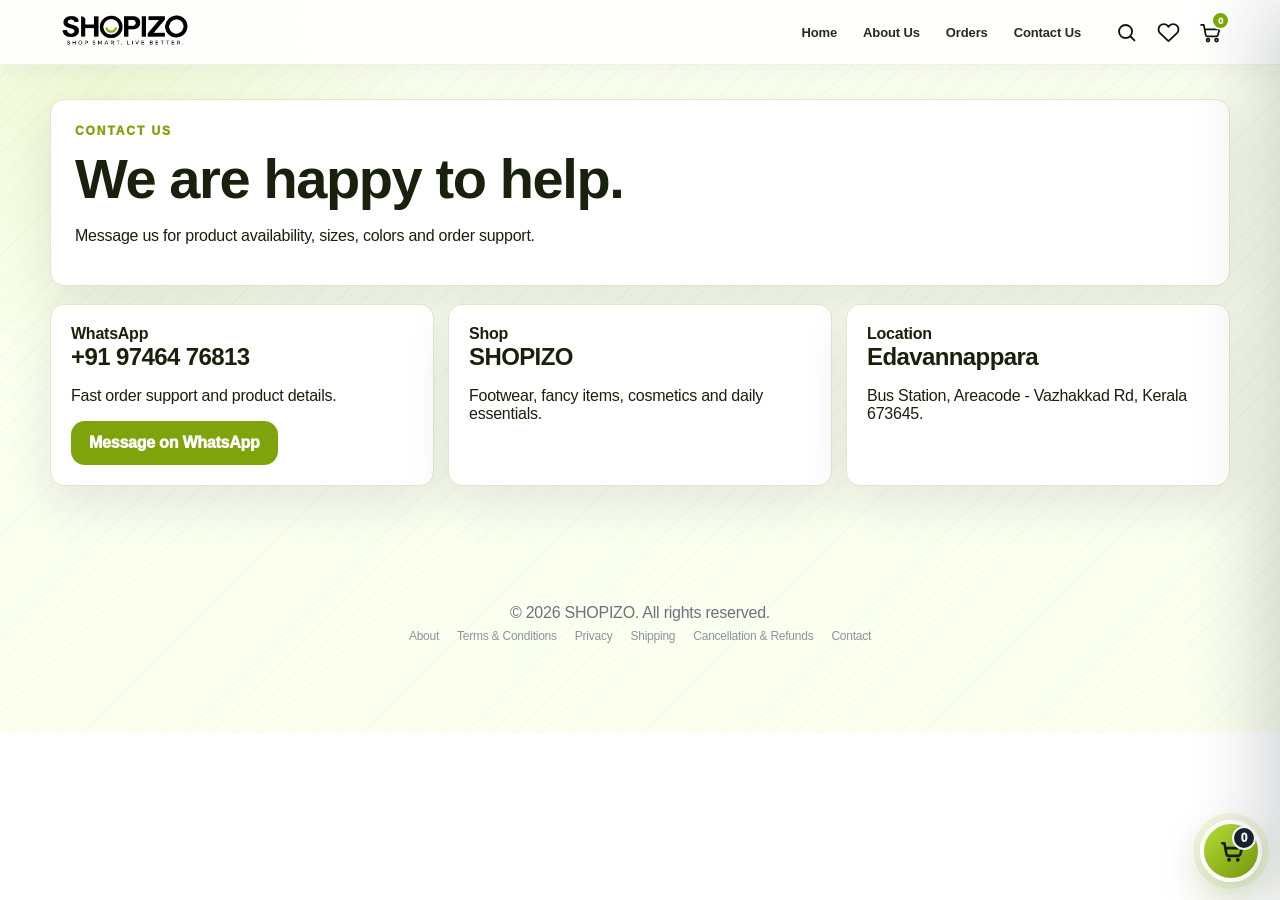
<file: contact.html>
<!DOCTYPE html>
<html lang="en">
<head>
  <meta charset="UTF-8">
  <meta name="viewport" content="width=device-width, initial-scale=1.0">
  <link rel="preconnect" href="https://cdn.jsdelivr.net" crossorigin>
  <link rel="preconnect" href="https://wnavzhrkwgnegjdetdno.supabase.co" crossorigin>
  <link rel="dns-prefetch" href="//cdn.jsdelivr.net">
  <link rel="dns-prefetch" href="//wnavzhrkwgnegjdetdno.supabase.co">
  <title>Contact SHOPIZO | Edavannappara</title>
  <!-- SEO v54 -->
  <meta name="description" content="Contact SHOPIZO in Edavannappara for product availability, ordering and customer support.">
  <meta name="robots" content="index,follow,max-image-preview:large,max-snippet:-1,max-video-preview:-1">
  <link rel="canonical" href="https://wellone.in/contact.html">
  <meta property="og:site_name" content="SHOPIZO">
  <meta property="og:title" content="Contact SHOPIZO | Edavannappara">
  <meta property="og:description" content="Contact SHOPIZO in Edavannappara for product availability, ordering and customer support.">
  <meta property="og:type" content="website">
  <meta property="og:url" content="https://wellone.in/contact.html">
  <meta property="og:image" content="https://wellone.in/assets/logo.png">
  <meta property="og:image:alt" content="SHOPIZO">
  <meta name="twitter:card" content="summary_large_image">
  <meta name="twitter:title" content="Contact SHOPIZO | Edavannappara">
  <meta name="twitter:description" content="Contact SHOPIZO in Edavannappara for product availability, ordering and customer support.">
  <meta name="twitter:image" content="https://wellone.in/assets/logo.png">
  <link rel="sitemap" type="application/xml" href="https://wellone.in/sitemap.xml">
  <!-- /SEO v54 -->
  <link rel="stylesheet" href="css/style.css?v=20260916">
  <link rel="icon" href="./assets/favicon/favicon.ico?v=20261004g1" type="image/x-icon">
  <link rel="apple-touch-icon" href="./assets/favicon/apple-icon-180x180.png?v=20261004g1">
  <link rel="manifest" href="manifest.webmanifest">
  <meta name="theme-color" content="#ffffff">
  <meta name="apple-mobile-web-app-capable" content="yes">
  <meta name="mobile-web-app-capable" content="yes">
  <meta name="apple-mobile-web-app-title" content="SHOPIZO">
  <meta name="apple-mobile-web-app-status-bar-style" content="default">
</head>
<body>
  <header class="header site-header">
    <div class="nav-wrap">
      <button class="header-back" type="button" data-header-back aria-label="Go back" title="Back">
        <svg viewBox="0 0 24 24" aria-hidden="true"><path d="M14.5 5.5 8 12l6.5 6.5"></path></svg>
      </button>
      <a class="brand" href="index.html" aria-label="SHOPIZO home"><img src="assets/logo.png?v=20261004g1" alt="SHOPIZO logo" width="1800" height="538" decoding="async" fetchpriority="high"></a>
      <nav class="nav" aria-label="Main navigation"><a href="index.html">Home</a><a href="about.html">About Us</a><a href="contact.html">Contact Us</a></nav>
      <div class="header-actions">
        <a class="header-icon header-search" href="catalog.html" aria-label="Search products">
          <svg viewBox="0 0 24 24" aria-hidden="true"><circle cx="11" cy="11" r="6.8"></circle><path d="m16.2 16.2 4.1 4.1"></path></svg>
        </a>
        <a class="header-icon header-cart" href="cart.html" aria-label="Open cart">
          <svg viewBox="0 0 28 28" aria-hidden="true"><path d="M3.5 5.5h3l2.1 11.1a2.2 2.2 0 0 0 2.2 1.8h9.4a2.2 2.2 0 0 0 2.1-1.6l1.8-6.4H8"></path><circle cx="11.2" cy="22.5" r="1.6"></circle><circle cx="20.8" cy="22.5" r="1.6"></circle></svg>
          <span class="header-cart-count" data-cart-count>0</span>
        </a>
        <button class="menu-toggle" type="button" aria-label="Open menu" aria-expanded="false"><span></span><span></span><span></span></button>
      </div>
    </div>
  </header>
  <main>
    <section class="page-head pattern-card">
      <p class="tag">contact us</p>
      <h1>We are happy to help.</h1>
      <p>Message us for product availability, sizes, colors and order support.</p>
    </section>
    <section class="section contact-grid">
      <article class="contact-card"><b>WhatsApp</b><h2>+91 97464 76813</h2><p>Fast order support and product details.</p><a class="btn primary" href="https://wa.me/919746476813?text=Hi" target="_blank">Message on WhatsApp</a></article>
      <article class="contact-card"><b>Shop</b><h2>SHOPIZO</h2><p>Footwear, fancy items, cosmetics and daily essentials.</p></article>
      <article class="contact-card"><b>Location</b><h2>Edavannappara</h2><p>Bus Station, Areacode - Vazhakkad Rd, Kerala 673645.</p></article>
    </section>
  </main>
  <a class="floating-cart" href="cart.html" aria-label="Open cart">Cart <b id="floatCartCount">0</b></a>
  <footer>© 2026 SHOPIZO. All rights reserved.<nav class="footer-legal" aria-label="Legal"><a href="about.html">About</a><a href="terms.html">Terms &amp; Conditions</a><a href="privacy.html">Privacy</a><a href="shipping.html">Shipping</a><a href="refund.html">Cancellation &amp; Refunds</a><a href="contact.html">Contact</a></nav></footer>
  <script src="js/wishlist.js?v=20260916"></script>
  <script src="js/basic.bundle.js?v=20260916"></script>
  <script src="js/pwa-install.js?v=20260916"></script>
</body>
</html>
</file>
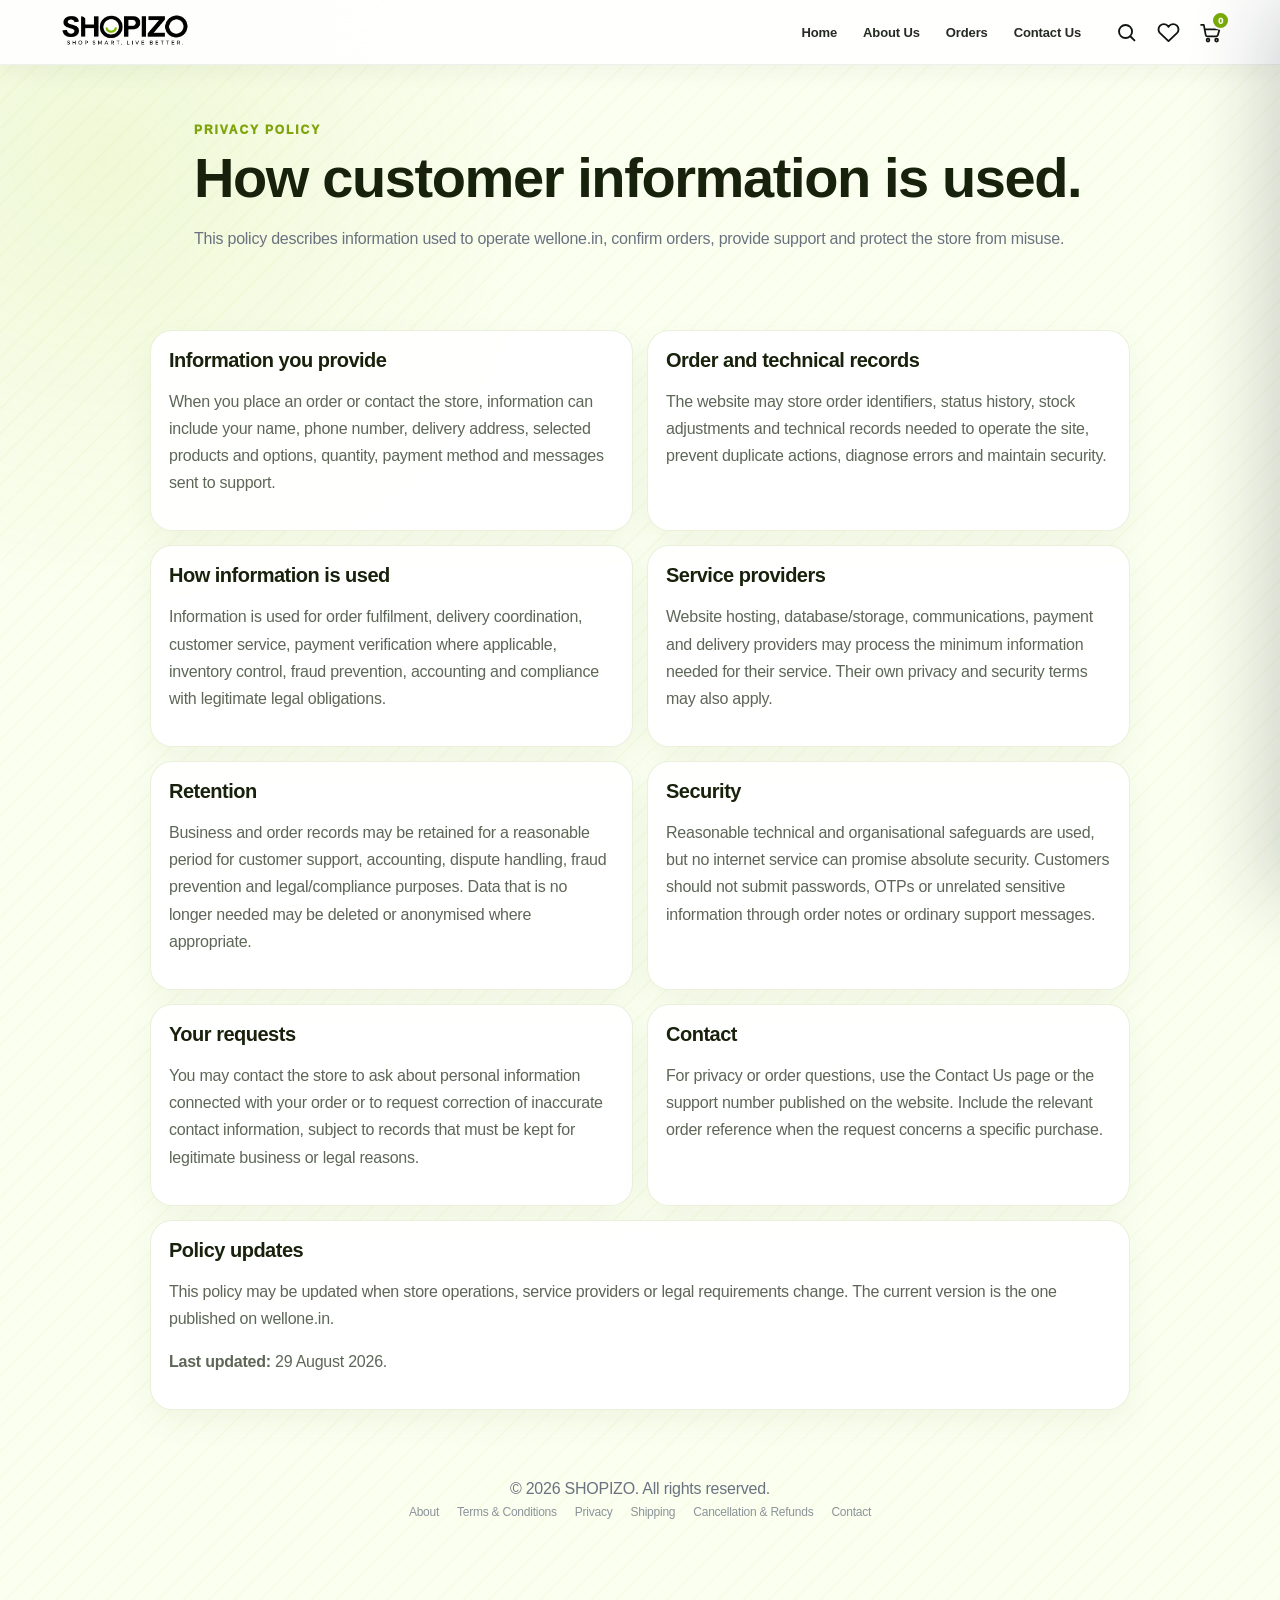
<file: privacy.html>
<!DOCTYPE html><html lang="en"><head><meta charset="UTF-8"><meta name="viewport" content="width=device-width, initial-scale=1.0"><link rel="preconnect" href="https://cdn.jsdelivr.net" crossorigin><title>Privacy Policy | SHOPIZO</title><meta name="description" content="Privacy policy for customer information, orders and website usage at SHOPIZO."><meta name="robots" content="index,follow"><link rel="canonical" href="https://wellone.in/privacy.html"><link rel="stylesheet" href="css/style.css?v=20260916"><link rel="icon" href="./assets/favicon/favicon.ico?v=20261004g1" type="image/x-icon"><link rel="manifest" href="manifest.webmanifest"><meta name="theme-color" content="#ffffff"></head><body><header class="header site-header"><div class="nav-wrap"><button class="header-back" type="button" data-header-back aria-label="Go back" title="Back"><svg viewBox="0 0 24 24" aria-hidden="true"><path d="M14.5 5.5 8 12l6.5 6.5"></path></svg></button><a class="brand" href="index.html" aria-label="SHOPIZO home"><img src="assets/logo.png?v=20261004g1" alt="SHOPIZO logo" width="1800" height="538" decoding="async"></a><nav class="nav" aria-label="Main navigation"><a href="index.html">Home</a><a href="about.html">About Us</a><a href="contact.html">Contact Us</a></nav><div class="header-actions"><a class="header-icon header-search" href="catalog.html" aria-label="Search products"><svg viewBox="0 0 24 24" aria-hidden="true"><circle cx="11" cy="11" r="6.8"></circle><path d="m16.2 16.2 4.1 4.1"></path></svg></a><a class="header-icon header-cart" href="cart.html" aria-label="Open cart"><svg viewBox="0 0 28 28" aria-hidden="true"><path d="M3.5 5.5h3l2.1 11.1a2.2 2.2 0 0 0 2.2 1.8h9.4a2.2 2.2 0 0 0 2.1-1.6l1.8-6.4H8"></path><circle cx="11.2" cy="22.5" r="1.6"></circle><circle cx="20.8" cy="22.5" r="1.6"></circle></svg><span class="header-cart-count" data-cart-count>0</span></a><button class="menu-toggle" type="button" aria-label="Open menu" aria-expanded="false"><span></span><span></span><span></span></button></div></div></header><main class="legal-shell"><section class="page-head legal-hero"><p class="tag">privacy policy</p><h1>How customer information is used.</h1><p class="muted">This policy describes information used to operate wellone.in, confirm orders, provide support and protect the store from misuse.</p></section><section class="legal-grid"><article class="legal-card"><h2>Information you provide</h2><p>When you place an order or contact the store, information can include your name, phone number, delivery address, selected products and options, quantity, payment method and messages sent to support.</p></article><article class="legal-card"><h2>Order and technical records</h2><p>The website may store order identifiers, status history, stock adjustments and technical records needed to operate the site, prevent duplicate actions, diagnose errors and maintain security.</p></article><article class="legal-card"><h2>How information is used</h2><p>Information is used for order fulfilment, delivery coordination, customer service, payment verification where applicable, inventory control, fraud prevention, accounting and compliance with legitimate legal obligations.</p></article><article class="legal-card"><h2>Service providers</h2><p>Website hosting, database/storage, communications, payment and delivery providers may process the minimum information needed for their service. Their own privacy and security terms may also apply.</p></article><article class="legal-card"><h2>Retention</h2><p>Business and order records may be retained for a reasonable period for customer support, accounting, dispute handling, fraud prevention and legal/compliance purposes. Data that is no longer needed may be deleted or anonymised where appropriate.</p></article><article class="legal-card"><h2>Security</h2><p>Reasonable technical and organisational safeguards are used, but no internet service can promise absolute security. Customers should not submit passwords, OTPs or unrelated sensitive information through order notes or ordinary support messages.</p></article><article class="legal-card"><h2>Your requests</h2><p>You may contact the store to ask about personal information connected with your order or to request correction of inaccurate contact information, subject to records that must be kept for legitimate business or legal reasons.</p></article><article class="legal-card"><h2>Contact</h2><p>For privacy or order questions, use the Contact Us page or the support number published on the website. Include the relevant order reference when the request concerns a specific purchase.</p></article><article class="legal-card full"><h2>Policy updates</h2><p>This policy may be updated when store operations, service providers or legal requirements change. The current version is the one published on wellone.in.</p><p><b>Last updated:</b> 29 August 2026.</p></article></section></main><footer>© 2026 SHOPIZO. All rights reserved.<nav class="footer-legal" aria-label="Legal"><a href="about.html">About</a><a href="terms.html">Terms &amp; Conditions</a><a href="privacy.html">Privacy</a><a href="shipping.html">Shipping</a><a href="refund.html">Cancellation &amp; Refunds</a><a href="contact.html">Contact</a></nav></footer><script src="js/wishlist.js?v=20260916"></script>
  <script src="js/basic.bundle.js?v=20260916"></script><script src="js/pwa-install.js?v=20260916"></script></body></html>
</file>
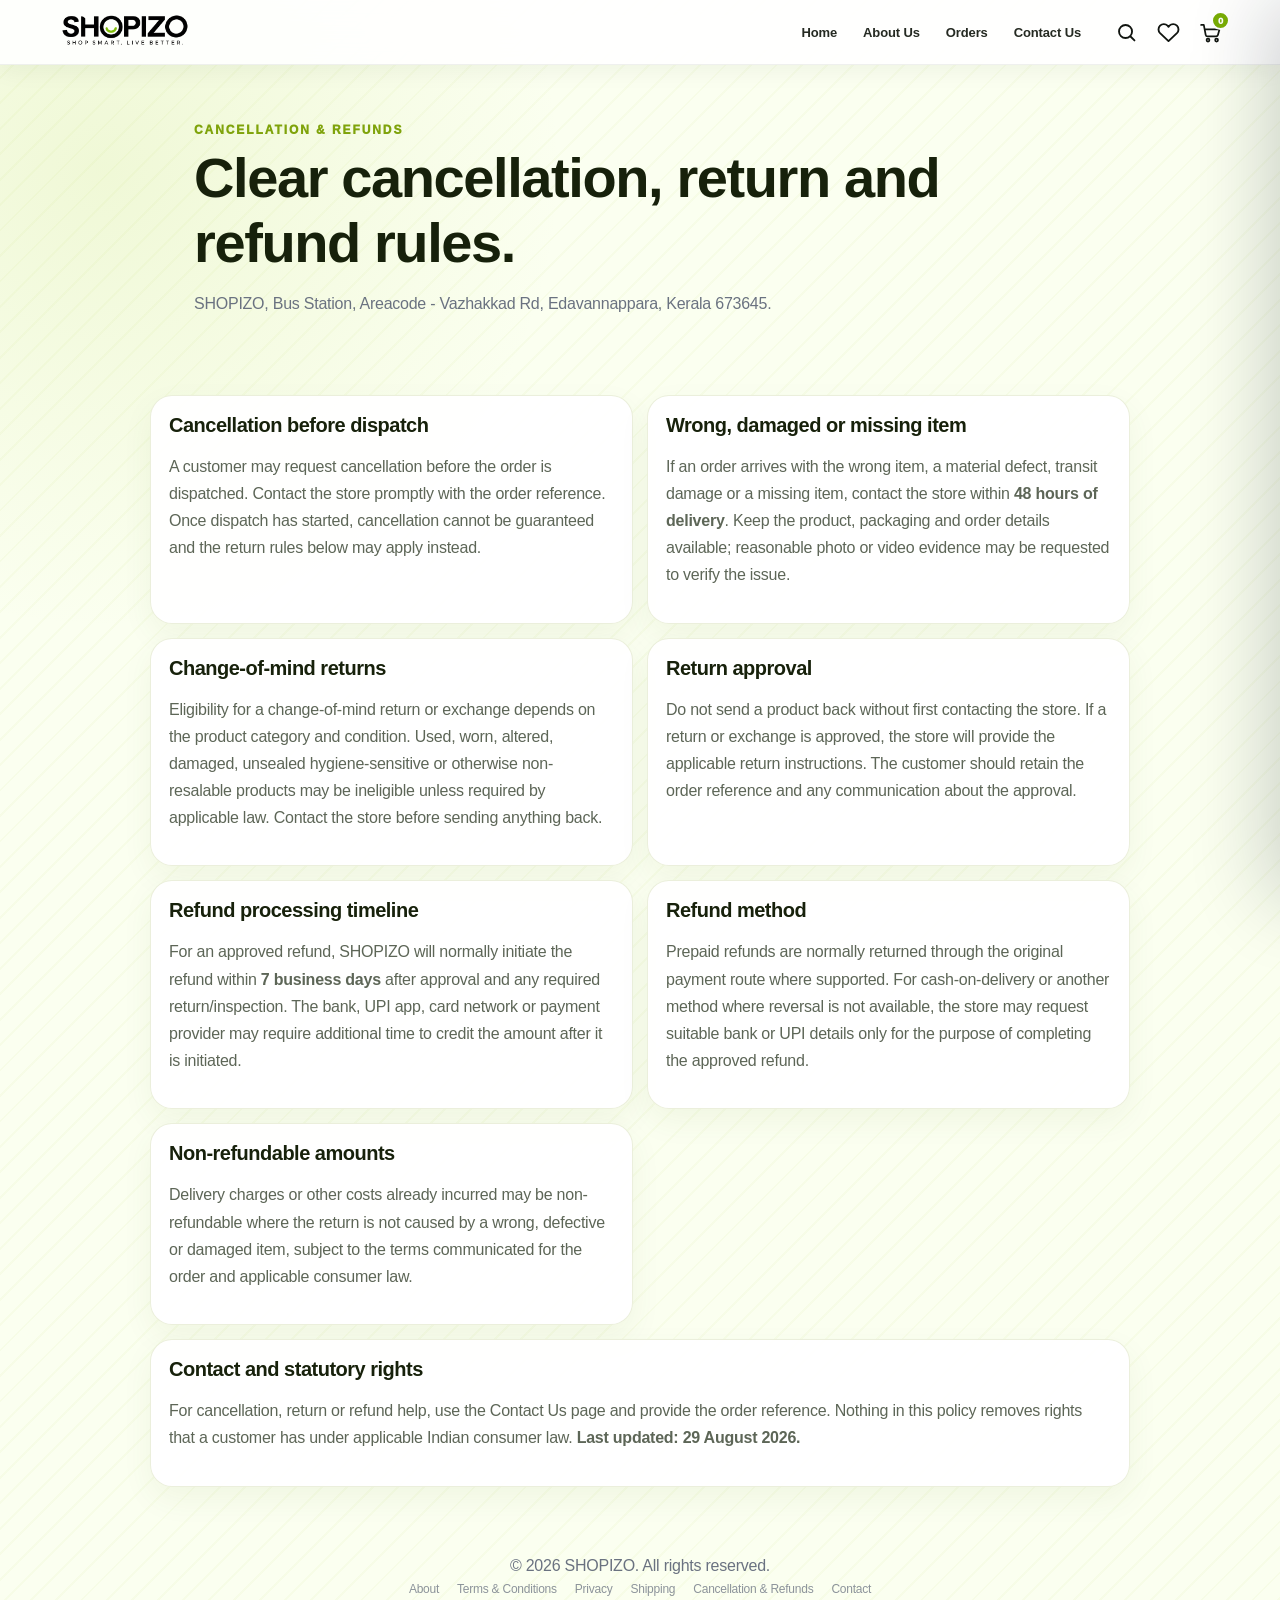
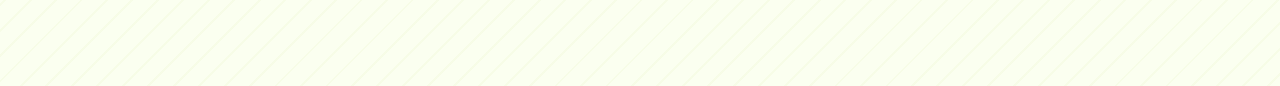
<file: refund.html>
<!DOCTYPE html><html lang="en"><head><meta charset="UTF-8"><meta name="viewport" content="width=device-width, initial-scale=1.0"><link rel="preconnect" href="https://cdn.jsdelivr.net" crossorigin><title>Cancellation & Refund Policy | SHOPIZO</title><meta name="description" content="Cancellation, return, exchange and refund policy for orders placed with SHOPIZO."><meta name="robots" content="index,follow"><link rel="canonical" href="https://wellone.in/refund.html"><link rel="stylesheet" href="css/style.css?v=20260916"><link rel="icon" href="./assets/favicon/favicon.ico?v=20261004g1" type="image/x-icon"><link rel="manifest" href="manifest.webmanifest"><meta name="theme-color" content="#ffffff"></head><body><header class="header site-header"><div class="nav-wrap"><button class="header-back" type="button" data-header-back aria-label="Go back" title="Back"><svg viewBox="0 0 24 24" aria-hidden="true"><path d="M14.5 5.5 8 12l6.5 6.5"></path></svg></button><a class="brand" href="index.html" aria-label="SHOPIZO home"><img src="assets/logo.png?v=20261004g1" alt="SHOPIZO logo" width="1800" height="538" decoding="async"></a><nav class="nav" aria-label="Main navigation"><a href="index.html">Home</a><a href="about.html">About Us</a><a href="contact.html">Contact Us</a></nav><div class="header-actions"><a class="header-icon header-search" href="catalog.html" aria-label="Search products"><svg viewBox="0 0 24 24" aria-hidden="true"><circle cx="11" cy="11" r="6.8"></circle><path d="m16.2 16.2 4.1 4.1"></path></svg></a><a class="header-icon header-cart" href="cart.html" aria-label="Open cart"><svg viewBox="0 0 28 28" aria-hidden="true"><path d="M3.5 5.5h3l2.1 11.1a2.2 2.2 0 0 0 2.2 1.8h9.4a2.2 2.2 0 0 0 2.1-1.6l1.8-6.4H8"></path><circle cx="11.2" cy="22.5" r="1.6"></circle><circle cx="20.8" cy="22.5" r="1.6"></circle></svg><span class="header-cart-count" data-cart-count>0</span></a><button class="menu-toggle" type="button" aria-label="Open menu" aria-expanded="false"><span></span><span></span><span></span></button></div></div></header><main class="legal-shell"><section class="page-head legal-hero"><p class="tag">cancellation & refunds</p><h1>Clear cancellation, return and refund rules.</h1><p class="muted">SHOPIZO, Bus Station, Areacode - Vazhakkad Rd, Edavannappara, Kerala 673645.</p></section><section class="legal-grid"><article class="legal-card "><h2>Cancellation before dispatch</h2><p>A customer may request cancellation before the order is dispatched. Contact the store promptly with the order reference. Once dispatch has started, cancellation cannot be guaranteed and the return rules below may apply instead.</p></article><article class="legal-card "><h2>Wrong, damaged or missing item</h2><p>If an order arrives with the wrong item, a material defect, transit damage or a missing item, contact the store within <b>48 hours of delivery</b>. Keep the product, packaging and order details available; reasonable photo or video evidence may be requested to verify the issue.</p></article><article class="legal-card "><h2>Change-of-mind returns</h2><p>Eligibility for a change-of-mind return or exchange depends on the product category and condition. Used, worn, altered, damaged, unsealed hygiene-sensitive or otherwise non-resalable products may be ineligible unless required by applicable law. Contact the store before sending anything back.</p></article><article class="legal-card "><h2>Return approval</h2><p>Do not send a product back without first contacting the store. If a return or exchange is approved, the store will provide the applicable return instructions. The customer should retain the order reference and any communication about the approval.</p></article><article class="legal-card "><h2>Refund processing timeline</h2><p>For an approved refund, SHOPIZO will normally initiate the refund within <b>7 business days</b> after approval and any required return/inspection. The bank, UPI app, card network or payment provider may require additional time to credit the amount after it is initiated.</p></article><article class="legal-card "><h2>Refund method</h2><p>Prepaid refunds are normally returned through the original payment route where supported. For cash-on-delivery or another method where reversal is not available, the store may request suitable bank or UPI details only for the purpose of completing the approved refund.</p></article><article class="legal-card "><h2>Non-refundable amounts</h2><p>Delivery charges or other costs already incurred may be non-refundable where the return is not caused by a wrong, defective or damaged item, subject to the terms communicated for the order and applicable consumer law.</p></article><article class="legal-card full"><h2>Contact and statutory rights</h2><p>For cancellation, return or refund help, use the Contact Us page and provide the order reference. Nothing in this policy removes rights that a customer has under applicable Indian consumer law. <b>Last updated: 29 August 2026.</b></p></article></section></main><footer>© 2026 SHOPIZO. All rights reserved.<nav class="footer-legal" aria-label="Legal"><a href="about.html">About</a><a href="terms.html">Terms &amp; Conditions</a><a href="privacy.html">Privacy</a><a href="shipping.html">Shipping</a><a href="refund.html">Cancellation &amp; Refunds</a><a href="contact.html">Contact</a></nav></footer><script src="js/wishlist.js?v=20260916"></script>
  <script src="js/basic.bundle.js?v=20260916"></script><script src="js/pwa-install.js?v=20260916"></script></body></html>
</file>
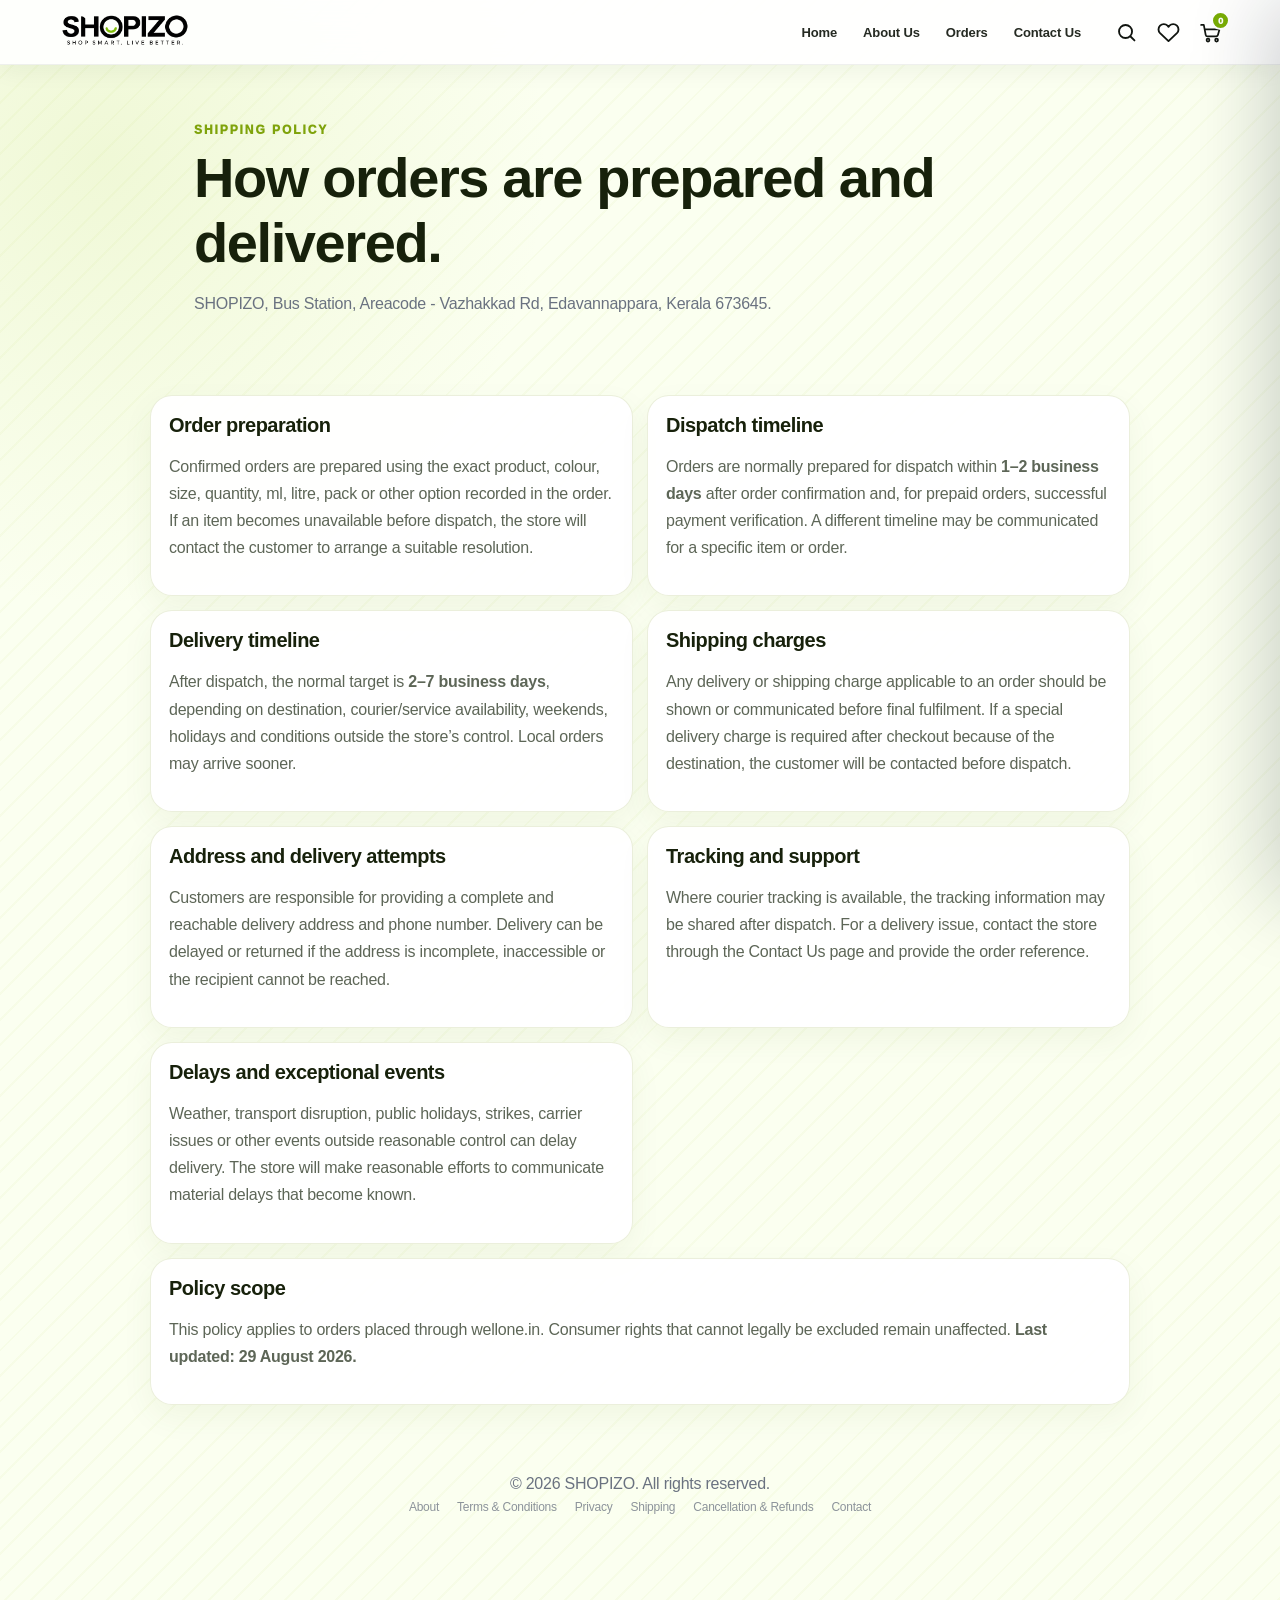
<file: shipping.html>
<!DOCTYPE html><html lang="en"><head><meta charset="UTF-8"><meta name="viewport" content="width=device-width, initial-scale=1.0"><link rel="preconnect" href="https://cdn.jsdelivr.net" crossorigin><title>Shipping Policy | SHOPIZO</title><meta name="description" content="Shipping, dispatch, delivery timeline and order support policy for SHOPIZO."><meta name="robots" content="index,follow"><link rel="canonical" href="https://wellone.in/shipping.html"><link rel="stylesheet" href="css/style.css?v=20260916"><link rel="icon" href="./assets/favicon/favicon.ico?v=20261004g1" type="image/x-icon"><link rel="manifest" href="manifest.webmanifest"><meta name="theme-color" content="#ffffff"></head><body><header class="header site-header"><div class="nav-wrap"><button class="header-back" type="button" data-header-back aria-label="Go back" title="Back"><svg viewBox="0 0 24 24" aria-hidden="true"><path d="M14.5 5.5 8 12l6.5 6.5"></path></svg></button><a class="brand" href="index.html" aria-label="SHOPIZO home"><img src="assets/logo.png?v=20261004g1" alt="SHOPIZO logo" width="1800" height="538" decoding="async"></a><nav class="nav" aria-label="Main navigation"><a href="index.html">Home</a><a href="about.html">About Us</a><a href="contact.html">Contact Us</a></nav><div class="header-actions"><a class="header-icon header-search" href="catalog.html" aria-label="Search products"><svg viewBox="0 0 24 24" aria-hidden="true"><circle cx="11" cy="11" r="6.8"></circle><path d="m16.2 16.2 4.1 4.1"></path></svg></a><a class="header-icon header-cart" href="cart.html" aria-label="Open cart"><svg viewBox="0 0 28 28" aria-hidden="true"><path d="M3.5 5.5h3l2.1 11.1a2.2 2.2 0 0 0 2.2 1.8h9.4a2.2 2.2 0 0 0 2.1-1.6l1.8-6.4H8"></path><circle cx="11.2" cy="22.5" r="1.6"></circle><circle cx="20.8" cy="22.5" r="1.6"></circle></svg><span class="header-cart-count" data-cart-count>0</span></a><button class="menu-toggle" type="button" aria-label="Open menu" aria-expanded="false"><span></span><span></span><span></span></button></div></div></header><main class="legal-shell"><section class="page-head legal-hero"><p class="tag">shipping policy</p><h1>How orders are prepared and delivered.</h1><p class="muted">SHOPIZO, Bus Station, Areacode - Vazhakkad Rd, Edavannappara, Kerala 673645.</p></section><section class="legal-grid"><article class="legal-card "><h2>Order preparation</h2><p>Confirmed orders are prepared using the exact product, colour, size, quantity, ml, litre, pack or other option recorded in the order. If an item becomes unavailable before dispatch, the store will contact the customer to arrange a suitable resolution.</p></article><article class="legal-card "><h2>Dispatch timeline</h2><p>Orders are normally prepared for dispatch within <b>1–2 business days</b> after order confirmation and, for prepaid orders, successful payment verification. A different timeline may be communicated for a specific item or order.</p></article><article class="legal-card "><h2>Delivery timeline</h2><p>After dispatch, the normal target is <b>2–7 business days</b>, depending on destination, courier/service availability, weekends, holidays and conditions outside the store’s control. Local orders may arrive sooner.</p></article><article class="legal-card "><h2>Shipping charges</h2><p>Any delivery or shipping charge applicable to an order should be shown or communicated before final fulfilment. If a special delivery charge is required after checkout because of the destination, the customer will be contacted before dispatch.</p></article><article class="legal-card "><h2>Address and delivery attempts</h2><p>Customers are responsible for providing a complete and reachable delivery address and phone number. Delivery can be delayed or returned if the address is incomplete, inaccessible or the recipient cannot be reached.</p></article><article class="legal-card "><h2>Tracking and support</h2><p>Where courier tracking is available, the tracking information may be shared after dispatch. For a delivery issue, contact the store through the Contact Us page and provide the order reference.</p></article><article class="legal-card "><h2>Delays and exceptional events</h2><p>Weather, transport disruption, public holidays, strikes, carrier issues or other events outside reasonable control can delay delivery. The store will make reasonable efforts to communicate material delays that become known.</p></article><article class="legal-card full"><h2>Policy scope</h2><p>This policy applies to orders placed through wellone.in. Consumer rights that cannot legally be excluded remain unaffected. <b>Last updated: 29 August 2026.</b></p></article></section></main><footer>© 2026 SHOPIZO. All rights reserved.<nav class="footer-legal" aria-label="Legal"><a href="about.html">About</a><a href="terms.html">Terms &amp; Conditions</a><a href="privacy.html">Privacy</a><a href="shipping.html">Shipping</a><a href="refund.html">Cancellation &amp; Refunds</a><a href="contact.html">Contact</a></nav></footer><script src="js/wishlist.js?v=20260916"></script>
  <script src="js/basic.bundle.js?v=20260916"></script><script src="js/pwa-install.js?v=20260916"></script></body></html>
</file>
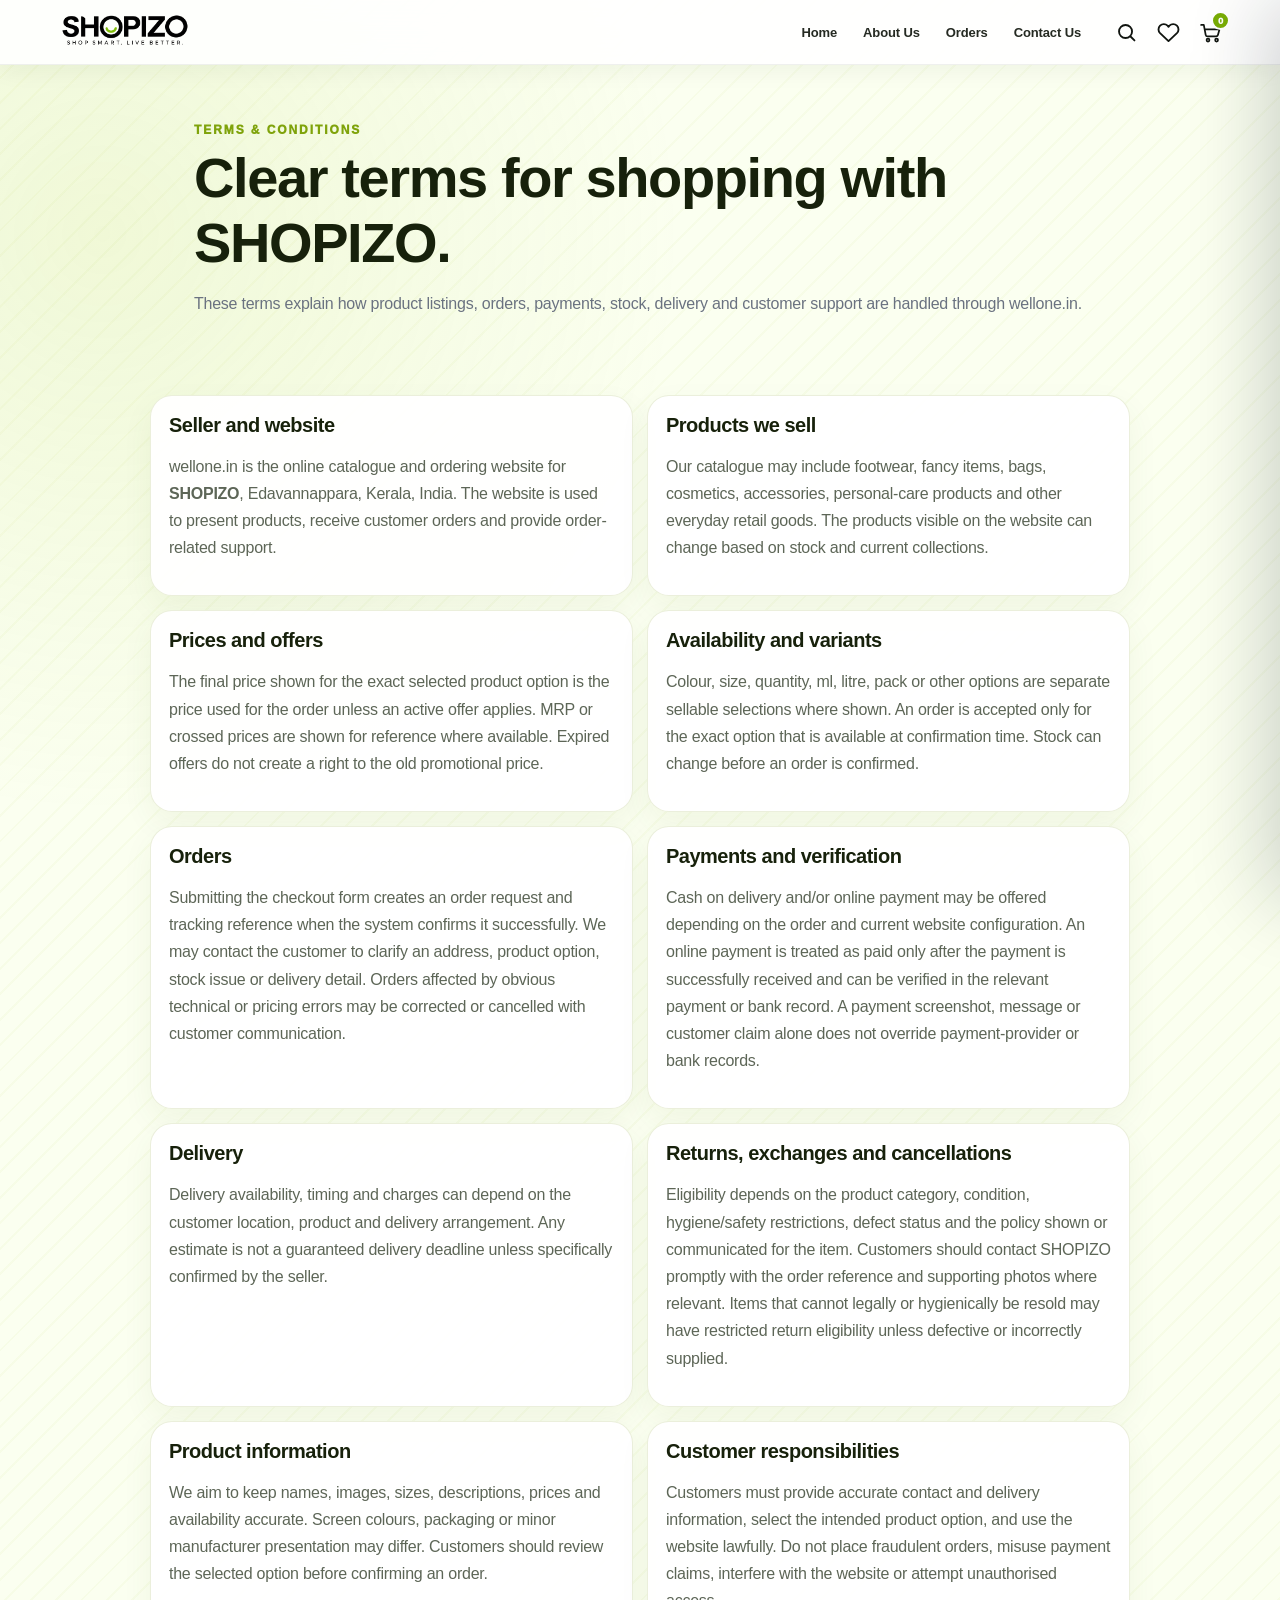
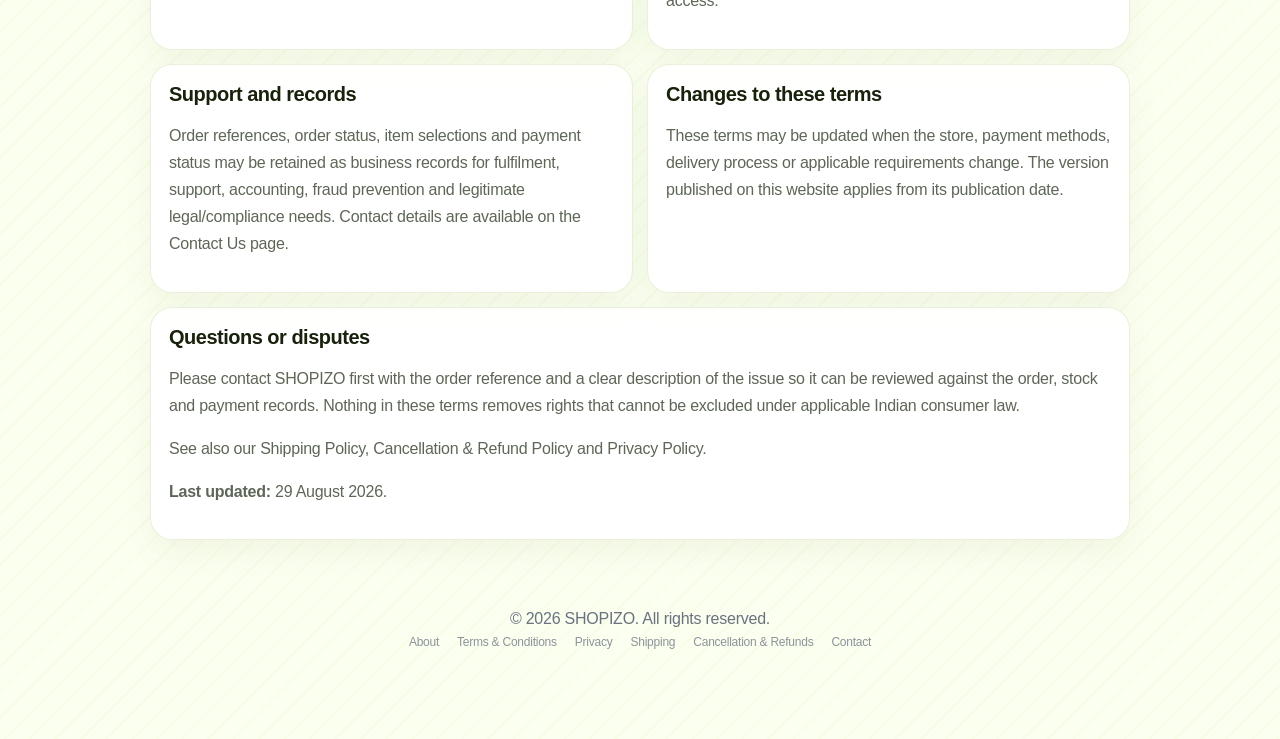
<file: terms.html>
<!DOCTYPE html><html lang="en"><head><meta charset="UTF-8"><meta name="viewport" content="width=device-width, initial-scale=1.0"><link rel="preconnect" href="https://cdn.jsdelivr.net" crossorigin><title>Terms & Conditions | SHOPIZO</title><meta name="description" content="Terms and conditions for browsing, ordering, payments, availability, delivery, returns and customer support at SHOPIZO."><meta name="robots" content="index,follow"><link rel="canonical" href="https://wellone.in/terms.html"><link rel="stylesheet" href="css/style.css?v=20260916"><link rel="icon" href="./assets/favicon/favicon.ico?v=20261004g1" type="image/x-icon"><link rel="manifest" href="manifest.webmanifest"><meta name="theme-color" content="#ffffff"></head><body><header class="header site-header"><div class="nav-wrap"><button class="header-back" type="button" data-header-back aria-label="Go back" title="Back"><svg viewBox="0 0 24 24" aria-hidden="true"><path d="M14.5 5.5 8 12l6.5 6.5"></path></svg></button><a class="brand" href="index.html" aria-label="SHOPIZO home"><img src="assets/logo.png?v=20261004g1" alt="SHOPIZO logo" width="1800" height="538" decoding="async"></a><nav class="nav" aria-label="Main navigation"><a href="index.html">Home</a><a href="about.html">About Us</a><a href="contact.html">Contact Us</a></nav><div class="header-actions"><a class="header-icon header-search" href="catalog.html" aria-label="Search products"><svg viewBox="0 0 24 24" aria-hidden="true"><circle cx="11" cy="11" r="6.8"></circle><path d="m16.2 16.2 4.1 4.1"></path></svg></a><a class="header-icon header-cart" href="cart.html" aria-label="Open cart"><svg viewBox="0 0 28 28" aria-hidden="true"><path d="M3.5 5.5h3l2.1 11.1a2.2 2.2 0 0 0 2.2 1.8h9.4a2.2 2.2 0 0 0 2.1-1.6l1.8-6.4H8"></path><circle cx="11.2" cy="22.5" r="1.6"></circle><circle cx="20.8" cy="22.5" r="1.6"></circle></svg><span class="header-cart-count" data-cart-count>0</span></a><button class="menu-toggle" type="button" aria-label="Open menu" aria-expanded="false"><span></span><span></span><span></span></button></div></div></header><main class="legal-shell"><section class="page-head legal-hero"><p class="tag">terms &amp; conditions</p><h1>Clear terms for shopping with SHOPIZO.</h1><p class="muted">These terms explain how product listings, orders, payments, stock, delivery and customer support are handled through wellone.in.</p></section><section class="legal-grid"><article class="legal-card"><h2>Seller and website</h2><p>wellone.in is the online catalogue and ordering website for <b>SHOPIZO</b>, Edavannappara, Kerala, India. The website is used to present products, receive customer orders and provide order-related support.</p></article><article class="legal-card"><h2>Products we sell</h2><p>Our catalogue may include footwear, fancy items, bags, cosmetics, accessories, personal-care products and other everyday retail goods. The products visible on the website can change based on stock and current collections.</p></article><article class="legal-card"><h2>Prices and offers</h2><p>The final price shown for the exact selected product option is the price used for the order unless an active offer applies. MRP or crossed prices are shown for reference where available. Expired offers do not create a right to the old promotional price.</p></article><article class="legal-card"><h2>Availability and variants</h2><p>Colour, size, quantity, ml, litre, pack or other options are separate sellable selections where shown. An order is accepted only for the exact option that is available at confirmation time. Stock can change before an order is confirmed.</p></article><article class="legal-card"><h2>Orders</h2><p>Submitting the checkout form creates an order request and tracking reference when the system confirms it successfully. We may contact the customer to clarify an address, product option, stock issue or delivery detail. Orders affected by obvious technical or pricing errors may be corrected or cancelled with customer communication.</p></article><article class="legal-card"><h2>Payments and verification</h2><p>Cash on delivery and/or online payment may be offered depending on the order and current website configuration. An online payment is treated as paid only after the payment is successfully received and can be verified in the relevant payment or bank record. A payment screenshot, message or customer claim alone does not override payment-provider or bank records.</p></article><article class="legal-card"><h2>Delivery</h2><p>Delivery availability, timing and charges can depend on the customer location, product and delivery arrangement. Any estimate is not a guaranteed delivery deadline unless specifically confirmed by the seller.</p></article><article class="legal-card"><h2>Returns, exchanges and cancellations</h2><p>Eligibility depends on the product category, condition, hygiene/safety restrictions, defect status and the policy shown or communicated for the item. Customers should contact SHOPIZO promptly with the order reference and supporting photos where relevant. Items that cannot legally or hygienically be resold may have restricted return eligibility unless defective or incorrectly supplied.</p></article><article class="legal-card"><h2>Product information</h2><p>We aim to keep names, images, sizes, descriptions, prices and availability accurate. Screen colours, packaging or minor manufacturer presentation may differ. Customers should review the selected option before confirming an order.</p></article><article class="legal-card"><h2>Customer responsibilities</h2><p>Customers must provide accurate contact and delivery information, select the intended product option, and use the website lawfully. Do not place fraudulent orders, misuse payment claims, interfere with the website or attempt unauthorised access.</p></article><article class="legal-card"><h2>Support and records</h2><p>Order references, order status, item selections and payment status may be retained as business records for fulfilment, support, accounting, fraud prevention and legitimate legal/compliance needs. Contact details are available on the Contact Us page.</p></article><article class="legal-card"><h2>Changes to these terms</h2><p>These terms may be updated when the store, payment methods, delivery process or applicable requirements change. The version published on this website applies from its publication date.</p></article><article class="legal-card full"><h2>Questions or disputes</h2><p>Please contact SHOPIZO first with the order reference and a clear description of the issue so it can be reviewed against the order, stock and payment records. Nothing in these terms removes rights that cannot be excluded under applicable Indian consumer law.</p><p>See also our <a href="shipping.html">Shipping Policy</a>, <a href="refund.html">Cancellation &amp; Refund Policy</a> and <a href="privacy.html">Privacy Policy</a>.</p><p><b>Last updated:</b> 29 August 2026.</p></article></section></main><footer>© 2026 SHOPIZO. All rights reserved.<nav class="footer-legal" aria-label="Legal"><a href="about.html">About</a><a href="terms.html">Terms &amp; Conditions</a><a href="privacy.html">Privacy</a><a href="shipping.html">Shipping</a><a href="refund.html">Cancellation &amp; Refunds</a><a href="contact.html">Contact</a></nav></footer><script src="js/wishlist.js?v=20260916"></script>
  <script src="js/basic.bundle.js?v=20260916"></script><script src="js/pwa-install.js?v=20260916"></script></body></html>
</file>
<file: css/style.css>
:root{
  --brand:#6f8f0d;
  --brand-2:#abcf3b;
  --green:#abcf3b;
  --green-dark:#6f8f0d;
  --ink:#18220b;
  --muted:#66705f;
  --line:#dfecc4;
  --soft:#f3fbe1;
  --paper:#fdfff8;
  --cream:#f4fadf;
  --shadow:0 20px 55px rgba(70,95,20,.14);
}
*{box-sizing:border-box}
html,body{max-width:100%;overflow-x:hidden}
body{margin:0;font-family:Inter,system-ui,-apple-system,Segoe UI,Roboto,Arial,sans-serif;background:#f7fbe9;color:var(--ink);background-image:radial-gradient(circle at 12% 18%,rgba(255,255,255,.72),transparent 20%),radial-gradient(circle at 82% 12%,rgba(111,143,13,.10),transparent 22%),repeating-linear-gradient(135deg,rgba(111,143,13,.045) 0 2px,transparent 2px 18px);background-attachment:fixed}
a{color:inherit;text-decoration:none}img{max-width:100%;display:block}button,input,select,textarea{font:inherit}.hidden{display:none!important}
.header{position:sticky;top:0;z-index:50;margin:12px auto 0;width:min(1160px,calc(100% - 24px));display:flex;align-items:center;justify-content:space-between;gap:14px;padding:10px 12px;background:rgba(255,250,244,.86);border:1px solid rgba(111,143,13,.16);border-radius:24px;box-shadow:0 14px 40px rgba(70,95,20,.11);backdrop-filter:blur(16px)}
.brand{display:flex;align-items:center;gap:10px;font-weight:950;letter-spacing:-.03em}.brand img{height:46px;width:46px;object-fit:contain;border-radius:14px}.brand span{white-space:nowrap}.nav{display:flex;align-items:center;gap:6px}.nav a{padding:10px 14px;border-radius:999px;font-weight:850;color:var(--muted)}.nav a:hover,.nav .cart-pill{background:var(--soft);color:var(--brand)}.cart-pill b{background:var(--brand);color:#fff;border-radius:999px;padding:1px 7px;margin-left:3px}.menu-toggle{display:none;width:44px;height:44px;border:1px solid var(--line);border-radius:16px;background:#fdfff8}.menu-toggle span{display:block;width:20px;height:2px;background:var(--ink);margin:4px auto;border-radius:9px}
main{width:min(1160px,calc(100% - 24px));margin:16px auto 80px}.section{margin:18px 0}.pattern-card,.info-card,.contact-card,.empty-card{background:rgba(255,250,244,.92);border:1px solid rgba(111,143,13,.16);border-radius:28px;box-shadow:var(--shadow)}.tag{text-transform:uppercase;color:var(--brand);letter-spacing:.16em;font-size:12px;font-weight:950;margin:0 0 8px}.muted{color:var(--muted);line-height:1.6}.lead{font-size:18px;color:var(--muted);line-height:1.6}.btn{display:inline-flex;align-items:center;justify-content:center;border:0;border-radius:18px;padding:13px 18px;font-weight:950;cursor:pointer}.btn.primary{background:var(--brand);color:#fff}.btn.light{background:var(--soft);color:var(--brand)}.btn.full{width:100%}.actions{display:flex;gap:12px;flex-wrap:wrap}.section-title-row{display:flex;justify-content:space-between;align-items:end;gap:14px;margin:0 0 12px}.section-title-row h1,.section-title-row h2{margin:0;font-size:clamp(24px,4vw,42px);line-height:1}.section-title-row.compact h1{font-size:clamp(24px,6vw,42px)}.mini-link{color:var(--brand);font-weight:950}
.quick-shop{padding:24px;margin-top:16px}.quick-shop h1{font-size:clamp(28px,7vw,54px);line-height:.96;margin:0 0 18px;letter-spacing:-.06em}.search-bar{display:grid;grid-template-columns:1fr auto;gap:10px;width:100%}.search-bar input{width:100%;border:1px solid var(--line);border-radius:18px;padding:15px 16px;background:#fff;color:var(--ink);outline:none}.search-bar input:focus{border-color:#aecb5a;box-shadow:0 0 0 4px rgba(111,143,13,.08)}.search-bar button,.filter-toggle{border:0;border-radius:18px;background:var(--brand);color:#fff;font-weight:950;padding:0 20px;min-height:52px;cursor:pointer}
.offer-section{margin-top:16px}.offer-slider{display:grid;grid-auto-flow:column;grid-auto-columns:minmax(280px,48%);gap:14px;overflow-x:auto;overscroll-behavior-inline:contain;padding:4px 2px 14px;scroll-snap-type:x mandatory}.offer-card{position:relative;min-height:300px;border-radius:30px;overflow:hidden;background:#fff;border:1px solid rgba(111,143,13,.16);box-shadow:var(--shadow);scroll-snap-align:start}.offer-img{position:absolute;inset:0}.offer-img img{width:100%;height:100%;object-fit:cover}.offer-card:after{content:'';position:absolute;inset:0;background:linear-gradient(90deg,rgba(43,23,15,.82),rgba(43,23,15,.38),rgba(43,23,15,.05))}.offer-copy{position:relative;z-index:1;color:#fff;padding:28px;width:min(72%,420px)}.offer-copy .tag{color:#fff}.offer-copy h2{font-size:clamp(26px,5vw,46px);letter-spacing:-.05em;line-height:1;margin:0 0 12px}.offer-price{display:flex;align-items:center;gap:12px}.offer-price del{opacity:.72;font-size:18px}.offer-price strong{font-size:32px}.offer-copy span{display:inline-flex;margin-top:10px;background:rgba(255,255,255,.14);padding:8px 12px;border-radius:999px;font-weight:850}
.category-grid{display:grid;grid-template-columns:repeat(4,minmax(0,1fr));gap:14px}.cat-card{position:relative;overflow:hidden;background:#fff;border:1px solid rgba(111,143,13,.16);border-radius:26px;box-shadow:0 14px 34px rgba(70,95,20,.10);cursor:pointer;transition:.18s ease}.cat-card:hover{transform:translateY(-2px)}.cat-card .media{aspect-ratio:4/3;background:#fbfff3}.cat-card img{width:100%;height:100%;object-fit:cover}.cat-card div:last-child{padding:13px 14px;display:flex;justify-content:space-between;align-items:center;gap:10px}.cat-card h3{margin:0;font-size:17px;line-height:1.1}.cat-card span{color:var(--brand);font-weight:950;font-size:13px}
.catalog-tools{position:sticky;top:86px;z-index:30;padding:12px;margin:12px 0 16px}.category-tools{display:flex;gap:10px;margin-top:10px}.category-tools select{flex:1;min-height:52px;border:1px solid var(--line);border-radius:18px;background:#fff;padding:0 14px;color:var(--ink);font-weight:850}.filter-toggle{background:#fff;color:var(--brand);border:1px solid var(--line)}.filter-chips{display:flex;flex-wrap:wrap;align-items:center;gap:8px;overflow:visible;padding:10px 0 0}.chip{max-width:100%;border:1px solid var(--line);background:#fff;border-radius:999px;padding:10px 14px;font-weight:900;color:var(--brand);cursor:pointer;white-space:normal;line-height:1.2;text-align:center}.chip.active{background:var(--brand);color:#fff;border-color:var(--brand)}
.product-grid{display:grid;grid-template-columns:repeat(4,minmax(0,1fr));gap:14px}.product-card{background:#fff;border:1px solid rgba(111,143,13,.15);border-radius:24px;box-shadow:0 14px 34px rgba(70,95,20,.09);overflow:hidden;cursor:pointer;transition:.18s ease}.product-card:hover{transform:translateY(-2px)}.product-media{aspect-ratio:4/3;background:#fbfff3}.product-media img{width:100%;height:100%;object-fit:cover}.product-pad{padding:12px}.product-badge{display:inline-flex;max-width:100%;padding:5px 9px;border-radius:999px;background:var(--soft);color:var(--brand);font-size:11px;font-weight:950;margin-bottom:6px}.product-card h3{font-size:16px;margin:0 0 8px;line-height:1.18;min-height:38px;display:-webkit-box;-webkit-line-clamp:2;-webkit-box-orient:vertical;overflow:hidden}.price-row{display:flex;align-items:center;gap:7px;flex-wrap:wrap;min-height:30px}.price-row del{color:#778369;font-size:13px}.price-row strong{font-size:19px;color:var(--brand);font-weight:950}.price-row em{font-style:normal;background:#f6efe7;color:var(--muted);border-radius:999px;padding:3px 7px;font-size:11px;font-weight:850}.product-card button{width:100%;margin-top:10px;border:0;border-radius:14px;background:var(--soft);color:var(--brand);padding:10px;font-weight:950}
.shimmer{position:relative;overflow:hidden;background:#edf6d8}.shimmer:before,.skeleton-card:before,.skeleton-product:before{content:'';position:absolute;inset:-60%;background:linear-gradient(135deg,transparent 40%,rgba(255,255,255,.62) 50%,transparent 60%);animation:shine 1.15s linear infinite}@keyframes shine{from{transform:translate(-28%,-28%)}to{transform:translate(28%,28%)}}.skeleton-grid{min-height:220px}.skeleton-card,.skeleton-product{position:relative;min-height:210px;border-radius:26px;background:#fbfff3;border:1px solid var(--line);overflow:hidden}.skeleton-card span,.skeleton-product span{display:block;aspect-ratio:4/3;background:#edf6d8}.skeleton-card b,.skeleton-card small,.skeleton-product b,.skeleton-product small{display:block;margin:12px;height:16px;border-radius:9px;background:#dceabc}.skeleton-card small,.skeleton-product small{width:55%;height:12px}.skeleton-product{min-height:270px}
.product-detail{display:grid;grid-template-columns:minmax(0,1fr) minmax(320px,.86fr);gap:22px;padding:18px;margin-top:18px}.detail-main-img{border-radius:26px;overflow:hidden;background:#fbfff3;border:1px solid var(--line);aspect-ratio:4/3}.detail-main-img img{width:100%;height:100%;object-fit:cover}.thumb-row{display:grid;grid-template-columns:repeat(auto-fill,minmax(74px,1fr));gap:9px;margin-top:10px}.thumb{border:2px solid transparent;background:#fff;border-radius:16px;padding:3px;cursor:pointer}.thumb.active{border-color:var(--brand)}.thumb img{width:100%;aspect-ratio:4/3;object-fit:cover;border-radius:12px}.detail-info{min-width:0}.detail-info h1{font-size:clamp(28px,5vw,46px);line-height:1;margin:0 0 10px;letter-spacing:-.05em}.option-block{margin:16px 0}.option-block>b{display:block;margin-bottom:9px}.chips{display:flex;flex-wrap:wrap;gap:8px}.qty{display:inline-flex;align-items:center;gap:14px;background:#fff;border:1px solid var(--line);border-radius:18px;padding:8px}.qty button,.mini-qty{border:0;background:var(--soft);color:var(--brand);font-weight:950;border-radius:12px;width:36px;height:34px;cursor:pointer}.qty span{min-width:22px;text-align:center;font-weight:950}.terms-grid{display:grid;grid-template-columns:1fr 1fr;gap:10px;margin:18px 0}.terms-grid article{border:1px solid var(--line);background:#fff;border-radius:18px;padding:12px;display:grid;grid-template-columns:auto 1fr;gap:6px 9px;align-items:center}.terms-grid span{font-size:22px}.terms-grid b{font-size:13px}.terms-grid small{grid-column:1/-1;color:var(--muted);line-height:1.35}.product-detail-skeleton{display:grid;grid-template-columns:1fr 1fr;gap:20px;width:100%}.product-detail-skeleton>div:first-child{aspect-ratio:4/3;border-radius:24px}.product-detail-skeleton b,.product-detail-skeleton span,.product-detail-skeleton button{display:block;height:22px;margin:14px 0;border-radius:12px;background:#dfecc4}.product-detail-skeleton button{height:52px}
.cart-list{display:grid;gap:12px}.cart-item{display:grid;grid-template-columns:96px 1fr auto;gap:12px;align-items:center;background:#fff;border:1px solid var(--line);border-radius:22px;padding:10px;box-shadow:0 10px 30px rgba(70,95,20,.08)}.cart-item img{width:96px;aspect-ratio:4/3;object-fit:cover;border-radius:16px}.cart-item h3{margin:0 0 4px}.cart-item p{margin:3px 0;color:var(--muted)}.cart-item>button{border:0;background:#fff1ef;color:#b3261e;border-radius:14px;padding:10px 12px;font-weight:950}.bottom-bar{position:fixed;left:50%;bottom:12px;transform:translateX(-50%);width:min(620px,calc(100% - 24px));z-index:60;background:rgba(255,250,244,.94);border:1px solid var(--line);border-radius:24px;box-shadow:0 18px 60px rgba(70,95,20,.18);display:flex;align-items:center;justify-content:space-between;gap:12px;padding:12px}.bottom-bar b{font-size:22px;color:var(--brand)}.order-modal{position:fixed;inset:0;background:rgba(43,23,15,.30);z-index:100;display:grid;place-items:center;padding:18px}.order-modal-card{width:min(520px,100%);padding:22px;position:relative}.modal-close{position:absolute;right:14px;top:14px;border:0;background:var(--soft);color:var(--brand);border-radius:999px;width:40px;height:40px;font-size:24px}.order-modal label{display:grid;gap:7px;font-weight:850;margin:10px 0}.order-modal input,.order-modal textarea{border:1px solid var(--line);border-radius:16px;padding:13px;background:#fff}
.hero{display:grid;grid-template-columns:1fr .9fr;gap:24px;align-items:center;padding:28px}.hero-copy h1{font-size:clamp(38px,7vw,76px);letter-spacing:-.07em;line-height:.93;margin:0 0 14px}.hero-stack{position:relative;min-height:360px}.main-photo{width:78%;height:330px;object-fit:cover;border-radius:30px;box-shadow:var(--shadow)}.float-photo{position:absolute;width:42%;aspect-ratio:4/3;object-fit:cover;border:8px solid var(--paper);border-radius:24px;box-shadow:0 18px 44px rgba(70,95,20,.18)}.float-photo.one{right:0;top:24px}.float-photo.two{right:12%;bottom:0}.split-three{display:grid;grid-template-columns:repeat(3,1fr);gap:14px}.info-card,.contact-card,.empty-card{padding:20px}.info-card h2,.contact-card h2{margin:0 0 8px}.steps{padding:24px}.step-grid{display:grid;grid-template-columns:repeat(4,1fr);gap:12px}.step-grid article{background:#fff;border:1px solid var(--line);border-radius:20px;padding:16px}.step-grid b{color:var(--brand)}.long-section{padding:24px}.mini-stats{display:grid;grid-template-columns:repeat(3,1fr);gap:12px;margin-top:16px}.mini-stats div{background:#fff;border:1px solid var(--line);border-radius:18px;padding:14px}.mini-stats b{display:block;color:var(--brand);font-size:20px}.page-head{padding:24px;margin:18px 0}.page-head h1{margin:0;font-size:clamp(32px,7vw,56px);letter-spacing:-.05em}.contact-grid{display:grid;grid-template-columns:repeat(3,1fr);gap:14px}.floating-cart{position:fixed;right:14px;bottom:18px;background:var(--brand);color:#fff;border-radius:999px;padding:12px 16px;font-weight:950;box-shadow:0 14px 34px rgba(70,95,20,.25);z-index:55}.cart-page .floating-cart{display:none}.toast{position:fixed;left:50%;bottom:90px;transform:translateX(-50%) translateY(20px);background:#1f130d;color:#fff;padding:12px 18px;border-radius:999px;z-index:120;opacity:0;transition:.18s ease;font-weight:900}.toast.show{opacity:1;transform:translateX(-50%) translateY(0)}footer{text-align:center;color:var(--muted);padding:28px 10px 90px}
@media(max-width:980px){.category-grid,.product-grid{grid-template-columns:repeat(3,1fr)}.product-detail,.hero{grid-template-columns:1fr}.split-three,.contact-grid{grid-template-columns:1fr}.step-grid{grid-template-columns:1fr 1fr}.hero-stack{min-height:300px}.main-photo{height:280px}}
@media(max-width:720px){body{background-attachment:scroll}.header{width:100%;margin:0;border-radius:0;border-left:0;border-right:0}.brand img{height:42px;width:42px}.menu-toggle{display:block}.nav{position:absolute;top:64px;right:10px;left:10px;display:none;grid-template-columns:1fr;background:rgba(255,250,244,.98);border:1px solid var(--line);border-radius:20px;padding:8px;box-shadow:0 18px 50px rgba(70,95,20,.18)}.header.menu-open .nav{display:grid}.nav a{padding:13px 14px}.category-grid,.product-grid{grid-template-columns:repeat(2,minmax(0,1fr));gap:10px}main{width:calc(100% - 20px);margin-top:10px}.quick-shop{padding:18px}.search-bar{grid-template-columns:1fr}.search-bar button{min-height:50px}.offer-slider{grid-auto-columns:88%}.offer-card{min-height:260px}.offer-copy{width:85%;padding:20px}.catalog-tools{top:66px;margin-left:-2px;margin-right:-2px;border-radius:22px}.product-pad{padding:10px}.product-card h3{font-size:14px;min-height:34px}.price-row strong{font-size:17px}.product-detail{padding:12px;border-radius:22px}.terms-grid{grid-template-columns:1fr}.cart-item{grid-template-columns:84px 1fr}.cart-item>button{grid-column:1/-1}.cart-item img{width:84px}.step-grid,.mini-stats{grid-template-columns:1fr}.floating-cart{right:10px;bottom:10px}.cart-page main{margin-bottom:140px}}

/* v9 final speed + install + old header polish */
html{scroll-behavior:smooth}body{background-attachment:scroll;-webkit-tap-highlight-color:transparent}.header.site-header{position:sticky;top:0;z-index:70;width:100%;margin:0;padding:0;background:rgba(32,32,32,.92);border:0;border-bottom:1px solid rgba(255,255,255,.06);border-radius:0;box-shadow:0 10px 34px rgba(0,0,0,.12);backdrop-filter:blur(16px)}.header .nav-wrap{width:min(1240px,calc(100% - 48px));margin:auto;min-height:78px;display:flex;align-items:center;justify-content:space-between;gap:22px;position:relative}.header .brand{display:flex;align-items:center}.header .brand img{width:150px;height:auto;max-height:48px;object-fit:contain;border-radius:0}.header .brand span{display:none}.header .nav{display:flex;align-items:center;gap:10px}.header .nav a{padding:10px 15px;border-radius:999px;font-weight:800;font-size:15px;color:#ddf1df;background:transparent}.header .nav a:hover,.header .nav .nav-order{background:var(--brand-2);color:#1f1e1e!important}.header .cart-pill b{background:#fff;color:#1f1e1e}.header .menu-toggle{display:none;width:44px;height:44px;border:0;background:#222;border-radius:50%;align-items:center;justify-content:center;flex-direction:column;gap:5px}.header .menu-toggle span{width:18px;height:2px;background:#fff;margin:0;border-radius:99px}.compact-search-card{padding:12px;margin-top:14px;border-radius:22px}.compact-search{grid-template-columns:1fr auto}.compact-search input{min-height:52px;border-radius:17px}.compact-search button{min-width:118px}.categories-only{margin-top:14px}.catalog-tools{background:rgba(253,255,248,.94);backdrop-filter:blur(14px)}.category-tools{align-items:center}.sort-button{flex:1;min-height:52px;border:1px solid var(--line);border-radius:18px;background:#fff;color:var(--ink);font-weight:900;padding:0 14px;display:flex;align-items:center;justify-content:space-between;gap:12px;cursor:pointer}.sort-button i{font-style:normal;color:var(--brand);font-size:18px}.product-card,.cat-card{content-visibility:auto;contain-intrinsic-size:280px;will-change:transform}.product-media img,.cat-card img,.detail-main-img img{transform:translateZ(0)}.soft-badge{background:#fff4e6;color:#7b4b00}.choice-modal{position:fixed;inset:0;z-index:130;background:rgba(18,24,8,.34);display:grid;place-items:end center;padding:14px;animation:fadeIn .16s ease}.choice-card{width:min(520px,100%);max-height:min(76vh,620px);overflow:auto;background:rgba(255,250,244,.98);border:1px solid rgba(111,143,13,.18);border-radius:28px;box-shadow:0 30px 90px rgba(0,0,0,.24);padding:14px;animation:sheetUp .18s ease}.choice-head{display:flex;align-items:center;justify-content:space-between;gap:12px;padding:4px 4px 12px}.choice-head b{font-size:19px}.choice-head button{width:42px;height:42px;border:0;border-radius:999px;background:var(--soft);color:var(--brand);font-size:26px;line-height:1;cursor:pointer}.choice-list{display:grid;gap:9px}.choice-row{width:100%;border:1px solid var(--line);background:#fff;border-radius:18px;padding:15px 16px;display:flex;align-items:center;justify-content:space-between;gap:12px;color:var(--ink);font-weight:900;text-align:left;cursor:pointer}.choice-row.active{background:var(--brand);border-color:var(--brand);color:#fff}.choice-row b{font-size:20px}.select-option-button{width:100%;min-height:58px;border:1px solid rgba(111,143,13,.22);border-radius:20px;background:linear-gradient(135deg,#fff,#f8fde9);box-shadow:0 10px 28px rgba(70,95,20,.08);display:flex;align-items:center;justify-content:space-between;gap:10px;padding:12px 14px;color:var(--ink);font-weight:950;cursor:pointer;text-align:left}.select-option-button span{overflow:hidden;text-overflow:ellipsis}.select-option-button i{font-style:normal;background:var(--brand);color:#fff;border-radius:999px;padding:8px 12px;font-size:13px}.variant-choice-grid{display:grid;grid-template-columns:repeat(2,minmax(0,1fr));gap:10px}.variant-choice{position:relative;border:1px solid var(--line);background:#fff;border-radius:20px;padding:15px;min-height:86px;display:grid;gap:6px;text-align:left;color:var(--ink);cursor:pointer}.variant-choice span{font-weight:950}.variant-choice small{display:flex;gap:7px;align-items:center;color:var(--muted)}.variant-choice small strong{color:var(--brand);font-size:18px}.variant-choice small del{color:#7c8674}.variant-choice>b{position:absolute;right:12px;top:12px;background:var(--brand);color:#fff;border-radius:999px;width:24px;height:24px;display:grid;place-items:center}.variant-choice.active{border-color:var(--brand);box-shadow:0 0 0 4px rgba(111,143,13,.09)}.nice-chips .chip{padding:11px 15px}.add-cart-button{min-height:56px;font-size:16px;box-shadow:0 16px 34px rgba(111,143,13,.22)}.pwa-install{position:fixed;left:14px;bottom:18px;z-index:90;border:0;border-radius:999px;background:#202020;color:#ddf1df;padding:12px 16px;font-weight:950;box-shadow:0 14px 34px rgba(0,0,0,.22);cursor:pointer}.is-pwa .pwa-install{display:none!important}@keyframes fadeIn{from{opacity:0}to{opacity:1}}@keyframes sheetUp{from{transform:translateY(18px);opacity:.8}to{transform:translateY(0);opacity:1}}
@media(max-width:720px){.header.site-header{width:100%;margin:0;border-radius:0}.header .nav-wrap{width:calc(100% - 24px);min-height:68px}.header .brand img{width:122px;max-height:42px}.header .menu-toggle{display:flex}.header .nav{position:absolute;top:76px;right:0;left:0;display:none;grid-template-columns:1fr;background:rgba(32,32,32,.97);border:1px solid rgba(255,255,255,.08);border-radius:20px;padding:8px;box-shadow:0 18px 50px rgba(0,0,0,.26)}.header.menu-open .nav{display:grid}.header .nav a{padding:13px 14px;color:#ddf1df}.compact-search-card{padding:8px;margin-left:-2px;margin-right:-2px}.compact-search{grid-template-columns:1fr auto;gap:7px}.compact-search input{min-width:0;min-height:48px;padding:12px}.compact-search button{min-width:86px;min-height:48px;padding:0 14px}.catalog-tools{top:68px}.category-tools{gap:8px}.sort-button{min-height:48px;border-radius:16px}.filter-toggle{min-height:48px;border-radius:16px}.variant-choice-grid{grid-template-columns:1fr}.choice-card{border-radius:26px 26px 20px 20px}.pwa-install{left:10px;bottom:10px}.floating-cart{bottom:10px}}

/* v10 final speed/cache polish */
.product-media{aspect-ratio:3/4;background:linear-gradient(135deg,#ffffff,#f6fbe8)}
.product-media img{object-fit:contain;padding:6px;background:#fff}
.detail-main-img{aspect-ratio:3/4;background:#fff}
.detail-main-img img{object-fit:contain;padding:8px;background:#fff}
.thumb img{aspect-ratio:3/4;object-fit:contain;background:#fff}
.skeleton-product span{aspect-ratio:3/4}
.product-card{contain:layout paint style;content-visibility:auto;contain-intrinsic-size:360px}
.product-grid{align-items:start}
@media(max-width:720px){.product-media img{padding:4px}.detail-main-img img{padding:5px}.product-card{contain-intrinsic-size:330px}.product-pad{padding:10px}.product-card h3{min-height:32px}}


/* v16 premium old-style cart drawer + stronger checkout */
body.cart-open{overflow:hidden}.cart-float,.floating-cart{position:fixed!important;right:18px!important;bottom:18px!important;width:62px;height:62px;display:grid;place-items:center;background:linear-gradient(135deg,var(--brand),var(--brand-2));color:#fff;border-radius:999px;padding:0!important;font-weight:950;box-shadow:0 18px 44px rgba(70,95,20,.32);z-index:92;border:2px solid rgba(255,255,255,.78)}.cart-icon{font-size:28px;line-height:1}.cart-count{position:absolute;right:-4px;top:-5px;min-width:26px;height:26px;padding:0 7px;border-radius:999px;background:#1f1e1e;color:#fff;display:grid;place-items:center;font-size:12px;font-weight:950;border:2px solid #fff}.floating-cart b{display:none}.cart-overlay{position:fixed;inset:0;background:rgba(9,14,4,.45);opacity:0;pointer-events:none;z-index:100;transition:.18s ease;backdrop-filter:blur(4px)}.cart-overlay.open{opacity:1;pointer-events:auto}.cart-drawer{position:fixed;top:0;right:0;width:min(460px,100%);height:100dvh;background:#fffaf4;z-index:101;transform:translateX(103%);transition:transform .24s cubic-bezier(.2,.8,.2,1);box-shadow:-28px 0 80px rgba(0,0,0,.24);display:grid;grid-template-rows:auto auto 1fr auto;border-left:1px solid rgba(111,143,13,.2)}.cart-drawer.open{transform:translateX(0)}.cart-head{display:flex;align-items:center;justify-content:space-between;gap:14px;padding:20px 20px 14px;background:linear-gradient(135deg,#202020,#2f331d);color:#fff}.cart-head .tag{color:var(--brand-2);margin-bottom:4px}.cart-head h2{margin:0;font-size:28px;letter-spacing:-.05em}.cart-close{width:46px;height:46px;border:0;border-radius:999px;background:rgba(255,255,255,.12);color:#fff;font-size:30px;line-height:1;cursor:pointer}.cart-drawer-total{display:flex;align-items:center;justify-content:space-between;padding:13px 18px;background:#f3fbe1;border-bottom:1px solid var(--line);font-weight:950}.cart-drawer-total strong{font-size:22px;color:var(--brand)}.cart-items{overflow:auto;padding:14px;display:grid;gap:12px;align-content:start}.cart-empty{padding:26px;text-align:center;background:#fff;border:1px solid var(--line);border-radius:24px}.cart-empty h3{margin:0 0 6px;font-size:24px}.premium-cart-item{display:grid;grid-template-columns:96px minmax(0,1fr);gap:12px;background:#fff;border:1px solid rgba(111,143,13,.16);border-radius:22px;padding:10px;box-shadow:0 12px 32px rgba(70,95,20,.08)}.premium-cart-img{width:96px;aspect-ratio:3/4;border-radius:17px;overflow:hidden;background:#f7fbe9;border:1px solid #edf4d8}.premium-cart-img img{width:100%;height:100%;object-fit:contain;background:#fff;padding:4px}.premium-cart-info{min-width:0}.premium-cart-top{display:flex;align-items:start;justify-content:space-between;gap:8px}.premium-cart-top h3{margin:0;font-size:15px;line-height:1.22;display:-webkit-box;-webkit-line-clamp:2;-webkit-box-orient:vertical;overflow:hidden}.cart-remove-x{width:30px;height:30px;flex:0 0 auto;border:0;border-radius:999px;background:#fff1ef;color:#b3261e;font-size:20px;font-weight:900;line-height:1;cursor:pointer}.premium-cart-cat{margin:5px 0;color:var(--muted);font-size:12px;font-weight:800}.premium-cart-meta{display:flex;gap:5px;flex-wrap:wrap;margin:7px 0}.premium-cart-meta span{background:#f7fbe9;border:1px solid var(--line);color:#526118;border-radius:999px;padding:4px 8px;font-size:11px;font-weight:850}.premium-cart-price{display:flex;align-items:center;gap:7px;flex-wrap:wrap;margin:6px 0}.premium-cart-price strong{font-size:19px;color:var(--brand);font-weight:950}.premium-cart-price del{color:#7b8372;font-size:12px}.premium-cart-price em{font-style:normal;background:#fff2dc;color:#885300;border-radius:999px;padding:4px 7px;font-size:10px;font-weight:950}.premium-cart-terms{display:flex;gap:5px;flex-wrap:wrap;margin:7px 0}.premium-cart-terms span{background:#ecf8d1;color:#526118;border-radius:999px;padding:4px 7px;font-size:10px;font-weight:850}.premium-cart-actions{display:flex;align-items:center;justify-content:space-between;gap:10px;margin-top:8px}.premium-cart-actions small{color:var(--muted);font-weight:800}.premium-qty{display:inline-flex;align-items:center;gap:10px;background:#f7fbe9;border:1px solid var(--line);border-radius:999px;padding:5px}.premium-qty button{width:32px;height:32px;border:0;border-radius:999px;background:#fff;color:var(--brand);font-weight:950;font-size:18px;cursor:pointer;box-shadow:0 5px 16px rgba(70,95,20,.08)}.premium-qty b{min-width:18px;text-align:center}.checkout-form{padding:14px;background:#fffaf4;border-top:1px solid var(--line);box-shadow:0 -12px 34px rgba(70,95,20,.08);display:grid;gap:9px}.checkout-form label,.cart-summary label{font-size:12px;color:var(--muted);font-weight:900;display:grid;gap:5px}.checkout-form input,.checkout-form textarea,.cart-summary input,.cart-summary textarea{width:100%;border:1px solid var(--line);border-radius:15px;background:#fff;padding:11px 12px;color:var(--ink);outline:none}.checkout-form input:focus,.checkout-form textarea:focus,.cart-summary input:focus,.cart-summary textarea:focus{border-color:var(--brand-2);box-shadow:0 0 0 4px rgba(171,207,59,.14)}.whatsapp-checkout{min-height:52px;border-radius:17px;background:linear-gradient(135deg,#17b855,#0b8f3d)!important}.cart-layout{display:grid;grid-template-columns:minmax(0,1fr) 360px;gap:16px}.cart-page .cart-list{display:grid;gap:12px}.cart-page .cart-summary{position:sticky;top:96px;align-self:start;padding:18px}.cart-page .cart-summary h2{margin:0 0 14px;color:var(--brand);letter-spacing:-.04em}.cart-page .premium-cart-item{grid-template-columns:112px 1fr;padding:12px;border-radius:24px}.cart-page .premium-cart-img{width:112px}.cart-page .premium-cart-top h3{font-size:17px}.cart-page .floating-cart,.cart-page .cart-float{display:none!important}.cart-page .cart-drawer{display:none}.cart-page .cart-overlay{display:none}.cart-page .cart-list .cart-empty{text-align:left}.cart-page .page-head h1{font-size:clamp(30px,5vw,52px)}@media(max-width:820px){.cart-layout{grid-template-columns:1fr}.cart-page .cart-summary{position:static}.cart-drawer{width:100%;border-radius:24px 24px 0 0;top:auto;bottom:0;height:min(92dvh,760px);transform:translateY(105%);border-left:0;border-top:1px solid rgba(111,143,13,.2)}.cart-drawer.open{transform:translateY(0)}.cart-head{padding:16px 16px 12px;border-radius:24px 24px 0 0}.cart-items{padding:10px}.premium-cart-item{grid-template-columns:86px 1fr;border-radius:20px}.premium-cart-img{width:86px}.premium-cart-top h3{font-size:14px}.checkout-form{padding:11px}.cart-float,.floating-cart{right:13px!important;bottom:13px!important;width:58px;height:58px}.cart-icon{font-size:25px}.cart-page .premium-cart-item{grid-template-columns:88px 1fr}.cart-page .premium-cart-img{width:88px}.cart-page main{margin-bottom:40px}}@media(max-width:420px){.premium-cart-item{grid-template-columns:78px 1fr;gap:9px;padding:8px}.premium-cart-img{width:78px}.premium-cart-price strong{font-size:17px}.premium-qty button{width:29px;height:29px}.premium-cart-meta span:nth-child(n+3){display:none}.cart-head h2{font-size:24px}}


/* v16 old-style customer polish + speed-safe layout */
:root{--dark:#1b2230;--green:#abcf3b;--green-dark:#6f8f0d;--line:#dfe8c8;--soft:#f4fadf;--muted:#667085;--paper:#ffffff;--old-shadow:0 18px 45px rgba(27,34,48,.10)}
body{background:#fbfff0;background-image:radial-gradient(circle at 8% 10%,rgba(171,207,59,.14),transparent 24%),repeating-linear-gradient(135deg,rgba(171,207,59,.05) 0 2px,transparent 2px 18px);font-family:'Outfit',Inter,system-ui,-apple-system,Segoe UI,Roboto,Arial,sans-serif}
.header.site-header{margin:0;width:100%;max-width:none;border:0;border-radius:0;background:#353535;box-shadow:0 8px 30px rgba(0,0,0,.12);padding:12px clamp(16px,5vw,56px)}
.header .nav-wrap{width:100%;max-width:1240px;margin:0 auto;display:flex;align-items:center;justify-content:space-between;gap:18px}.header .brand img{height:54px;width:auto;border-radius:0}.header .nav a{color:#f7ffe9}.header .nav a:hover{background:rgba(171,207,59,.15);color:#fff}.header .nav .nav-order,.header .nav .cart-pill{background:var(--green);color:#172000}.menu-toggle{background:#444;border-color:#5f5f5f}.menu-toggle span{background:#fff}
main{width:min(1180px,calc(100% - 24px));margin:34px auto 90px}.pattern-card,.info-card,.contact-card,.empty-card{background:#fff;border:1px solid var(--line);border-radius:28px;box-shadow:var(--old-shadow)}
.product-grid{grid-template-columns:repeat(auto-fill,minmax(170px,1fr));gap:16px}.product-card{border-radius:26px;box-shadow:0 14px 38px rgba(27,34,48,.07);border:1px solid var(--line);background:#fff}.product-card:hover{transform:translateY(-4px);box-shadow:0 22px 50px rgba(27,34,48,.12)}.product-media{aspect-ratio:3/4;background:#f7fbe9}.product-media img{object-fit:contain;background:#fff;padding:6px}.product-pad{padding:15px}.product-card h3{font-size:18px;min-height:42px}.product-card button{background:#1b2230;color:#fff;border-radius:16px;min-height:44px}.product-card button:hover{background:var(--green);color:#172000}.cat-card .media{aspect-ratio:4/3}.cat-card img{object-fit:cover}.price-row strong{font-size:21px;color:var(--green-dark)}.price-row del{color:#87907c}.price-row em{background:#f1f6df;color:#6f7d3b}
.product-detail{max-width:1080px;margin:34px auto 0;display:grid;grid-template-columns:1.05fr .95fr;gap:24px;background:#fff;border:1px solid var(--line);border-radius:30px;padding:18px;box-shadow:0 20px 60px rgba(27,34,48,.10)}.detail-gallery{min-width:0}.detail-main-img{aspect-ratio:4/3;border-radius:24px;background:linear-gradient(135deg,#fbfff3,#fff);border:1px solid #e5eccf;box-shadow:inset 0 0 0 1px rgba(255,255,255,.7);overflow:hidden}.detail-main-img img{object-fit:contain;background:#fff;padding:8px}.thumb-row{display:flex;gap:10px;overflow-x:auto;padding:10px 2px 2px}.thumb{flex:0 0 82px;border-radius:16px;background:#fff;border:2px solid #e5eccf}.thumb.active{border-color:var(--green);box-shadow:0 8px 18px rgba(111,143,13,.16)}.thumb img{aspect-ratio:3/4;object-fit:contain;background:#fff}.detail-info{padding:16px 12px 12px;display:grid;align-content:start;gap:12px}.detail-info h1{font-size:clamp(32px,5vw,56px);letter-spacing:-.06em;line-height:.98;margin:0;color:#1b2230}.product-path{letter-spacing:.02em;text-transform:none;font-size:13px;margin:0;color:var(--green-dark)}.detail-description{font-size:16px;margin:0 0 2px}.detail-info .price-row{margin:2px 0 4px}.detail-info .price-row strong{font-size:28px}.detail-info .price-row del{font-size:16px}.detail-option-card{border:1px solid #e5eccf;background:linear-gradient(180deg,#fff,#fbfff3);border-radius:24px;padding:14px;display:grid;gap:12px}.option-block{margin:0}.option-block>b{font-size:14px;color:#1b2230;margin-bottom:8px}.select-option-button{width:100%;min-height:54px;border:1px solid var(--line);background:#fff;border-radius:17px;padding:0 14px;display:flex;align-items:center;justify-content:space-between;gap:12px;color:#1b2230;font-weight:900;box-shadow:0 8px 22px rgba(27,34,48,.04);cursor:pointer}.select-option-button i{font-style:normal;color:var(--green-dark);background:#f3fbe1;border-radius:999px;padding:6px 10px;font-size:12px}.nice-chips .chip,.chip{border-radius:999px;background:#fff;border:1px solid var(--line);color:#6f8f0d;font-weight:900}.chip.active{background:var(--green);border-color:var(--green);color:#172000}.qty{border-radius:17px;background:#fff;box-shadow:0 8px 22px rgba(27,34,48,.04)}.qty button{background:#1b2230;color:#fff}.compact-terms{grid-template-columns:1fr 1fr;margin:4px 0}.terms-grid article{border-radius:18px;background:#fff}.add-cart-button{min-height:56px;border-radius:18px;background:var(--green)!important;color:#172000!important;font-size:16px;box-shadow:0 14px 30px rgba(171,207,59,.28)}.detail-back-link{display:inline-flex;width:max-content;margin-top:4px;color:#6f8f0d;font-weight:900}
.choice-modal{align-items:end;background:rgba(0,0,0,.36);backdrop-filter:blur(4px)}.choice-card{background:#fff;border-radius:28px 28px 18px 18px;border:1px solid var(--line);box-shadow:0 -20px 70px rgba(0,0,0,.20)}.choice-head button{background:#1b2230;color:#fff}.variant-choice,.choice-row{border:1px solid var(--line);border-radius:18px;background:#fff;box-shadow:0 8px 20px rgba(27,34,48,.04)}.variant-choice.active,.choice-row.active{border-color:var(--green);background:#f6fbdf}
.cart-float,.floating-cart{right:20px!important;bottom:20px!important;width:64px;height:64px;background:var(--green)!important;color:#172000!important;box-shadow:0 18px 50px rgba(0,0,0,.22)!important;border:3px solid #f7ffe9!important}.cart-count{background:#1b2230;color:#fff}.cart-overlay{background:rgba(0,0,0,.38)}.cart-drawer{width:min(94vw,440px);background:#fff;box-shadow:-24px 0 80px rgba(0,0,0,.22);border-left:0;grid-template-rows:auto auto 1fr auto}.cart-head{background:#fff;color:#1b2230;border-bottom:1px solid var(--line);padding:20px}.cart-head .tag{color:var(--green-dark)}.cart-head h2{font-size:30px}.cart-close{background:#1b2230;color:#fff}.cart-drawer-total{background:#f4fadf}.cart-items{padding:16px}.premium-cart-item{grid-template-columns:76px 1fr;border-radius:20px;box-shadow:0 10px 30px rgba(27,34,48,.05)}.premium-cart-img{width:76px;aspect-ratio:1/1;border-radius:16px}.premium-cart-img img{object-fit:cover;padding:0}.premium-cart-top h3{font-size:16px}.checkout-form{position:sticky;bottom:0;background:#fff;padding:14px;border-top:1px solid var(--line);box-shadow:0 -14px 35px rgba(27,34,48,.08)}.checkout-form label{display:grid;gap:6px;font-size:13px;font-weight:900;color:#1b2230}.checkout-form input,.checkout-form textarea{border:1px solid var(--line);border-radius:15px;padding:12px;background:#fff}.checkout-form .btn{min-height:52px;border-radius:16px;background:var(--green);color:#172000}.cart-summary{background:#fff}.cart-page .cart-layout{align-items:start}.cart-page .cart-list .premium-cart-item{grid-template-columns:96px 1fr}.cart-page .premium-cart-img{width:96px;aspect-ratio:1/1}
@media(max-width:780px){.header.site-header{padding:10px 14px}.header .brand img{height:44px}.header .nav{position:absolute;top:64px;right:12px;left:12px;background:#353535;border-radius:20px;padding:12px;display:none;flex-direction:column;align-items:stretch}.header.menu-open .nav{display:flex}.menu-toggle{display:block}.product-detail{grid-template-columns:1fr;padding:12px;margin-top:16px;border-radius:26px}.detail-info{padding:8px 4px 6px}.detail-main-img{aspect-ratio:4/3}.compact-terms{grid-template-columns:1fr}.product-grid{grid-template-columns:repeat(2,minmax(0,1fr));gap:12px}.product-pad{padding:11px}.product-card h3{font-size:15px}.product-card button{display:none}.catalog-tools{top:70px}.cart-drawer{width:100vw}.premium-cart-item{grid-template-columns:72px 1fr}.premium-cart-img{width:72px}}
@media(min-width:980px){.product-grid{grid-template-columns:repeat(4,minmax(0,1fr))}}


/* v16p final premium changes requested */
.header .nav-order,.header .cart-pill{display:none!important}
.header .nav{gap:10px}.header .nav a{font-size:15px}.floating-cart,.cart-float{display:flex!important}
.category-grid{grid-template-columns:repeat(auto-fill,minmax(260px,1fr));gap:24px}.premium-cat-card{border-radius:26px;box-shadow:0 18px 48px rgba(27,34,48,.09);background:#fff;overflow:hidden}.premium-cat-card .media{aspect-ratio:4/3}.premium-cat-card img{object-fit:cover;padding:0}.premium-cat-card .cat-copy{display:block!important;padding:25px 22px 26px!important}.premium-cat-card h3{font-size:24px!important;letter-spacing:-.03em;color:#1b2230;margin:0 0 8px!important}.premium-cat-card h3 span{font-size:20px;color:var(--green-dark);margin-left:4px}.premium-cat-card p{margin:0;color:#667085;line-height:1.55;font-size:15px}.category-hero-card{padding:26px 30px;margin:2px 0 20px;background:linear-gradient(135deg,#fff,#fbfff1);overflow:hidden;position:relative}.category-hero-card:after{content:'';position:absolute;right:-70px;top:-90px;width:220px;height:220px;border-radius:50%;background:rgba(171,207,59,.16)}.selection-pill{display:inline-flex;margin:0 0 12px;padding:9px 15px;border-radius:999px;background:#f1f8d6;border:1px solid #cbe386;color:#6f8f0d;font-weight:950;font-size:12px}.category-hero-card h1{margin:0;font-size:clamp(34px,7vw,62px);line-height:.92;letter-spacing:-.07em;color:#1b2230}.category-hero-card p:last-child{position:relative;z-index:1;margin:12px 0 0;color:#667085;line-height:1.5}.detail-option-card{padding:16px!important}.select-option-button span{font-size:16px}.variant-choice small{color:#667085}.variant-choice small del,.variant-choice small strong{display:none}.stylish-terms article{position:relative;grid-template-columns:44px 1fr!important;padding:14px!important;background:linear-gradient(135deg,#fff,#fbfff0)!important;border-color:#e5eccf!important}.stylish-terms .term-icon{width:40px;height:40px;display:grid;place-items:center;border-radius:15px;background:#f0f8d1;color:#6f8f0d;font-weight:1000;font-size:18px;box-shadow:inset 0 0 0 1px #d9eaa8}.stylish-terms b{font-size:14px!important;color:#1b2230}.stylish-terms small{grid-column:2!important}.cart-action-footer{padding:14px;background:#fff;border-top:1px solid var(--line)}.cart-action-footer .btn{background:var(--green)!important;color:#172000!important;box-shadow:0 14px 28px rgba(171,207,59,.22)}.checkout-hidden{display:none!important}.page-checkout-fields{display:grid;gap:10px;padding:0!important;border:0!important;box-shadow:none!important}.cart-summary .checkout-form{position:static}.cart-drawer .checkout-form{max-height:50dvh;overflow:auto}.cart-empty .btn{background:var(--green);color:#172000}.product-card .product-media img{object-fit:contain!important}.product-card{will-change:transform}.detail-main-img img{object-fit:contain!important}.choice-card{padding-bottom:max(12px,env(safe-area-inset-bottom))}.choice-head{position:sticky;top:0;background:#fff;z-index:2}.choice-row,.variant-choice{min-height:54px;display:grid;grid-template-columns:1fr auto;gap:6px 12px;align-items:center}.variant-choice span{font-size:18px;font-weight:950;color:#1b2230}.variant-choice b{grid-row:1/3;grid-column:2;color:#6f8f0d}.admin-note{color:#667085}
@media(max-width:780px){.header .nav a{font-size:15px}.category-grid{grid-template-columns:repeat(2,minmax(0,1fr));gap:14px}.premium-cat-card .cat-copy{padding:16px 14px 18px!important}.premium-cat-card h3{font-size:18px!important}.premium-cat-card p{font-size:13px}.category-hero-card{padding:22px 20px}.product-detail{box-shadow:0 14px 34px rgba(27,34,48,.10)}.detail-info h1{font-size:clamp(30px,11vw,46px)}.stylish-terms{grid-template-columns:1fr!important}.cart-drawer .checkout-form{max-height:48dvh}.catalog-tools{box-shadow:0 10px 26px rgba(27,34,48,.08)}}
@media(max-width:420px){.category-grid{gap:12px}.premium-cat-card h3{font-size:16px!important}.premium-cat-card p{display:none}.category-hero-card h1{font-size:34px}.search-bar{grid-template-columns:1fr}.search-bar button{width:100%}}


/* v18 final polish: cleaner cart, image fit, mobile popup, terms and share */
body{font-feature-settings:"kern" 1;text-rendering:optimizeLegibility}
.product-media{aspect-ratio:3/4;background:#fff;display:grid;place-items:center}
.product-media img{object-fit:contain;background:#fff;padding:6px;filter:saturate(1.02)}
.detail-main-img{aspect-ratio:3/4;background:#fff;display:grid;place-items:center}
.detail-main-img img{object-fit:contain;background:#fff;padding:8px}
.thumb img{object-fit:contain;background:#fff;padding:3px}
.category-grid{gap:18px}.premium-cat-card{box-shadow:0 18px 42px rgba(34,43,18,.12);border-radius:28px}.premium-cat-card .media{background:#fff}.premium-cat-card img{object-fit:cover}.premium-cat-card div:last-child{display:block;padding:18px 20px 20px}.premium-cat-card h3{display:flex;align-items:center;justify-content:space-between;font-size:22px;letter-spacing:-.04em;margin-bottom:10px}.premium-cat-card h3::after{content:'→';font-size:20px;color:var(--brand)}.premium-cat-card span{display:block;color:#656f7f;font-weight:600;line-height:1.55;font-size:15px}.category-hero{overflow:hidden}.category-hero .tag{display:inline-flex;border:1px solid #bfd77a;border-radius:999px;padding:8px 12px;background:#f3fbe1}.category-hero h1{letter-spacing:-.07em}
.cart-float,.floating-cart{right:max(18px,env(safe-area-inset-right))!important;bottom:max(18px,env(safe-area-inset-bottom))!important;width:68px!important;height:68px!important;border-radius:22px!important;background:linear-gradient(145deg,#b6df39,#7ca009)!important;border:4px solid rgba(255,255,255,.92)!important;box-shadow:0 22px 44px rgba(65,82,17,.28),0 0 0 8px rgba(171,207,59,.15)!important;overflow:visible!important;color:#171f0d!important}.cart-icon{font-size:31px}.cart-count{right:5px!important;top:5px!important;min-width:22px!important;height:22px!important;padding:0 5px!important;font-size:11px!important;background:#1c2433!important;border:2px solid #fff!important}.cart-drawer{border-radius:28px 0 0 28px;background:#fffdf8}.cart-head{padding:22px;background:linear-gradient(135deg,#1f2937,#111827)}.cart-head h2{font-size:30px}.cart-items{padding:16px}.premium-cart-item{grid-template-columns:88px minmax(0,1fr);padding:12px;border-radius:24px}.premium-cart-img{width:88px;border-radius:18px}.premium-cart-img img{padding:5px}.premium-cart-terms span{background:#f2f8df;border:1px solid #dcebb8}.premium-qty{gap:7px;padding:4px}.premium-qty button{width:28px;height:28px;font-size:16px}.premium-qty b{font-size:14px}.checkout-form{padding:16px}.detail-mini-actions{display:flex;gap:10px;align-items:center;justify-content:space-between;margin-top:12px;flex-wrap:wrap}.share-product-btn{border:1px solid var(--line);background:#fff;border-radius:999px;padding:11px 14px;font-weight:950;color:var(--brand);cursor:pointer}.detail-back-link{font-weight:900;color:var(--muted)}.select-option-button{border-radius:18px;background:#fff;border:1px solid var(--line);box-shadow:0 8px 20px rgba(70,95,20,.08)}.choice-modal{position:fixed;inset:0;background:rgba(18,26,9,.50);z-index:130;display:grid;place-items:end center;padding:18px;backdrop-filter:blur(5px)}.choice-card{width:min(520px,100%);max-height:min(76vh,620px);overflow:auto;background:#fffdf8;border:1px solid var(--line);border-radius:30px;box-shadow:0 28px 90px rgba(0,0,0,.28);padding:14px}.choice-head{position:sticky;top:0;background:#fffdf8;display:flex;justify-content:space-between;align-items:center;gap:10px;padding:8px 4px 12px;z-index:1}.choice-head b{font-size:20px}.choice-head button{width:38px;height:38px;border:0;border-radius:999px;background:#1f2937;color:#fff;font-size:22px}.choice-row,.variant-choice{width:100%;border:1px solid var(--line);background:#fff;border-radius:18px;padding:14px;display:flex;align-items:center;justify-content:space-between;gap:12px;font-weight:900;margin:8px 0}.choice-row.active,.variant-choice.active{background:#f3fbe1;border-color:#abcf3b;color:#5f7f00}.variant-choice small{color:var(--muted);font-weight:700}.stylish-terms article{box-shadow:0 8px 22px rgba(70,95,20,.06)}
@media(max-width:720px){.cart-float,.floating-cart{right:14px!important;bottom:14px!important;width:60px!important;height:60px!important;border-radius:20px!important}.cart-icon{font-size:27px}.cart-count{right:3px!important;top:3px!important}.premium-cart-item{grid-template-columns:74px 1fr;gap:10px}.premium-cart-img{width:74px}.premium-cart-top h3{font-size:14px}.premium-cart-price strong{font-size:17px}.premium-cart-actions{gap:6px}.premium-qty button{width:26px;height:26px}.premium-qty{gap:6px}.cart-drawer{border-radius:24px 0 0 24px}.choice-modal{align-items:end;padding:10px 10px calc(10px + env(safe-area-inset-bottom))}.choice-card{border-radius:28px 28px 16px 16px}.product-grid,.category-grid{gap:12px}.premium-cat-card div:last-child{padding:14px 16px 16px}.premium-cat-card h3{font-size:18px}.premium-cat-card span{font-size:13px}.product-media img{padding:5px}.detail-main-img img{padding:6px}.qty{gap:8px;padding:5px}.qty button{width:30px;height:30px}.detail-mini-actions{display:grid;grid-template-columns:1fr}.share-product-btn,.detail-back-link{text-align:center;justify-content:center}.nav{top:74px!important;margin-top:6px}.header.menu-open .nav{animation:menuDrop .16s ease-out}}@keyframes menuDrop{from{opacity:0;transform:translateY(-8px)}to{opacity:1;transform:translateY(0)}}


/* v22 final submit fixes: white cart, centered close/cart icons, option sheet polish, no hidden-action bugs */
.hide{display:none!important}
.cart-float,.floating-cart{
  width:64px!important;height:64px!important;border-radius:50%!important;
  display:grid!important;place-items:center!important;padding:0!important;
  background:linear-gradient(145deg,#b7df39,#7b9f09)!important;color:#152106!important;
  border:4px solid #fff!important;box-shadow:0 16px 42px rgba(91,118,13,.28),0 0 0 7px rgba(171,207,59,.14)!important;
}
.cart-icon{display:grid!important;place-items:center!important;width:100%!important;height:100%!important;line-height:1!important}
.cart-icon svg{display:block;width:31px;height:31px;margin:auto}
.cart-count{top:-5px!important;right:-3px!important;min-width:24px!important;height:24px!important;border-radius:999px!important;display:grid!important;place-items:center!important;padding:0 6px!important;background:#1b2230!important;color:#fff!important;border:2px solid #fff!important;font-size:12px!important;line-height:1!important}
.cart-drawer{background:#fff!important;border-left:1px solid #e3eccb!important;box-shadow:-26px 0 80px rgba(17,24,39,.20)!important}
.cart-head{background:#fff!important;color:#1b2230!important;border-bottom:1px solid var(--line)!important;padding:20px 22px!important}
.cart-head .tag{color:#6f8f0d!important}.cart-head h2{color:#1b2230!important}
.cart-close,.choice-head button{display:grid!important;place-items:center!important;width:46px!important;height:46px!important;border-radius:50%!important;padding:0!important;background:#1b2230!important;color:#fff!important;border:0!important;line-height:1!important;font-size:0!important}
.cart-close span,.choice-head button span{display:grid!important;place-items:center!important;width:100%!important;height:100%!important;font-size:28px!important;line-height:1!important;transform:translateY(-1px)}
.cart-drawer-total{background:#f4fadf!important;color:#18220b!important}.cart-drawer-total strong{color:#6f8f0d!important}
.cart-action-footer.hide{display:none!important}.checkout-hidden{display:none!important}
.cart-empty{margin:12px 0;background:#fff!important;border-radius:24px!important}.cart-empty .btn{border-radius:999px!important}
.premium-cart-price del,.price-row del{text-decoration:line-through!important;display:inline!important;opacity:.85!important}.premium-cart-price em{display:inline-flex!important}
.choice-modal{background:rgba(16,24,40,.46)!important;backdrop-filter:blur(8px)!important;padding:18px!important;align-items:end!important}
.choice-card{background:#fff!important;border-radius:30px 30px 18px 18px!important;border:1px solid #e4edc9!important;padding:18px!important;box-shadow:0 28px 90px rgba(0,0,0,.25)!important}
.choice-head{background:#fff!important;padding:4px 2px 14px!important}.choice-head b{font-size:21px!important;color:#17210b!important;letter-spacing:-.03em!important}
.variant-choice,.choice-row{border:1px solid #dfecc4!important;border-radius:18px!important;background:#fff!important;min-height:58px!important;padding:14px 16px!important;display:grid!important;grid-template-columns:1fr auto auto!important;gap:10px!important;align-items:center!important;text-align:left!important}
.variant-choice span,.choice-row span{font-size:17px!important;font-weight:950!important;color:#1b2230!important}.variant-choice em{font-style:normal;color:#667085;font-size:12px;font-weight:900}.variant-choice.active,.choice-row.active{background:#f3fbe1!important;border-color:#abcf3b!important;box-shadow:0 8px 22px rgba(111,143,13,.10)!important}.variant-choice.active em{color:#6f8f0d}.variant-choice b,.choice-row b{width:24px;height:24px;border-radius:50%;background:#6f8f0d;color:#fff;display:grid;place-items:center;font-size:14px!important}
.select-option-button{min-height:58px!important;padding:0 16px!important}.select-option-button i{font-style:normal;font-size:12px;font-weight:950;background:#f3fbe1;color:#6f8f0d;border-radius:999px;padding:7px 10px}.detail-option-card{background:linear-gradient(135deg,#fff,#fbfff2)!important;border:1px solid #dfecc4!important;border-radius:24px!important;padding:16px!important}
.product-media,.detail-main-img,.premium-cart-img{background:#fff!important}.product-media img,.detail-main-img img,.premium-cart-img img{background:#fff!important;object-fit:contain!important}
@media(max-width:720px){.cart-float,.floating-cart{width:58px!important;height:58px!important;right:14px!important;bottom:14px!important}.cart-icon svg{width:28px;height:28px}.cart-count{top:-6px!important;right:-4px!important}.cart-drawer{height:min(92dvh,760px)!important;border-radius:24px 24px 0 0!important}.cart-head{border-radius:24px 24px 0 0!important}.cart-close{width:42px!important;height:42px!important}.cart-close span{font-size:26px!important}.premium-cart-item{grid-template-columns:72px 1fr!important;padding:10px!important}.premium-cart-img{width:72px!important}.premium-qty button{width:26px!important;height:26px!important}.premium-qty{padding:4px!important}.choice-modal{padding:10px!important}.choice-card{border-radius:28px 28px 16px 16px!important;padding:14px!important}.variant-choice,.choice-row{min-height:54px!important;padding:13px 14px!important}.variant-choice span,.choice-row span{font-size:16px!important}}


/* v22 live ecommerce polish: server-first UI, compact search, simple section title */
.catalog-tools.pattern-card,.compact-search-card.pattern-card{background:transparent!important;border:0!important;box-shadow:none!important;padding:0!important;margin:12px 0 14px!important;backdrop-filter:none!important}.search-bar{position:relative;display:flex!important;align-items:center;gap:0;max-width:560px}.search-bar input{height:46px!important;min-height:46px!important;border-radius:999px!important;padding:0 52px 0 17px!important;border:1px solid #dfe8c8!important;background:#fff!important;box-shadow:0 10px 28px rgba(27,34,48,.06)!important;font-weight:800}.search-icon-btn,.search-bar button.search-icon-btn{position:absolute;right:5px;top:5px;width:36px!important;height:36px!important;min-width:36px!important;min-height:36px!important;border-radius:50%!important;padding:0!important;display:grid!important;place-items:center!important;background:#abcf3b!important;color:#172000!important;font-size:22px!important;line-height:1!important;box-shadow:none!important}.category-tools{margin-top:10px}.category-hero-card{padding:0!important;margin:0 0 12px!important;background:transparent!important;border:0!important;box-shadow:none!important}.category-hero-card:after{display:none!important}.selection-pill{margin:0!important;padding:9px 14px!important;background:#f2f9da!important;border:1px solid #cbe386!important;color:#6f8f0d!important;font-size:13px!important}.product-badge.stock-badge{background:#fff0ed!important;color:#ba2e19!important;border-color:#ffd4cb!important}.product-card.is-out-stock{opacity:.78}.stock-alert{border:1px solid #ffd4cb;background:#fff5f2;color:#a12815;padding:12px 14px;border-radius:16px;font-weight:850;margin:10px 0}.add-cart-button:disabled{cursor:not-allowed;background:#dfe8c8!important;color:#7c8674!important;box-shadow:none!important}.cart-notice{margin:12px 16px 0;padding:12px 14px;border-radius:16px;font-weight:850;line-height:1.35}.cart-notice.warn{background:#fff6eb;border:1px solid #ffd9a8;color:#8a4a00}.cart-notice.info{background:#eff8ff;border:1px solid #b8def8;color:#075985}.floating-cart.cart-float{width:64px!important;height:64px!important;border-radius:50%!important;padding:0!important;display:grid!important;place-items:center!important;right:18px!important;bottom:18px!important}.floating-cart .cart-icon{display:grid!important;place-items:center!important;width:100%!important;height:100%!important}.floating-cart .cart-count{top:2px!important;right:2px!important}.premium-cart-actions .premium-qty button{width:30px!important;height:30px!important}.premium-cart-actions .premium-qty{height:38px!important}.choice-card.option-sheet{background:#fff!important;border-radius:28px!important}.variant-choice-grid{grid-template-columns:repeat(auto-fit,minmax(150px,1fr))!important}.variant-choice{background:linear-gradient(135deg,#fff,#fbfff0)!important;border:1px solid #dfe8c8!important}.variant-choice.active{border-color:#abcf3b!important;box-shadow:0 0 0 4px rgba(171,207,59,.14)!important}@media(max-width:720px){.search-bar{max-width:none;width:100%}.catalog-tools.pattern-card{position:sticky;top:68px;z-index:28}.floating-cart.cart-float{right:12px!important;bottom:12px!important;width:58px!important;height:58px!important}.cart-notice{margin-left:12px;margin-right:12px}.premium-cart-actions .premium-qty button{width:28px!important;height:28px!important}.category-hero-card{margin-bottom:10px!important}}


/* v22 ecommerce polish: sticky search, single category arrow, compact filters, centered controls */
.quick-shop.compact-search-card,
.catalog-tools.pattern-card{
  position:sticky!important;
  top:78px!important;
  z-index:48!important;
  background:rgba(247,251,233,.88)!important;
  padding:10px 0!important;
  margin:0 0 14px!important;
  backdrop-filter:blur(12px)!important;
}
.search-bar{max-width:560px!important;width:100%!important}
.search-icon-btn,.search-bar button.search-icon-btn{
  display:flex!important;align-items:center!important;justify-content:center!important;
  font-size:0!important;line-height:0!important;
}
.search-icon-btn::before{content:'';width:14px;height:14px;border:2.4px solid currentColor;border-radius:50%;display:block;transform:translate(1px,-1px)}
.search-icon-btn::after{content:'';width:8px;height:2.4px;background:currentColor;border-radius:99px;display:block;position:absolute;transform:translate(8px,8px) rotate(45deg)}
.premium-cat-card .cat-copy,.cat-card div.cat-copy:last-child{
  position:relative!important;display:block!important;padding:18px 50px 22px 18px!important;min-height:128px!important;
}
.premium-cat-card .cat-copy h3{margin:0 0 10px!important;font-size:23px!important;line-height:1.05!important;letter-spacing:-.035em!important;padding-right:8px}
.premium-cat-card .cat-copy p{margin:0!important;color:#667085!important;line-height:1.55!important;font-size:14.5px!important}
.premium-cat-card .cat-arrow{position:absolute;right:20px;top:28px;color:#6f8f0d!important;font-size:20px!important;font-weight:950!important;line-height:1!important}
.premium-cat-card h3 span:not(.cat-arrow){display:none!important}.cat-card span.cat-arrow{display:block!important}
.category-hero-card{display:none!important}.selection-pill{display:none!important}
.category-tools{gap:8px!important;margin-top:8px!important;align-items:center!important}.filter-toggle,.sort-button{min-height:40px!important;height:40px!important;border-radius:999px!important;padding:0 14px!important;font-size:13px!important;font-weight:850!important;flex:0 0 auto!important}.sort-button{min-width:128px!important;max-width:190px!important}.filter-chips{padding-top:8px!important}.chip{padding:7px 11px!important;font-size:13px!important;font-weight:850!important}
.floating-cart.cart-float{display:grid!important;place-items:center!important}.floating-cart.cart-float .cart-icon{position:absolute!important;inset:0!important;display:grid!important;place-items:center!important}.floating-cart.cart-float .cart-icon svg{position:absolute!important;left:50%!important;top:50%!important;transform:translate(-50%,-50%)!important;margin:0!important}.floating-cart.cart-float .cart-count{z-index:2!important}
.variant-choice-grid{display:grid!important;grid-template-columns:repeat(auto-fit,minmax(150px,1fr))!important;gap:9px!important}.variant-choice{min-height:56px!important}.variant-choice em{font-size:11px!important}
@media(max-width:720px){.quick-shop.compact-search-card,.catalog-tools.pattern-card{top:64px!important;padding:8px 0!important}.premium-cat-card .cat-copy{padding:16px 44px 18px 16px!important;min-height:126px!important}.premium-cat-card .cat-copy h3{font-size:20px!important}.premium-cat-card .cat-arrow{right:16px;top:26px}.filter-toggle,.sort-button{height:36px!important;min-height:36px!important;font-size:12px!important;padding:0 12px!important}.sort-button{min-width:116px!important}.search-bar input{height:44px!important;min-height:44px!important}.search-icon-btn,.search-bar button.search-icon-btn{width:34px!important;height:34px!important;min-width:34px!important;min-height:34px!important}}


/* v22 final premium polish */
:root{--brand:#7fa30b;--brand-2:#abcf3b;--green:#abcf3b;--green-dark:#6f8f0d;--ink:#17210b;--muted:#6a7280;}
body{font-family:"Plus Jakarta Sans","Manrope","Inter",system-ui,-apple-system,"Segoe UI",Roboto,Arial,sans-serif;letter-spacing:-.015em;text-rendering:optimizeLegibility;-webkit-font-smoothing:antialiased}
.header .nav a:hover,.header .nav a:focus-visible,.menu-toggle:hover{background:#eef8d1!important;color:var(--green-dark)!important;outline:none}.menu-toggle:hover span{background:var(--green-dark)!important}.brand img{filter:drop-shadow(0 8px 18px rgba(111,143,13,.10))}
.shop-home{display:flex;flex-direction:column}.quick-shop.compact-search-card{order:1}.offer-section{order:2}.categories-only{order:3}
.quick-shop.compact-search-card{top:76px!important;z-index:55!important}.search-bar{margin-inline:auto}.search-bar input{font-weight:780!important}.search-icon-btn,.search-bar button.search-icon-btn{display:flex!important;align-items:center!important;justify-content:center!important}.search-icon-btn::before{transform:translate(-1px,-1px)!important}.search-icon-btn::after{transform:translate(7px,7px) rotate(45deg)!important;transform-origin:center!important}
.offer-section .section-title-row{padding-inline:4px}.offer-section .tag{letter-spacing:.12em}.offer-section h1{font-weight:900;letter-spacing:-.05em}
.premium-cat-card h3::after{content:none!important}.premium-cat-card .cat-copy{position:relative!important;display:block!important;padding:18px 50px 22px 18px!important;min-height:132px!important}.premium-cat-card .cat-copy h3{padding-right:0!important;margin:0 0 9px!important;max-width:calc(100% - 34px)!important}.premium-cat-card .cat-copy p{display:block!important;opacity:1!important;visibility:visible!important;min-height:42px!important;color:#667085!important;font-size:14.5px!important;line-height:1.55!important}.premium-cat-card .cat-arrow{position:absolute!important;right:20px!important;top:29px!important;display:grid!important;place-items:center!important;width:24px!important;height:24px!important;margin:0!important;color:var(--green-dark)!important;font-size:20px!important;font-weight:950!important;line-height:1!important}.cat-card div:last-child span:not(.cat-arrow){display:none!important}.cat-card:hover .cat-arrow{transform:translateX(2px)}
.floating-cart.cart-float,.cart-float,.floating-cart{display:grid!important;place-items:center!important;border-radius:50%!important}.floating-cart.cart-float .cart-icon,.floating-cart .cart-icon,.cart-float .cart-icon{position:absolute!important;inset:0!important;display:grid!important;place-items:center!important;width:100%!important;height:100%!important}.floating-cart .cart-icon svg,.cart-float .cart-icon svg{position:absolute!important;left:50%!important;top:50%!important;transform:translate(-50%,-50%)!important;margin:0!important}.cart-count,.floating-cart .cart-count{display:grid!important;place-items:center!important;line-height:1!important}.cart-close{display:grid!important;place-items:center!important}.cart-close span{display:block!important;line-height:1!important;transform:translateY(-1px)}
.whatsapp-checkout,.checkout-form .whatsapp-checkout{background:linear-gradient(135deg,var(--green),#83a70c)!important;color:#172000!important;box-shadow:0 14px 30px rgba(111,143,13,.20)!important}.cart-notice.warn{background:#fff5ed!important;border-color:#ffd5ba!important;color:#873a00!important}.cart-notice.info{background:#f0f8d6!important;border-color:#cde889!important;color:#526b06!important}
.choice-modal{align-items:end!important}.choice-card.option-sheet{border-radius:30px 30px 20px 20px!important;padding:16px!important}.choice-head{border-bottom:1px solid #eef4dc!important;margin-bottom:12px!important}.variant-choice-grid{gap:10px!important}.variant-choice{grid-template-columns:1fr auto!important;border-radius:18px!important;min-height:58px!important}.variant-choice em{display:none!important}.variant-choice b{width:28px!important;height:28px!important;border-radius:50%!important;background:var(--green-dark)!important;color:#fff!important;display:grid!important;place-items:center!important;font-size:15px!important}.variant-choice:not(.active)::after{content:'';width:22px;height:22px;border:1px solid #dfe8c8;border-radius:50%;background:#fff}.variant-choice.active{background:#f4fbe3!important;border-color:var(--green)!important;box-shadow:0 0 0 4px rgba(171,207,59,.14)!important}
.detail-mini-actions .share-product-btn{border:1px solid #dfe8c8;background:#fff;color:var(--green-dark);border-radius:999px;padding:10px 14px;font-weight:850}.detail-mini-actions .share-product-btn:hover{background:#f3fbe1}.product-card button{background:#f3fbe1!important;color:#6f8f0d!important}.product-card:hover button{background:var(--green)!important;color:#172000!important}.product-media img,.detail-main-img img{object-fit:contain!important;background:#fff!important}
@media(max-width:720px){.quick-shop.compact-search-card{top:62px!important;margin-bottom:10px!important}.search-bar input{font-size:14px!important}.premium-cat-card .cat-copy{min-height:140px!important;padding:16px 46px 18px 16px!important}.premium-cat-card .cat-copy h3{font-size:20px!important;line-height:1.08!important}.premium-cat-card .cat-copy p{font-size:13.5px!important;line-height:1.45!important;min-height:40px!important}.premium-cat-card .cat-arrow{right:16px!important;top:27px!important}.choice-card.option-sheet{padding:14px!important}.variant-choice{min-height:56px!important}.premium-qty button{width:27px!important;height:27px!important;font-size:16px!important}.premium-qty{gap:8px!important}.cart-items{padding-bottom:max(12px,env(safe-area-inset-bottom))!important}}

/* v23 final stability polish: keep v22 look, fix center alignment and duplicated card arrows */
.cart-close,
.choice-head button,
.cart-remove-x,
.preview-item button,
.variant-img-chip button{
  display:grid!important;
  place-items:center!important;
  text-align:center!important;
  line-height:1!important;
  padding:0!important;
}
.cart-close span,
.choice-head button span{
  display:grid!important;
  place-items:center!important;
  width:100%!important;
  height:100%!important;
  line-height:1!important;
  transform:translateY(-1px)!important;
}
.choice-head button{width:44px!important;height:44px!important;border-radius:50%!important;flex:0 0 44px!important}
.cart-close{width:44px!important;height:44px!important;border-radius:50%!important;flex:0 0 44px!important}
.floating-cart.cart-float,
.cart-float{
  display:grid!important;
  place-items:center!important;
  width:62px!important;
  height:62px!important;
  border-radius:50%!important;
  padding:0!important;
}
.floating-cart.cart-float .cart-icon,
.cart-float .cart-icon{position:absolute!important;inset:0!important;display:grid!important;place-items:center!important;width:100%!important;height:100%!important}
.floating-cart.cart-float .cart-icon svg,
.cart-float .cart-icon svg{position:absolute!important;left:50%!important;top:50%!important;transform:translate(-50%,-50%)!important;margin:0!important}
.premium-cat-card h3::after{content:none!important;display:none!important}
.premium-cat-card .cat-copy > span:not(.cat-arrow){display:none!important}
.premium-cat-card .cat-arrow{position:absolute!important;right:20px!important;top:28px!important;display:grid!important;place-items:center!important;width:24px!important;height:24px!important;margin:0!important}
.search-icon-btn{display:grid!important;place-items:center!important;line-height:1!important;text-align:center!important}
.search-icon-btn svg,.search-icon-btn span{margin:auto!important}
@media(max-width:720px){.choice-head button,.cart-close{width:42px!important;height:42px!important}.premium-cat-card .cat-copy{padding-right:48px!important}.premium-cat-card .cat-arrow{right:15px!important;top:26px!important}.floating-cart.cart-float,.cart-float{width:58px!important;height:58px!important}}


/* v27 storage cleanup + stable cart + fixed ecommerce cards (approved look preserved) */
:where(button,.btn,a.btn,.chip,.filter-toggle,.sort-button,.search-icon-btn,.product-card,.cat-card,.premium-cat-card,.choice-row,.variant-choice,.cart-close,.cart-remove-x,.floating-cart,.submit-btn,.ghost-btn){
  transition:transform .16s ease, box-shadow .16s ease, background-color .16s ease, color .16s ease, border-color .16s ease, opacity .16s ease!important;
}
:where(button,.btn,a.btn,.chip,.filter-toggle,.sort-button,.search-icon-btn,.cart-close,.cart-remove-x,.floating-cart):hover{
  transform:translateY(-1px);
}
:where(button,.btn,a.btn,.chip,.filter-toggle,.sort-button,.search-icon-btn,.cart-close,.cart-remove-x,.floating-cart):active{
  transform:translateY(0) scale(.98);
}
.product-grid{align-items:stretch!important}.product-card{height:100%!important;display:flex!important;flex-direction:column!important;border-radius:24px!important}.product-media{aspect-ratio:3/4!important;min-height:0!important;background:#fff!important;overflow:hidden!important}.product-media img{width:100%!important;height:100%!important;object-fit:cover!important;object-position:center!important;padding:0!important;background:#fff!important;transform:scale(1.015)!important}.product-pad{display:flex!important;flex-direction:column!important;flex:1!important}.product-card h3{min-height:38px!important}.price-row{margin-top:auto!important}.product-card button{min-height:42px!important}.detail-main-img img{object-fit:contain!important;background:#fff!important}.premium-cart-img img{object-fit:contain!important;background:#fff!important}
.cart-drawer{grid-template-rows:auto auto minmax(0,1fr) auto!important}.cart-items{min-height:0!important;overscroll-behavior:contain!important}.cart-action-footer{position:sticky!important;bottom:0!important;background:#fff!important;padding:12px 14px max(12px,env(safe-area-inset-bottom))!important;border-top:1px solid var(--line)!important;box-shadow:0 -12px 30px rgba(27,34,48,.08)!important;z-index:4!important}.checkout-form{position:sticky!important;bottom:0!important;max-height:52dvh!important;overflow:auto!important;padding:12px 14px max(14px,env(safe-area-inset-bottom))!important;z-index:5!important}.cart-action-footer .btn,.checkout-form .btn{min-height:52px!important}.cart-close,.choice-head button,.cart-remove-x{display:grid!important;place-items:center!important;line-height:1!important;padding:0!important}.cart-close span,.choice-head button span{display:grid!important;place-items:center!important;width:100%!important;height:100%!important;line-height:1!important;transform:translateY(-1px)!important}
.floating-cart.cart-float,.floating-cart{display:grid!important;place-items:center!important}.floating-cart .cart-icon,.cart-float .cart-icon{display:grid!important;place-items:center!important;inset:0!important;width:100%!important;height:100%!important}.floating-cart .cart-icon svg,.cart-float .cart-icon svg{left:50%!important;top:50%!important;transform:translate(-50%,-50%)!important}
@media(max-width:720px){.product-grid{grid-template-columns:repeat(2,minmax(0,1fr))!important;gap:11px!important}.product-card{border-radius:20px!important}.product-pad{padding:10px!important}.product-card h3{font-size:14px!important;line-height:1.18!important;min-height:34px!important}.product-media{aspect-ratio:3/4!important}.price-row strong{font-size:17px!important}.price-row del{font-size:12px!important}.price-row em{font-size:10px!important;padding:3px 6px!important}.product-card button{min-height:38px!important;border-radius:13px!important}.cart-drawer{height:min(92dvh,760px)!important}.checkout-form{max-height:50dvh!important}.cart-action-footer{padding:10px 12px max(12px,env(safe-area-inset-bottom))!important}.premium-cart-actions .premium-qty button{width:26px!important;height:26px!important}.premium-cart-actions .premium-qty{height:34px!important}.floating-cart.cart-float,.floating-cart{width:58px!important;height:58px!important}}

/* v27 targeted cart availability cleanup */
.cart-support-top{margin:5px 0 0;font-size:12px;font-weight:850;color:#617500;letter-spacing:.01em}.cart-support-top a{color:#617500;text-decoration:none}.cart-head .cart-support-top,.cart-head .cart-support-top a{color:#617500!important}.page-support-line{margin:0 0 10px!important;padding:9px 12px;border:1px solid #dfe8c8;border-radius:14px;background:#f8fce8;display:inline-flex}.premium-cart-item.cart-item-issue{border-color:#ffc9b3!important;background:linear-gradient(135deg,#fff,#fff7f2)!important}.cart-item-warning{margin:8px 0;padding:10px 11px;border:1px solid #ffd3bd;border-radius:14px;background:#fff5ee;color:#7e2e0c;display:grid;gap:3px;line-height:1.3}.cart-item-warning b{font-size:12px;text-transform:uppercase;letter-spacing:.05em}.cart-item-warning span{font-size:12px;font-weight:800}.cart-item-warning a{width:max-content;color:#6f8f0d;font-size:12px;font-weight:950;text-decoration:none}.cart-notice.warn{white-space:normal}.cart-drawer .cart-support-top{display:block}@media(max-width:720px){.cart-support-top{font-size:11px}.cart-item-warning{padding:9px 10px}.cart-item-warning span{font-size:11px}}

/* v27 product image comfort polish: smaller full-view gallery, swipeable mobile image area, bottom thumbnails */
.product-detail{
  grid-template-columns:minmax(260px,500px) minmax(310px,1fr)!important;
  align-items:start!important;
  max-width:1040px!important;
  margin-left:auto!important;
  margin-right:auto!important;
  gap:18px!important;
}
.compact-product-gallery{max-width:500px;width:100%;margin:0 auto!important;min-width:0!important}.detail-main-img{aspect-ratio:4/5!important;max-height:min(62vh,540px)!important;border-radius:24px!important;background:#fff!important;touch-action:pan-y!important}.detail-main-img img{width:100%!important;height:100%!important;object-fit:contain!important;padding:14px!important;background:#fff!important}.detail-thumb-strip{display:flex!important;grid-template-columns:none!important;gap:8px!important;overflow-x:auto!important;overscroll-behavior-inline:contain!important;scroll-snap-type:x proximity!important;padding:8px 2px 4px!important;margin-top:8px!important;scrollbar-width:none!important}.detail-thumb-strip::-webkit-scrollbar{display:none!important}.detail-thumb-strip .thumb{flex:0 0 64px!important;width:64px!important;border-radius:16px!important;padding:3px!important;background:#fff!important;scroll-snap-align:start!important}.detail-thumb-strip .thumb img{aspect-ratio:3/4!important;width:100%!important;height:auto!important;object-fit:contain!important;background:#fff!important;padding:3px!important;border-radius:12px!important}.compact-product-copy h1{font-size:clamp(25px,4.2vw,42px)!important;line-height:.98!important;margin-bottom:8px!important}.compact-product-copy .detail-description{display:-webkit-box!important;-webkit-line-clamp:2!important;-webkit-box-orient:vertical!important;overflow:hidden!important;margin:8px 0 10px!important}.compact-product-copy .price-row{margin:8px 0 10px!important}.compact-product-copy .detail-option-card{margin-top:10px!important}.product-media img{object-fit:contain!important;padding:8px!important;transform:none!important;background:#fff!important}.product-card .product-media{background:#fff!important}.product-card:hover .product-media img{transform:scale(1.018)!important}
@media(max-width:860px){
  .product-detail{display:block!important;padding:12px!important;margin-top:12px!important;border-radius:24px!important;max-width:620px!important}.compact-product-gallery{max-width:100%!important}.detail-main-img{height:min(46dvh,420px)!important;max-height:none!important;aspect-ratio:auto!important;border-radius:22px!important}.detail-main-img img{padding:10px!important}.detail-thumb-strip{padding:7px 1px 2px!important;margin-top:7px!important}.detail-thumb-strip .thumb{flex-basis:54px!important;width:54px!important;border-radius:14px!important}.compact-product-copy{padding-top:10px!important}.compact-product-copy .product-path{font-size:10px!important;margin-bottom:5px!important}.compact-product-copy h1{font-size:clamp(22px,7.4vw,32px)!important;letter-spacing:-.045em!important;margin:0 0 6px!important}.compact-product-copy .detail-description{font-size:13px!important;line-height:1.35!important;margin:6px 0 8px!important}.compact-product-copy .price-row strong{font-size:24px!important}.compact-product-copy .price-row del{font-size:13px!important}.detail-option-card{padding:12px!important;border-radius:20px!important}.option-block{margin:10px 0!important}.select-option-button{min-height:50px!important}.terms-grid{margin:12px 0!important}.add-cart-button{min-height:50px!important}.detail-mini-actions{margin-top:10px!important}
}
@media(max-width:430px){
  main{width:min(100% - 18px,1160px)!important}.detail-main-img{height:min(42dvh,360px)!important}.detail-thumb-strip .thumb{flex-basis:50px!important;width:50px!important}.compact-product-copy h1{font-size:clamp(21px,7vw,29px)!important}.compact-product-copy .detail-description{-webkit-line-clamp:1!important}.product-grid{gap:10px!important}.product-card .product-media img{padding:7px!important}.product-card:hover .product-media img{transform:none!important}
}


/* v28 product item screen sizing: Flipkart-style comfortable gallery without changing approved theme */
.gallery-dots{
  display:flex!important;
  align-items:center!important;
  justify-content:center!important;
  gap:8px!important;
  padding:10px 0 6px!important;
}
.gallery-dot{
  width:9px!important;
  height:9px!important;
  border-radius:50%!important;
  border:0!important;
  padding:0!important;
  background:#d9decc!important;
  box-shadow:none!important;
  cursor:pointer!important;
}
.gallery-dot.active{
  width:10px!important;
  height:10px!important;
  background:#abcf3b!important;
  box-shadow:0 0 0 4px rgba(171,207,59,.16)!important;
}
.detail-gallery.compact-product-gallery{
  background:#fff!important;
  border-radius:26px!important;
  overflow:hidden!important;
}
.detail-main-img{
  border-radius:26px!important;
  background:#f7f8f4!important;
  border:1px solid #e4ebd2!important;
}
.detail-main-img img{
  object-fit:contain!important;
  object-position:center!important;
  padding:18px!important;
}
.detail-thumb-strip .thumb{
  border:2px solid #e2e7d5!important;
  box-shadow:none!important;
}
.detail-thumb-strip .thumb.active{
  border-color:#1f2937!important;
  box-shadow:0 0 0 3px rgba(171,207,59,.22)!important;
}
.detail-thumb-strip .thumb img{
  object-fit:contain!important;
}
@media(min-width:861px){
  .product-detail{
    grid-template-columns:minmax(380px,560px) minmax(330px,1fr)!important;
    max-width:1120px!important;
  }
  .detail-main-img{
    aspect-ratio:4/5!important;
    max-height:min(70vh,620px)!important;
  }
  .detail-thumb-strip .thumb{flex-basis:72px!important;width:72px!important}
}
@media(max-width:860px){
  body:has(#productDetail) main{
    width:100%!important;
    margin-top:0!important;
  }
  .product-detail{
    display:block!important;
    width:100%!important;
    max-width:100%!important;
    margin:0!important;
    padding:0 0 88px!important;
    border-radius:0!important;
    border:0!important;
    box-shadow:none!important;
    background:#fff!important;
  }
  .detail-gallery.compact-product-gallery{
    max-width:100%!important;
    border-radius:0!important;
    background:#f7f8f4!important;
  }
  .detail-main-img{
    height:min(58dvh,560px)!important;
    min-height:360px!important;
    max-height:none!important;
    aspect-ratio:auto!important;
    border-radius:0!important;
    border:0!important;
    background:#f7f8f4!important;
  }
  .detail-main-img img{
    padding:22px 20px!important;
  }
  .gallery-dots{
    background:#fff!important;
    padding:12px 0 4px!important;
  }
  .detail-thumb-strip{
    background:#fff!important;
    margin:0!important;
    padding:14px 18px 12px!important;
    gap:12px!important;
  }
  .detail-thumb-strip .thumb{
    flex:0 0 76px!important;
    width:76px!important;
    border-radius:18px!important;
    padding:4px!important;
  }
  .detail-thumb-strip .thumb img{
    aspect-ratio:1/1!important;
    padding:5px!important;
    border-radius:14px!important;
  }
  .compact-product-copy{
    padding:4px 18px 20px!important;
    background:#fff!important;
  }
  .compact-product-copy .product-path{
    margin-top:4px!important;
  }
  .compact-product-copy h1{
    font-size:clamp(24px,7vw,34px)!important;
    line-height:1.05!important;
    margin-bottom:7px!important;
  }
  .compact-product-copy .detail-description{
    -webkit-line-clamp:2!important;
    font-size:14px!important;
  }
  .detail-option-card{
    border-radius:22px!important;
  }
  .add-cart-button{
    position:fixed!important;
    left:16px!important;
    right:16px!important;
    bottom:max(12px,env(safe-area-inset-bottom))!important;
    width:auto!important;
    z-index:75!important;
    min-height:56px!important;
    border-radius:18px!important;
    box-shadow:0 18px 40px rgba(111,143,13,.24)!important;
  }
  .floating-cart{display:none!important;}
  footer{padding-bottom:84px!important;}
}
@media(max-width:430px){
  .detail-main-img{
    height:min(56dvh,520px)!important;
    min-height:330px!important;
  }
  .detail-main-img img{padding:18px 14px!important;}
  .detail-thumb-strip{padding-inline:14px!important;gap:10px!important;}
  .detail-thumb-strip .thumb{flex-basis:68px!important;width:68px!important;}
  .compact-product-copy{padding-inline:14px!important;}
  .compact-product-copy h1{font-size:clamp(22px,7vw,30px)!important;}
}


/* v29 full-visible product image + smaller mobile action button (approved look preserved) */
.detail-main-img,
.product-detail .detail-main-img{
  background:#fff!important;
  display:flex!important;
  align-items:center!important;
  justify-content:center!important;
  overflow:hidden!important;
}
.detail-main-img img,
.product-detail .detail-main-img img{
  width:100%!important;
  height:100%!important;
  object-fit:contain!important;
  object-position:center!important;
  padding:10px!important;
  background:#fff!important;
  transform:none!important;
}
.detail-thumb-strip .thumb img{
  object-fit:contain!important;
  background:#fff!important;
}
.product-media img{
  object-fit:contain!important;
  object-position:center!important;
  padding:6px!important;
  background:#fff!important;
  transform:none!important;
}
.product-card:hover .product-media img{transform:scale(1.006)!important}
.add-cart-button{
  font-size:14px!important;
  letter-spacing:.01em!important;
}
@media(max-width:860px){
  .detail-main-img{
    height:clamp(260px,44dvh,420px)!important;
    min-height:260px!important;
    max-height:420px!important;
    background:#fff!important;
  }
  .detail-main-img img{padding:8px!important;}
  .gallery-dots{padding:8px 0 2px!important;}
  .detail-thumb-strip{padding:10px 14px 8px!important;gap:10px!important;}
  .detail-thumb-strip .thumb{flex:0 0 64px!important;width:64px!important;border-radius:16px!important;}
  .detail-thumb-strip .thumb img{aspect-ratio:1/1!important;padding:4px!important;}
  .compact-product-copy{padding-top:2px!important;}
  .compact-product-copy h1{font-size:clamp(21px,6.4vw,29px)!important;line-height:1.06!important;}
  .detail-option-card{padding:10px!important;margin-top:8px!important;}
  .option-block{margin:8px 0!important;}
  .select-option-button{min-height:46px!important;border-radius:15px!important;}
  .add-cart-button{
    min-height:46px!important;
    height:46px!important;
    border-radius:16px!important;
    left:20px!important;
    right:20px!important;
    bottom:max(10px,env(safe-area-inset-bottom))!important;
    font-size:13px!important;
    box-shadow:0 12px 28px rgba(111,143,13,.22)!important;
  }
  .product-detail{padding-bottom:70px!important;}
  footer{padding-bottom:68px!important;}
}
@media(max-width:430px){
  .detail-main-img{height:clamp(240px,42dvh,360px)!important;min-height:240px!important;}
  .detail-main-img img{padding:7px!important;}
  .detail-thumb-strip .thumb{flex-basis:58px!important;width:58px!important;}
  .compact-product-copy h1{font-size:clamp(20px,6.2vw,27px)!important;}
  .add-cart-button{height:44px!important;min-height:44px!important;left:18px!important;right:18px!important;}
  .product-detail{padding-bottom:66px!important;}
}


/* v30 offer banner + soft green image background polish (approved layout preserved) */
.offer-section{
  margin:10px auto 18px!important;
  width:100%!important;
  background:linear-gradient(135deg,#f8fde8 0%,#ffffff 58%,#eef8ca 100%)!important;
  border:1px solid rgba(111,143,13,.16)!important;
  border-radius:28px!important;
  padding:12px!important;
  box-shadow:0 16px 42px rgba(70,95,20,.10)!important;
  overflow:hidden!important;
}
.offer-section .section-title-row{display:none!important;}
.offer-slider{
  display:flex!important;
  grid-auto-flow:unset!important;
  grid-auto-columns:unset!important;
  gap:14px!important;
  overflow-x:auto!important;
  overscroll-behavior-inline:contain!important;
  scroll-snap-type:x mandatory!important;
  padding:0!important;
  scrollbar-width:none!important;
  border-radius:23px!important;
}
.offer-slider::-webkit-scrollbar{display:none!important;}
.offer-card.deal-banner-card{
  flex:0 0 100%!important;
  width:100%!important;
  min-height:0!important;
  aspect-ratio:16/7!important;
  border-radius:23px!important;
  box-shadow:none!important;
  border:0!important;
  background:linear-gradient(135deg,#e8f6b8,#ffffff)!important;
  scroll-snap-align:center!important;
  overflow:hidden!important;
}
.offer-card.deal-banner-card:after{display:none!important;content:none!important;}
.offer-img.deal-banner-img{position:absolute!important;inset:0!important;background:linear-gradient(135deg,#e8f6b8,#ffffff)!important;}
.offer-img.deal-banner-img img{width:100%!important;height:100%!important;object-fit:cover!important;object-position:center!important;background:linear-gradient(135deg,#e8f6b8,#ffffff)!important;}
.offer-pill{
  position:absolute!important;
  left:14px!important;
  bottom:14px!important;
  z-index:2!important;
  display:inline-flex!important;
  align-items:center!important;
  gap:8px!important;
  max-width:calc(100% - 28px)!important;
  padding:8px 12px!important;
  border-radius:999px!important;
  background:rgba(255,255,255,.92)!important;
  border:1px solid rgba(111,143,13,.18)!important;
  color:#18220b!important;
  box-shadow:0 10px 24px rgba(27,34,48,.10)!important;
  backdrop-filter:blur(8px)!important;
  font-size:13px!important;
  font-weight:950!important;
}
.offer-pill del{color:#7b836f!important;font-size:12px!important;font-weight:800!important;}
.offer-pill strong{color:var(--brand)!important;font-size:18px!important;font-weight:1000!important;}
.offer-pill span{background:#f0f8d1!important;border-radius:999px!important;padding:3px 7px!important;color:#6f8f0d!important;white-space:nowrap!important;}
.offer-dots{
  display:flex!important;
  justify-content:center!important;
  align-items:center!important;
  gap:7px!important;
  padding:11px 0 1px!important;
}
.offer-dots button{
  width:18px!important;
  height:5px!important;
  min-width:0!important;
  min-height:0!important;
  padding:0!important;
  border:0!important;
  border-radius:999px!important;
  background:#d9dfca!important;
  box-shadow:none!important;
  cursor:pointer!important;
}
.offer-dots button.active{width:34px!important;background:var(--green)!important;}
.detail-main-img,
.product-detail .detail-main-img,
.detail-gallery.compact-product-gallery{
  background:linear-gradient(135deg,#f7fce7 0%,#ffffff 58%,#eff8cf 100%)!important;
}
.detail-main-img img,
.product-detail .detail-main-img img{
  background:transparent!important;
}
.product-media{background:linear-gradient(135deg,#f7fce7,#ffffff)!important;}
.product-media img{background:transparent!important;}
@media(max-width:720px){
  .offer-section{padding:8px!important;border-radius:22px!important;margin-top:6px!important;}
  .offer-card.deal-banner-card{aspect-ratio:16/8.2!important;border-radius:18px!important;}
  .offer-img.deal-banner-img img{object-fit:cover!important;}
  .offer-pill{left:10px!important;bottom:10px!important;padding:6px 10px!important;font-size:11px!important;}
  .offer-pill strong{font-size:15px!important;}
  .offer-dots{padding:9px 0 0!important;gap:6px!important;}
  .offer-dots button{height:5px!important;width:16px!important;}
  .offer-dots button.active{width:30px!important;}
}
@media(max-width:430px){
  .offer-card.deal-banner-card{aspect-ratio:16/8.8!important;}
  .offer-section{width:calc(100% + 2px)!important;margin-left:-1px!important;margin-right:-1px!important;}
}

/* v32 fixed banner-only discount slider */
.offer-section{
  padding:8px!important;
  margin-top:10px!important;
  border-radius:24px!important;
  background:transparent!important;
}
.offer-section .section-title-row,
.offer-pill,
.offer-copy{display:none!important;}
.offer-slider{
  display:flex!important;
  gap:14px!important;
  overflow-x:auto!important;
  overscroll-behavior-inline:contain!important;
  scroll-snap-type:x mandatory!important;
  scroll-padding-left:2px!important;
  padding:0 2px 12px!important;
  -ms-overflow-style:none!important;
  scrollbar-width:none!important;
}
.offer-slider::-webkit-scrollbar{display:none!important;}
.offer-card.deal-banner-card{
  position:relative!important;
  flex:0 0 92%!important;
  width:auto!important;
  min-width:0!important;
  scroll-snap-align:start!important;
  border-radius:22px!important;
  overflow:hidden!important;
  aspect-ratio:1599/780!important;
  max-height:none!important;
  background:#eaf6c8!important;
  border:1px solid rgba(111,143,13,.14)!important;
  box-shadow:0 14px 30px rgba(70,95,20,.10)!important;
}
.offer-card.deal-banner-card:only-child{flex-basis:100%!important;}
.offer-card.deal-banner-card:after{display:none!important;content:none!important;}
.offer-img.deal-banner-img{
  position:absolute!important;
  inset:0!important;
  background:linear-gradient(135deg,#e8f6b8,#ffffff)!important;
}
.offer-img.deal-banner-img img{
  width:100%!important;
  height:100%!important;
  object-fit:cover!important;
  object-position:center!important;
  background:linear-gradient(135deg,#e8f6b8,#ffffff)!important;
}
.offer-dots{
  display:flex!important;
  align-items:center!important;
  justify-content:center!important;
  gap:8px!important;
  padding:10px 0 0!important;
}
.offer-dots button{
  border:0!important;
  width:18px!important;
  height:6px!important;
  border-radius:999px!important;
  background:#d8dfc8!important;
  padding:0!important;
  transition:.18s ease!important;
}
.offer-dots button.active{width:34px!important;background:var(--green)!important;}
@media (min-width:1200px){
  .offer-slider{gap:16px!important;}
  .offer-card.deal-banner-card{flex-basis:calc((100% - 32px) / 2.5)!important;}
  .offer-card.deal-banner-card:only-child{flex-basis:100%!important;max-width:900px!important;}
}
@media (min-width:820px) and (max-width:1199px){
  .offer-card.deal-banner-card{flex-basis:calc((100% - 14px) / 1.45)!important;}
  .offer-card.deal-banner-card:only-child{flex-basis:100%!important;}
}
@media (min-width:561px) and (max-width:819px){
  .offer-card.deal-banner-card{flex-basis:78%!important;}
  .offer-card.deal-banner-card:only-child{flex-basis:100%!important;}
}
@media(max-width:560px){
  .offer-section{padding:6px!important;border-radius:20px!important;}
  .offer-slider{gap:10px!important;padding:0 1px 10px!important;}
  .offer-card.deal-banner-card{flex-basis:96%!important;border-radius:18px!important;}
  .offer-card.deal-banner-card:only-child{flex-basis:100%!important;}
  .offer-dots{padding-top:8px!important;gap:6px!important;}
  .offer-dots button{width:16px!important;height:5px!important;}
  .offer-dots button.active{width:28px!important;}
}


/* v33 final ratio polish + smoother banner auto-slide */
.offer-slider{
  scroll-behavior:smooth!important;
}
.offer-card.deal-banner-card,
.offer-card.deal-banner-card img{
  border-radius:22px!important;
}
/* Permanent image ratios */
.cat-card .media,
.premium-cat-card .media{
  aspect-ratio:4/3!important;
  overflow:hidden!important;
}
.cat-card .media img,
.premium-cat-card .media img{
  width:100%!important;
  height:100%!important;
  object-fit:cover!important;
  object-position:center!important;
}
.product-card .product-media{
  aspect-ratio:3/4!important;
  overflow:hidden!important;
  background:linear-gradient(135deg,#f7fce7,#ffffff)!important;
}
.product-card .product-media img{
  width:100%!important;
  height:100%!important;
  object-fit:cover!important;
  object-position:center!important;
  padding:0!important;
  background:transparent!important;
  transform:scale(1.02)!important;
}
.product-card:hover .product-media img{
  transform:scale(1.035)!important;
}
.detail-thumb-strip .thumb img,
.variant-img-chip img,
.preview-item img,
.single-preview img{
  object-position:center!important;
}
@media(max-width:720px){
  .product-card .product-media img{transform:scale(1.015)!important;}
  .product-card:hover .product-media img{transform:scale(1.02)!important;}
}


/* v34 five desktop cards + compact mobile cards + slow banner glide */
@media (min-width:1200px){
  .product-grid{
    grid-template-columns:repeat(5,minmax(0,1fr))!important;
    gap:13px!important;
  }
  .product-card h3{font-size:15px!important;min-height:36px!important;}
  .product-pad{padding:11px!important;}
  .price-row strong{font-size:18px!important;}
}
@media (min-width:980px) and (max-width:1199px){
  .product-grid{grid-template-columns:repeat(4,minmax(0,1fr))!important;gap:13px!important;}
}
@media (max-width:720px){
  .product-grid{grid-template-columns:repeat(2,minmax(0,1fr))!important;gap:8px!important;}
  .product-card{border-radius:17px!important;}
  .product-pad{padding:8px!important;}
  .product-card h3{font-size:13px!important;line-height:1.16!important;min-height:31px!important;margin-bottom:6px!important;}
  .product-badge{font-size:9.5px!important;padding:4px 7px!important;margin-bottom:4px!important;}
  .price-row{gap:5px!important;min-height:25px!important;}
  .price-row strong{font-size:15px!important;}
  .price-row del{font-size:10.5px!important;}
  .price-row em{font-size:9px!important;padding:2px 5px!important;}
  .product-card button{min-height:34px!important;margin-top:7px!important;padding:7px!important;font-size:12px!important;}
}
.offer-slider{scroll-behavior:auto!important;}
.offer-card.deal-banner-card{will-change:transform;transform:translateZ(0);}


/* v39 publish-ready stability polish — approved design preserved */
.offer-slider{scroll-behavior:auto!important;will-change:scroll-position;}
.offer-card.deal-banner-card{transform:translateZ(0);backface-visibility:hidden;}
.offer-img.deal-banner-img img{transform:translateZ(0);}
.product-card,.premium-cat-card,.cat-card{contain:layout paint style;}
.product-card .product-media{aspect-ratio:3/4!important;}
.product-card .product-media img{object-fit:cover!important;object-position:center!important;}
.premium-cat-card .media,.cat-card .media{aspect-ratio:4/3!important;}
.premium-cat-card .media img,.cat-card .media img{object-fit:cover!important;object-position:center!important;}
button,a,.chip,.product-card,.cat-card,.premium-cat-card{-webkit-tap-highlight-color:transparent;}
@media (prefers-reduced-motion:reduce){*,*:before,*:after{scroll-behavior:auto!important;animation-duration:.01ms!important;animation-iteration-count:1!important;transition-duration:.01ms!important;}}

/* v40 visual-only refinement — preserves all product, cart, Supabase and WhatsApp logic */
:root{
  --v40-green:#79ad05;
  --v40-green-dark:#568500;
  --v40-ink:#11150e;
  --v40-muted:#6f766b;
  --v40-line:#e6eadf;
  --v40-soft:#f2f8e7;
  --v40-shadow:0 10px 30px rgba(31,47,17,.075);
}

/* Header: same structure and links, cleaner visual treatment on every customer page */
.header.site-header{
  position:sticky!important;
  top:0!important;
  z-index:90!important;
  width:100%!important;
  max-width:none!important;
  min-height:72px!important;
  margin:0!important;
  padding:9px clamp(14px,3vw,34px)!important;
  border:0!important;
  border-bottom:1px solid rgba(20,28,16,.07)!important;
  border-radius:0!important;
  background:rgba(255,255,255,.96)!important;
  box-shadow:0 8px 24px rgba(20,28,16,.055)!important;
  backdrop-filter:blur(16px)!important;
  -webkit-backdrop-filter:blur(16px)!important;
}
.header.site-header .nav-wrap{
  position:relative!important;
  width:min(1180px,100%)!important;
  max-width:1180px!important;
  min-height:54px!important;
  margin:0 auto!important;
  display:flex!important;
  align-items:center!important;
  justify-content:space-between!important;
  gap:18px!important;
}
.header.site-header .brand{
  flex:0 0 auto!important;
  display:flex!important;
  align-items:center!important;
  min-width:0!important;
}
.header.site-header .brand img{
  display:block!important;
  width:164px!important;
  height:auto!important;
  max-height:48px!important;
  object-fit:contain!important;
  border-radius:0!important;
  filter:none!important;
}
.header.site-header .nav{
  position:static!important;
  display:flex!important;
  align-items:center!important;
  justify-content:center!important;
  gap:4px!important;
  margin-left:auto!important;
  background:transparent!important;
  border:0!important;
  box-shadow:none!important;
  padding:0!important;
}
.header.site-header .nav a{
  color:#252a22!important;
  padding:9px 12px!important;
  border-radius:999px!important;
  font-size:14px!important;
  font-weight:800!important;
  background:transparent!important;
}
.header.site-header .nav a:hover,
.header.site-header .nav a:focus-visible{
  color:var(--v40-green-dark)!important;
  background:var(--v40-soft)!important;
}
.header-actions{
  display:flex!important;
  align-items:center!important;
  justify-content:flex-end!important;
  gap:4px!important;
  flex:0 0 auto!important;
}
.header-icon,
.menu-toggle{
  position:relative!important;
  width:42px!important;
  height:42px!important;
  min-width:42px!important;
  min-height:42px!important;
  display:grid!important;
  place-items:center!important;
  padding:0!important;
  border:0!important;
  border-radius:14px!important;
  background:transparent!important;
  color:#111510!important;
  box-shadow:none!important;
}
.header-icon:hover,
.header-icon:focus-visible,
.menu-toggle:hover,
.menu-toggle:focus-visible{
  color:var(--v40-green-dark)!important;
  background:var(--v40-soft)!important;
  outline:none!important;
}
.header-icon svg{
  width:25px!important;
  height:25px!important;
  display:block!important;
  fill:none!important;
  stroke:currentColor!important;
  stroke-width:2!important;
  stroke-linecap:round!important;
  stroke-linejoin:round!important;
}
.header-cart svg{width:27px!important;height:27px!important;stroke-width:2.1!important;}
.header-cart-count{
  position:absolute!important;
  right:1px!important;
  top:0!important;
  min-width:20px!important;
  height:20px!important;
  padding:0 5px!important;
  display:grid!important;
  place-items:center!important;
  border:2px solid #fff!important;
  border-radius:999px!important;
  background:var(--v40-green)!important;
  color:#fff!important;
  font-size:10px!important;
  font-weight:950!important;
  line-height:1!important;
}
.menu-toggle{display:none!important;cursor:pointer!important;}
.menu-toggle span{
  width:21px!important;
  height:2px!important;
  margin:2.5px auto!important;
  border-radius:999px!important;
  background:#111510!important;
}
.menu-toggle:hover span{background:var(--v40-green-dark)!important;}

/* Keep the selected theme, but remove the heavy visual texture only on shop screens */
.home-page,
.catalog-page,
.product-page{
  background:#fdfefb!important;
  background-image:none!important;
  color:var(--v40-ink)!important;
}
.home-page main,
.catalog-page main,
.product-page main{
  width:min(1180px,calc(100% - 24px))!important;
}
.home-page .shop-home{margin-top:16px!important;}

/* Search bar matching the supplied clean rounded reference */
.home-page .quick-shop.compact-search-card{
  position:relative!important;
  top:auto!important;
  z-index:auto!important;
  margin:0 0 16px!important;
  padding:0!important;
  background:transparent!important;
  border:0!important;
  box-shadow:none!important;
  backdrop-filter:none!important;
}
.home-page .quick-shop .search-bar{
  max-width:760px!important;
  margin:0 auto!important;
}
.home-page .search-bar input,
.catalog-page .search-bar input{
  height:54px!important;
  min-height:54px!important;
  padding:0 62px 0 20px!important;
  border:1px solid var(--v40-line)!important;
  border-radius:999px!important;
  background:#fff!important;
  color:#1d221b!important;
  box-shadow:0 8px 24px rgba(28,40,20,.07)!important;
  font-weight:700!important;
}
.home-page .search-bar input::placeholder,
.catalog-page .search-bar input::placeholder{color:#8a9186!important;opacity:1!important;}
.home-page .search-icon-btn,
.home-page .search-bar button.search-icon-btn,
.catalog-page .search-icon-btn,
.catalog-page .search-bar button.search-icon-btn{
  right:6px!important;
  top:6px!important;
  width:42px!important;
  height:42px!important;
  min-width:42px!important;
  min-height:42px!important;
  border-radius:50%!important;
  background:linear-gradient(145deg,#87bc0c,#68a000)!important;
  color:#fff!important;
  box-shadow:0 6px 16px rgba(91,139,4,.22)!important;
}

/* Static trust strip, visual only */
.service-strip{
  display:grid!important;
  grid-template-columns:repeat(4,minmax(0,1fr))!important;
  gap:0!important;
  margin:12px 0 18px!important;
  padding:11px 12px!important;
  overflow:hidden!important;
  border:1px solid var(--v40-line)!important;
  border-radius:22px!important;
  background:#fff!important;
  box-shadow:var(--v40-shadow)!important;
}
.service-strip article{
  min-width:0!important;
  display:flex!important;
  align-items:center!important;
  gap:10px!important;
  padding:5px 14px!important;
  border-right:1px solid #edf0e8!important;
}
.service-strip article:last-child{border-right:0!important;}
.service-icon{
  width:42px!important;
  height:42px!important;
  flex:0 0 42px!important;
  display:grid!important;
  place-items:center!important;
  border-radius:50%!important;
  background:var(--v40-soft)!important;
  color:var(--v40-green-dark)!important;
}
.service-icon svg{
  width:23px!important;
  height:23px!important;
  fill:none!important;
  stroke:currentColor!important;
  stroke-width:1.9!important;
  stroke-linecap:round!important;
  stroke-linejoin:round!important;
}
.service-strip article>span:last-child{display:grid!important;gap:2px!important;min-width:0!important;}
.service-strip b{font-size:13px!important;line-height:1.15!important;color:#181d15!important;}
.service-strip small{font-size:10.5px!important;line-height:1.2!important;color:#8a9184!important;white-space:nowrap!important;overflow:hidden!important;text-overflow:ellipsis!important;}
.product-page .service-strip{margin-top:14px!important;margin-bottom:12px!important;}

/* Discount gallery: exactly one full card on phones and 2.5 cards on laptops */
.home-page .offer-section{margin:10px 0 18px!important;}
.home-page .offer-section .section-title-row{display:none!important;}
.home-page .offer-slider{
  display:flex!important;
  gap:14px!important;
  overflow-x:auto!important;
  padding:2px 1px 11px!important;
  scroll-snap-type:x mandatory!important;
  scrollbar-width:none!important;
  overscroll-behavior-inline:contain!important;
}
.home-page .offer-slider::-webkit-scrollbar{display:none!important;}
.home-page .offer-card.deal-banner-card{
  flex:0 0 calc((100% - 28px)/2.5)!important;
  width:auto!important;
  min-height:0!important;
  aspect-ratio:2.05/1!important;
  border:1px solid rgba(39,59,24,.08)!important;
  border-radius:20px!important;
  background:#f2f7e9!important;
  box-shadow:0 9px 25px rgba(27,43,17,.075)!important;
  scroll-snap-align:start!important;
}
.home-page .offer-card.deal-banner-card,
.home-page .offer-card.deal-banner-card img{border-radius:20px!important;}
.home-page .offer-img.deal-banner-img img{object-fit:cover!important;object-position:center!important;}
.home-page .offer-dots{padding:3px 0 0!important;gap:7px!important;}
.home-page .offer-dots button{width:9px!important;height:7px!important;border-radius:999px!important;background:#e1e5dc!important;}
.home-page .offer-dots button.active{width:27px!important;background:var(--v40-green)!important;}

/* Categories: compact, premium and responsive without touching category data */
.home-page .categories-only{margin-top:12px!important;}
.home-page .category-grid,
.catalog-page .category-grid{
  display:grid!important;
  grid-template-columns:repeat(4,minmax(0,1fr))!important;
  gap:14px!important;
}
.home-page .cat-card,
.home-page .premium-cat-card,
.catalog-page .cat-card,
.catalog-page .premium-cat-card{
  overflow:hidden!important;
  border:1px solid var(--v40-line)!important;
  border-radius:22px!important;
  background:#fff!important;
  box-shadow:0 8px 24px rgba(31,47,17,.065)!important;
  transition:transform .18s ease,box-shadow .18s ease!important;
  contain:layout paint style!important;
}
.home-page .cat-card:hover,
.catalog-page .cat-card:hover{
  transform:translateY(-2px)!important;
  box-shadow:0 13px 30px rgba(31,47,17,.09)!important;
}
.home-page .premium-cat-card .media,
.home-page .cat-card .media,
.catalog-page .premium-cat-card .media,
.catalog-page .cat-card .media{
  aspect-ratio:4/3!important;
  background:#f6f9f2!important;
}
.home-page .premium-cat-card .media img,
.home-page .cat-card .media img,
.catalog-page .premium-cat-card .media img,
.catalog-page .cat-card .media img{
  width:100%!important;
  height:100%!important;
  object-fit:cover!important;
  object-position:center!important;
  transform:none!important;
}
.home-page .premium-cat-card .cat-copy,
.home-page .cat-card div.cat-copy:last-child,
.catalog-page .premium-cat-card .cat-copy,
.catalog-page .cat-card div.cat-copy:last-child{
  position:relative!important;
  min-height:96px!important;
  padding:13px 38px 14px 14px!important;
}
.home-page .premium-cat-card .cat-copy h3,
.catalog-page .premium-cat-card .cat-copy h3{
  max-width:100%!important;
  margin:0 0 5px!important;
  font-size:16px!important;
  line-height:1.14!important;
  letter-spacing:-.025em!important;
  color:#181d15!important;
}
.home-page .premium-cat-card .cat-copy p,
.catalog-page .premium-cat-card .cat-copy p{
  min-height:30px!important;
  margin:0!important;
  display:-webkit-box!important;
  -webkit-line-clamp:2!important;
  -webkit-box-orient:vertical!important;
  overflow:hidden!important;
  color:#7a8176!important;
  font-size:11.5px!important;
  line-height:1.35!important;
}
.home-page .premium-cat-card .cat-arrow,
.catalog-page .premium-cat-card .cat-arrow{
  right:12px!important;
  top:auto!important;
  bottom:13px!important;
  width:24px!important;
  height:24px!important;
  display:grid!important;
  place-items:center!important;
  border-radius:50%!important;
  background:var(--v40-soft)!important;
  color:var(--v40-green-dark)!important;
  font-size:16px!important;
}

/* Catalog tools and item cards: smaller, softer and consistent */
.catalog-page .catalog-tools.pattern-card{
  top:78px!important;
  margin:12px 0 15px!important;
  padding:7px 0!important;
  background:rgba(253,254,251,.94)!important;
}
.catalog-page .search-bar{max-width:680px!important;}
.catalog-page .product-grid{
  display:grid!important;
  grid-template-columns:repeat(5,minmax(0,1fr))!important;
  gap:13px!important;
}
.catalog-page .product-card{
  overflow:hidden!important;
  border:1px solid var(--v40-line)!important;
  border-radius:20px!important;
  background:#fff!important;
  box-shadow:0 7px 22px rgba(31,47,17,.06)!important;
  transition:transform .18s ease,box-shadow .18s ease!important;
}
.catalog-page .product-card:hover{
  transform:translateY(-2px)!important;
  box-shadow:0 12px 28px rgba(31,47,17,.09)!important;
}
.catalog-page .product-card .product-media{
  aspect-ratio:3/4!important;
  background:#f7f9f4!important;
}
.catalog-page .product-card .product-media img{
  width:100%!important;
  height:100%!important;
  padding:0!important;
  object-fit:cover!important;
  object-position:center!important;
  transform:none!important;
  background:transparent!important;
}
.catalog-page .product-card:hover .product-media img{transform:scale(1.018)!important;}
.catalog-page .product-pad{padding:10px!important;}
.catalog-page .product-card h3{
  min-height:34px!important;
  margin:0 0 6px!important;
  font-size:14px!important;
  line-height:1.18!important;
}
.catalog-page .product-badge{font-size:9.5px!important;padding:4px 7px!important;margin-bottom:4px!important;}
.catalog-page .price-row{min-height:26px!important;gap:5px!important;}
.catalog-page .price-row strong{font-size:17px!important;color:var(--v40-green-dark)!important;}
.catalog-page .price-row del{font-size:11px!important;}
.catalog-page .price-row em{font-size:9.5px!important;padding:3px 5px!important;}
.catalog-page .product-card button{
  min-height:36px!important;
  margin-top:7px!important;
  padding:7px!important;
  border-radius:12px!important;
  background:var(--v40-soft)!important;
  color:var(--v40-green-dark)!important;
  font-size:12px!important;
}

/* Product page keeps all selected functionality; only radius, spacing and surface are refined */
.product-page .product-detail{
  margin-top:12px!important;
  border:1px solid var(--v40-line)!important;
  border-radius:24px!important;
  box-shadow:var(--v40-shadow)!important;
  background:#fff!important;
}
.product-page .detail-gallery.compact-product-gallery,
.product-page .detail-main-img{border-radius:20px!important;}
.product-page .detail-option-card{border-radius:20px!important;}
.product-page .terms-grid article{border-radius:16px!important;}
.product-page .add-cart-button{border-radius:15px!important;}

/* Smaller matching floating cart on the redesigned shopping screens; no behavior changed */
:is(.home-page,.catalog-page,.product-page) .floating-cart.cart-float,
:is(.home-page,.catalog-page,.product-page) .cart-float,
:is(.home-page,.catalog-page,.product-page) .floating-cart{
  width:56px!important;
  height:56px!important;
  right:16px!important;
  bottom:16px!important;
  border:3px solid #fff!important;
  border-radius:50%!important;
  background:linear-gradient(145deg,#8bc10e,#6a9f05)!important;
  color:#fff!important;
  box-shadow:0 12px 30px rgba(78,119,5,.24)!important;
}
:is(.home-page,.catalog-page,.product-page) .floating-cart .cart-icon svg,
:is(.home-page,.catalog-page,.product-page) .cart-float .cart-icon svg{width:26px!important;height:26px!important;}
:is(.home-page,.catalog-page,.product-page) .floating-cart .cart-count,
:is(.home-page,.catalog-page,.product-page) .cart-float .cart-count{
  top:-4px!important;
  right:-4px!important;
  min-width:22px!important;
  height:22px!important;
  background:#161a14!important;
  color:#fff!important;
}

@media (min-width:721px) and (max-width:1040px){
  .home-page .category-grid,
  .catalog-page .category-grid{grid-template-columns:repeat(3,minmax(0,1fr))!important;}
  .catalog-page .product-grid{grid-template-columns:repeat(4,minmax(0,1fr))!important;}
  .home-page .offer-card.deal-banner-card{flex-basis:calc((100% - 14px)/1.6)!important;}
  .service-strip{grid-template-columns:repeat(2,minmax(0,1fr))!important;gap:8px!important;}
  .service-strip article{border-right:0!important;border-bottom:1px solid #edf0e8!important;}
  .service-strip article:nth-last-child(-n+2){border-bottom:0!important;}
}

@media (max-width:780px){
  .header.site-header{
    min-height:64px!important;
    padding:7px 10px!important;
  }
  .header.site-header .nav-wrap{min-height:50px!important;gap:8px!important;}
  .header.site-header .brand img{width:142px!important;max-height:42px!important;}
  .header.site-header .nav{
    position:absolute!important;
    top:calc(100% + 7px)!important;
    right:0!important;
    left:0!important;
    z-index:95!important;
    display:none!important;
    flex-direction:column!important;
    align-items:stretch!important;
    gap:3px!important;
    margin:0!important;
    padding:9px!important;
    border:1px solid var(--v40-line)!important;
    border-radius:18px!important;
    background:#fff!important;
    box-shadow:0 16px 38px rgba(23,34,17,.13)!important;
  }
  .header.site-header.menu-open .nav{display:flex!important;}
  .header.site-header .nav a{padding:11px 13px!important;color:#222720!important;}
  .header-actions{gap:1px!important;}
  .header-icon,.menu-toggle{
    width:39px!important;
    height:39px!important;
    min-width:39px!important;
    min-height:39px!important;
    border-radius:12px!important;
  }
  .header-icon svg{width:23px!important;height:23px!important;}
  .header-cart svg{width:25px!important;height:25px!important;}
  .menu-toggle{display:grid!important;align-content:center!important;}
  .header-cart-count{right:-1px!important;top:-1px!important;}

  .home-page main,
  .catalog-page main,
  .product-page main{width:min(100% - 18px,1180px)!important;}
  .home-page .shop-home{margin-top:12px!important;}
  .home-page .quick-shop.compact-search-card{margin-bottom:12px!important;}
  .home-page .search-bar input,
  .catalog-page .search-bar input{
    height:50px!important;
    min-height:50px!important;
    padding-left:17px!important;
    padding-right:57px!important;
    font-size:13px!important;
  }
  .home-page .search-icon-btn,
  .home-page .search-bar button.search-icon-btn,
  .catalog-page .search-icon-btn,
  .catalog-page .search-bar button.search-icon-btn{
    right:5px!important;
    top:5px!important;
    width:40px!important;
    height:40px!important;
    min-width:40px!important;
    min-height:40px!important;
  }

  .service-strip{
    display:flex!important;
    gap:8px!important;
    margin:9px 0 14px!important;
    padding:8px!important;
    overflow-x:auto!important;
    border-radius:18px!important;
    scroll-snap-type:x proximity!important;
    scrollbar-width:none!important;
  }
  .service-strip::-webkit-scrollbar{display:none!important;}
  .service-strip article{
    flex:0 0 158px!important;
    min-width:158px!important;
    padding:5px 7px!important;
    border:0!important;
    scroll-snap-align:start!important;
  }
  .service-icon{width:37px!important;height:37px!important;flex-basis:37px!important;}
  .service-icon svg{width:20px!important;height:20px!important;}
  .service-strip b{font-size:11.5px!important;}
  .service-strip small{font-size:9px!important;}

  .home-page .offer-slider{gap:10px!important;padding-bottom:9px!important;}
  .home-page .offer-card.deal-banner-card{
    flex:0 0 100%!important;
    aspect-ratio:2.05/1!important;
    border-radius:17px!important;
  }
  .home-page .offer-card.deal-banner-card,
  .home-page .offer-card.deal-banner-card img{border-radius:17px!important;}

  .home-page .category-grid,
  .catalog-page .category-grid{
    grid-template-columns:repeat(2,minmax(0,1fr))!important;
    gap:9px!important;
  }
  .home-page .cat-card,
  .home-page .premium-cat-card,
  .catalog-page .cat-card,
  .catalog-page .premium-cat-card{border-radius:18px!important;}
  .home-page .premium-cat-card .cat-copy,
  .home-page .cat-card div.cat-copy:last-child,
  .catalog-page .premium-cat-card .cat-copy,
  .catalog-page .cat-card div.cat-copy:last-child{
    min-height:83px!important;
    padding:10px 31px 11px 11px!important;
  }
  .home-page .premium-cat-card .cat-copy h3,
  .catalog-page .premium-cat-card .cat-copy h3{
    margin-bottom:4px!important;
    font-size:13.5px!important;
    line-height:1.12!important;
  }
  .home-page .premium-cat-card .cat-copy p,
  .catalog-page .premium-cat-card .cat-copy p{
    min-height:27px!important;
    font-size:9.8px!important;
    line-height:1.33!important;
  }
  .home-page .premium-cat-card .cat-arrow,
  .catalog-page .premium-cat-card .cat-arrow{
    right:8px!important;
    bottom:9px!important;
    width:21px!important;
    height:21px!important;
    font-size:13px!important;
  }

  .catalog-page .catalog-tools.pattern-card{top:64px!important;margin-top:6px!important;}
  .catalog-page .product-grid{grid-template-columns:repeat(2,minmax(0,1fr))!important;gap:9px!important;}
  .catalog-page .product-card{border-radius:17px!important;}
  .catalog-page .product-pad{padding:8px!important;}
  .catalog-page .product-card h3{min-height:31px!important;font-size:12.5px!important;margin-bottom:5px!important;}
  .catalog-page .price-row strong{font-size:15px!important;}
  .catalog-page .product-card button{display:none!important;}

  .product-page .service-strip{margin-top:8px!important;}
  .product-page .product-detail{
    margin-top:8px!important;
    border-radius:20px!important;
  }
  :is(.home-page,.catalog-page,.product-page) .floating-cart.cart-float,
  :is(.home-page,.catalog-page,.product-page) .cart-float,
  :is(.home-page,.catalog-page,.product-page) .floating-cart{
    width:52px!important;
    height:52px!important;
    right:12px!important;
    bottom:12px!important;
  }
}

@media (max-width:390px){
  .header.site-header .brand img{width:132px!important;}
  .header-icon,.menu-toggle{width:36px!important;height:36px!important;min-width:36px!important;min-height:36px!important;}
  .home-page .category-grid,.catalog-page .category-grid{gap:8px!important;}
  .home-page .premium-cat-card .cat-copy h3,.catalog-page .premium-cat-card .cat-copy h3{font-size:13px!important;}
}

/* v40 final ordering and banner-shell cleanup */
.home-page .quick-shop.compact-search-card{order:1!important;}
.home-page .service-strip{order:4!important;}
.home-page .offer-section{order:2!important;padding:0!important;border:0!important;border-radius:0!important;background:transparent!important;box-shadow:none!important;}
.home-page .categories-only{order:3!important;}


/* Bottom placement requested: benefits strip stays after page content */
.home-page main > .service-strip,
.product-page main > .service-strip{margin-top:20px!important;margin-bottom:12px!important;}

/* v41 requested visual refinement — CSS only; storefront logic is unchanged */
:root{
  --v41-card-radius:16px;
  --v41-card-radius-mobile:13px;
  --v41-soft-shadow:0 6px 18px rgba(28,40,20,.055);
}

/* Clean, light header like the supplied reference: no solid bar or heavy shell */
.header.site-header{
  min-height:64px!important;
  padding:6px clamp(12px,2.6vw,30px)!important;
  border:0!important;
  border-bottom:0!important;
  border-radius:0!important;
  background:rgba(253,254,251,.62)!important;
  box-shadow:none!important;
  backdrop-filter:blur(12px)!important;
  -webkit-backdrop-filter:blur(12px)!important;
}
.header.site-header .nav-wrap{
  min-height:52px!important;
  gap:14px!important;
}
.header.site-header .brand img{
  width:150px!important;
  max-height:44px!important;
}
.header.site-header .nav a{
  padding:8px 11px!important;
  font-size:13px!important;
  font-weight:780!important;
  letter-spacing:-.01em!important;
}
.header-actions{gap:2px!important;}
.header-icon,
.menu-toggle{
  width:38px!important;
  height:38px!important;
  min-width:38px!important;
  min-height:38px!important;
  border-radius:10px!important;
}
.header-icon svg{width:22px!important;height:22px!important;stroke-width:1.9!important;}
.header-cart svg{width:24px!important;height:24px!important;}
.header-cart-count{
  right:-1px!important;
  top:-2px!important;
  min-width:19px!important;
  height:19px!important;
  font-size:9px!important;
}
.menu-toggle span{
  width:18px!important;
  height:1.8px!important;
  margin:2.2px auto!important;
}

/* Smaller, cleaner curves across existing cards without changing their structure */
.pattern-card,
.info-card,
.contact-card,
.empty-card,
.page-head,
.steps,
.long-section,
.category-hero-card{
  border-radius:var(--v41-card-radius)!important;
}
.home-page .offer-card.deal-banner-card,
.home-page .offer-card.deal-banner-card img{
  border-radius:var(--v41-card-radius)!important;
}
.service-strip{
  border-radius:var(--v41-card-radius)!important;
  box-shadow:var(--v41-soft-shadow)!important;
}
.home-page .cat-card,
.home-page .premium-cat-card,
.catalog-page .cat-card,
.catalog-page .premium-cat-card,
.catalog-page .product-card,
.product-card{
  border-radius:var(--v41-card-radius)!important;
  box-shadow:var(--v41-soft-shadow)!important;
}
.product-page .product-detail,
.product-page .detail-main-img,
.product-page .detail-gallery.compact-product-gallery,
.product-page .detail-option-card{
  border-radius:var(--v41-card-radius)!important;
}
.terms-grid article,
.stylish-terms article,
.mini-stats div,
.step-grid article{
  border-radius:14px!important;
}
.product-card button,
.add-cart-button,
.btn,
.search-bar input,
.search-bar button,
.filter-toggle,
.category-tools select{
  border-radius:14px!important;
}
.home-page .search-bar input,
.catalog-page .search-bar input{
  border-radius:999px!important;
}
.home-page .search-icon-btn,
.home-page .search-bar button.search-icon-btn,
.catalog-page .search-icon-btn,
.catalog-page .search-bar button.search-icon-btn{
  border-radius:50%!important;
}

/* Slightly sharper typography while keeping the existing local/system font setup */
body{
  font-family:Inter,"Avenir Next","Segoe UI",Roboto,Arial,sans-serif!important;
  text-rendering:optimizeLegibility;
  -webkit-font-smoothing:antialiased;
}
:is(h1,h2,h3,.brand,.section-title-row,.product-card h3,.premium-cat-card h3){
  letter-spacing:-.025em;
}

/* Compact cart and utility surfaces use the same softer radius language */
.cart-drawer,
.choice-card,
.checkout-form,
.cart-summary,
.premium-cart-item,
.cart-item-warning{
  border-radius:var(--v41-card-radius)!important;
}

@media (max-width:780px){
  .header.site-header{
    min-height:58px!important;
    padding:4px 8px!important;
    background:rgba(253,254,251,.76)!important;
  }
  .header.site-header .nav-wrap{
    min-height:48px!important;
    gap:5px!important;
  }
  .header.site-header .brand img{
    width:126px!important;
    max-height:38px!important;
  }
  .header-actions{gap:0!important;}
  .header-icon,
  .menu-toggle{
    width:34px!important;
    height:34px!important;
    min-width:34px!important;
    min-height:34px!important;
    border-radius:8px!important;
  }
  .header-icon svg{width:20px!important;height:20px!important;}
  .header-cart svg{width:22px!important;height:22px!important;}
  .menu-toggle{
    display:grid!important;
    padding:0!important;
    background:transparent!important;
    border:0!important;
    box-shadow:none!important;
  }
  .menu-toggle span{
    width:17px!important;
    height:1.7px!important;
    margin:2px auto!important;
  }
  .header-cart-count{
    min-width:18px!important;
    height:18px!important;
    padding:0 4px!important;
    font-size:8.5px!important;
  }
  .header.site-header .nav{
    top:calc(100% + 4px)!important;
    padding:7px!important;
    border-radius:13px!important;
  }

  .home-page .offer-card.deal-banner-card,
  .home-page .offer-card.deal-banner-card img,
  .service-strip,
  .pattern-card,
  .info-card,
  .contact-card,
  .empty-card,
  .page-head,
  .steps,
  .long-section,
  .category-hero-card,
  .product-page .product-detail,
  .product-page .detail-main-img,
  .product-page .detail-gallery.compact-product-gallery,
  .product-page .detail-option-card,
  .cart-drawer,
  .choice-card,
  .checkout-form,
  .cart-summary,
  .premium-cart-item{
    border-radius:var(--v41-card-radius-mobile)!important;
  }
  .home-page .cat-card,
  .home-page .premium-cat-card,
  .catalog-page .cat-card,
  .catalog-page .premium-cat-card,
  .catalog-page .product-card,
  .product-card{
    border-radius:var(--v41-card-radius-mobile)!important;
  }
  .home-page .offer-card.deal-banner-card{
    flex-basis:100%!important;
  }
  footer{
    padding:20px 8px 66px!important;
    font-size:10.5px!important;
    line-height:1.35!important;
    letter-spacing:.005em!important;
  }
}

@media (max-width:390px){
  .header.site-header .brand img{width:120px!important;}
  .header-icon,.menu-toggle{
    width:32px!important;
    height:32px!important;
    min-width:32px!important;
    min-height:32px!important;
  }
  .menu-toggle span{width:16px!important;}
}

/* v42 home app-install section + small menu refinement only */
:root{
  --v41-card-radius:12px;
  --v41-card-radius-mobile:10px;
  --v42-green:#6fa800;
  --v42-green-dark:#4f8500;
  --v42-soft:#f3f9e9;
}
.home-page .home-install-card{order:5!important;}
.home-install-card{
  display:grid;
  grid-template-columns:auto minmax(0,1fr) minmax(210px,.72fr);
  align-items:center;
  gap:22px;
  margin:14px 0 18px!important;
  padding:20px 22px;
  min-height:170px;
  overflow:hidden;
  position:relative;
  border:1px solid rgba(111,143,13,.12);
  border-radius:12px;
  background:
    radial-gradient(circle at 95% 18%,rgba(111,168,0,.14),transparent 32%),
    linear-gradient(135deg,#fbfdf6 0%,#f4f9ea 100%);
  box-shadow:0 8px 22px rgba(28,40,20,.055);
}
.home-install-card::after{
  content:'';
  position:absolute;
  inset:0;
  background:linear-gradient(105deg,transparent 0 58%,rgba(255,255,255,.46) 58% 59%,transparent 59% 100%);
  pointer-events:none;
}
.install-icon{
  width:66px;
  height:66px;
  display:grid;
  place-items:center;
  color:#111510;
}
.install-icon svg{
  width:42px;
  height:42px;
  fill:none;
  stroke:currentColor;
  stroke-width:1.9;
  stroke-linecap:round;
  stroke-linejoin:round;
}
.install-copy{position:relative;z-index:1;min-width:0;}
.install-copy .tag{font-size:10px!important;margin-bottom:5px!important;color:var(--v42-green-dark)!important;}
.install-copy h2{margin:0 0 6px;font-size:clamp(22px,3vw,32px);line-height:1;letter-spacing:-.035em;color:#151914;}
.install-copy p{max-width:420px;margin:0 0 12px;color:#5f665c;font-size:14px;line-height:1.45;font-weight:650;}
.install-copy small{display:block;margin-top:8px;color:#7a8373;font-size:10.5px;line-height:1.35;font-weight:750;}
.install-cta{
  min-height:38px;
  padding:0 15px;
  border:0;
  border-radius:10px;
  background:linear-gradient(145deg,#78b600,#5f9900);
  color:#fff;
  font-weight:900;
  font-size:13px;
  letter-spacing:-.01em;
  cursor:pointer;
  box-shadow:0 8px 18px rgba(95,153,0,.18);
}
.install-cta:hover,.install-cta:focus-visible{background:linear-gradient(145deg,#6fa800,#4f8500);outline:none;}
.install-preview{position:relative;z-index:1;min-height:132px;display:flex;justify-content:center;align-items:flex-end;gap:12px;}
.phone-shot{
  position:relative;
  width:76px;
  height:138px;
  border:5px solid #131711;
  border-radius:18px;
  background:#fff;
  box-shadow:0 16px 28px rgba(25,35,15,.16);
  overflow:hidden;
}
.phone-shot::before{content:'';position:absolute;top:4px;left:50%;width:24px;height:5px;border-radius:0 0 7px 7px;background:#121610;transform:translateX(-50%);z-index:2;}
.phone-shot span{position:absolute;left:8px;right:8px;top:15px;height:9px;border-radius:4px;background:linear-gradient(90deg,#181d15 0 35%,#75ad05 35% 54%,#e8f0db 54%);}
.phone-shot b{position:absolute;left:8px;right:8px;top:34px;height:48px;border-radius:8px;background:linear-gradient(135deg,#eff6e4,#fff);box-shadow:inset -18px 0 0 rgba(111,168,0,.28);}
.phone-shot i,.phone-shot em{position:absolute;bottom:11px;width:25px;height:31px;border-radius:7px;background:#f7fbef;border:1px solid #edf2e5;}
.phone-shot i{left:8px}.phone-shot em{right:8px}
.phone-shot-two{width:68px;height:124px;margin-bottom:4px;opacity:.94;}
.header.site-header{background:rgba(253,254,251,.72)!important;box-shadow:none!important;border:0!important;}
.menu-toggle{display:flex!important;flex-direction:column!important;align-items:center!important;justify-content:center!important;gap:3px!important;}
.menu-toggle span{display:block!important;width:18px!important;height:1.8px!important;margin:0!important;border-radius:999px!important;background:#111510!important;}
.header.site-header .nav{transition:opacity .16s ease,transform .16s ease;}

@media (max-width:780px){
  .header.site-header{background:rgba(253,254,251,.82)!important;}
  .header.site-header .nav{
    left:auto!important;
    right:2px!important;
    width:min(224px,calc(100vw - 24px))!important;
    top:calc(100% + 5px)!important;
    padding:6px!important;
    gap:2px!important;
    border-radius:10px!important;
    background:rgba(255,255,255,.98)!important;
    border:1px solid rgba(111,143,13,.12)!important;
    box-shadow:0 12px 30px rgba(20,30,12,.12)!important;
  }
  .header.site-header .nav a{
    padding:10px 11px!important;
    border-radius:8px!important;
    font-size:12.5px!important;
    font-weight:850!important;
    color:#1c2119!important;
  }
  .header.site-header .nav a:hover,
  .header.site-header .nav a:focus-visible{background:#f2f8e8!important;color:var(--v42-green-dark)!important;}
  .menu-toggle{gap:2.5px!important;}
  .menu-toggle span{width:16px!important;height:1.7px!important;}
  .home-install-card{
    grid-template-columns:46px minmax(0,1fr);
    gap:12px;
    margin:10px 0 14px!important;
    padding:13px;
    min-height:0;
    border-radius:10px;
  }
  .install-icon{width:42px;height:42px;align-self:start;}
  .install-icon svg{width:30px;height:30px;}
  .install-copy h2{font-size:20px;margin-bottom:5px;}
  .install-copy p{font-size:12px;line-height:1.38;margin-bottom:10px;}
  .install-copy small{font-size:9.5px;margin-top:7px;}
  .install-cta{min-height:35px;padding:0 13px;border-radius:8px;font-size:12px;}
  .install-preview{grid-column:1/-1;min-height:84px;margin-top:0;justify-content:center;gap:10px;}
  .phone-shot{width:52px;height:92px;border-width:4px;border-radius:12px;}
  .phone-shot::before{width:18px;height:4px;top:3px;}
  .phone-shot span{left:6px;right:6px;top:12px;height:7px;}
  .phone-shot b{left:6px;right:6px;top:26px;height:34px;border-radius:6px;}
  .phone-shot i,.phone-shot em{bottom:8px;width:16px;height:20px;border-radius:5px;}
  .phone-shot i{left:6px}.phone-shot em{right:6px}
  .phone-shot-two{width:47px;height:84px;}
}

@media (max-width:390px){
  .menu-toggle span{width:15px!important;height:1.6px!important;}
  .home-install-card{grid-template-columns:40px minmax(0,1fr);padding:12px;}
  .install-icon{width:38px;height:38px;}
  .install-preview{display:none;}
}

/* v42 home-only web-app install card + compact mobile menu refinement */
:root{
  --v42-card-radius:14px;
  --v42-card-radius-mobile:11px;
}

/* Keep the benefits row last on the home page. */
.home-page .install-app-section{order:4!important;}
.home-page .service-strip{order:5!important;}

/* Home-page install section — no app-store links, installs from the browser. */
.install-app-section{
  position:relative;
  display:grid;
  grid-template-columns:minmax(0,1.12fr) minmax(250px,.88fr);
  align-items:center;
  gap:clamp(20px,4vw,54px);
  min-height:270px;
  margin:20px 0 0;
  padding:clamp(24px,4vw,46px);
  overflow:hidden;
  border:1px solid rgba(112,143,13,.14);
  border-radius:var(--v42-card-radius);
  background:
    radial-gradient(circle at 84% 20%,rgba(171,207,59,.18),transparent 29%),
    linear-gradient(110deg,#ffffff 0%,#fbfdf5 58%,#f4f8e7 100%);
  box-shadow:0 8px 26px rgba(28,40,20,.06);
}
.install-app-section::after{
  content:"";
  position:absolute;
  width:230px;
  height:230px;
  right:-86px;
  bottom:-118px;
  border:1px solid rgba(111,143,13,.10);
  border-radius:50%;
}
.install-app-copy{position:relative;z-index:2;display:grid;grid-template-columns:auto minmax(0,1fr);column-gap:15px;align-items:start;max-width:610px;}
.install-app-symbol{
  grid-row:1/3;
  width:48px;
  height:48px;
  display:grid;
  place-items:center;
  border-radius:12px;
  color:#5c9800;
  background:#eef7df;
  border:1px solid rgba(92,152,0,.12);
}
.install-app-symbol svg{width:25px;height:25px;fill:none;stroke:currentColor;stroke-width:1.8;stroke-linecap:round;stroke-linejoin:round;}
.install-app-text{min-width:0;}
.install-app-kicker{margin:0 0 5px;color:#6a970d;font-size:11px;font-weight:850;letter-spacing:.12em;text-transform:uppercase;}
.install-app-text h2{margin:0 0 8px;font-size:clamp(24px,3vw,38px);line-height:1.02;letter-spacing:-.04em;color:#171b12;}
.install-app-text>p:last-child{max-width:510px;margin:0;color:#66705f;font-size:14px;line-height:1.55;}
.install-webapp-btn{
  grid-column:2;
  width:max-content;
  min-height:45px;
  margin-top:18px;
  padding:0 17px;
  display:inline-flex;
  align-items:center;
  justify-content:center;
  gap:9px;
  border:0;
  border-radius:11px;
  background:linear-gradient(135deg,#71ad00,#579400);
  color:#fff;
  font-size:13px;
  font-weight:850;
  box-shadow:0 8px 18px rgba(83,139,0,.20);
  cursor:pointer;
  transition:transform .16s ease,box-shadow .16s ease,filter .16s ease;
}
.install-webapp-btn:hover{transform:translateY(-1px);box-shadow:0 11px 22px rgba(83,139,0,.24);filter:saturate(1.06);}
.install-webapp-btn:active{transform:translateY(0);}
.install-webapp-btn[aria-busy="true"]{opacity:.72;pointer-events:none;}
.install-webapp-btn svg{width:18px;height:18px;fill:none;stroke:currentColor;stroke-width:2;stroke-linecap:round;stroke-linejoin:round;}
.install-app-hint{grid-column:2;margin:9px 0 0;color:#7a8374;font-size:11px;line-height:1.35;}
.install-app-help{grid-column:2;margin-top:10px;padding:9px 11px;border-radius:9px;background:#eff6e2;color:#3f5f08;font-size:11px;font-weight:700;line-height:1.4;}

.install-phone-stage{position:relative;z-index:1;height:220px;min-width:280px;}
.install-phone{
  position:absolute;
  bottom:-31px;
  width:128px;
  height:244px;
  padding:8px;
  border:3px solid #171914;
  border-radius:24px;
  background:#191b17;
  box-shadow:0 18px 38px rgba(28,36,18,.19);
}
.install-phone-front{left:34%;transform:rotate(-1.5deg);z-index:2;}
.install-phone-back{left:62%;bottom:-42px;transform:rotate(5deg) scale(.92);z-index:1;opacity:.94;}
.install-phone-notch{position:absolute;z-index:3;top:5px;left:50%;width:47px;height:10px;transform:translateX(-50%);border-radius:0 0 8px 8px;background:#171914;}
.install-phone-screen{height:100%;padding:21px 7px 8px;border-radius:17px;background:#fff;overflow:hidden;}
.install-phone-screen>img{width:56px;height:auto;margin-bottom:8px;object-fit:contain;}
.phone-search-line{display:block;height:11px;margin-bottom:9px;border-radius:7px;background:#f1f3ed;border:1px solid #e7eadf;}
.phone-promo{height:82px;padding:13px 9px;border-radius:9px;background:linear-gradient(135deg,#edf4df,#fff);box-shadow:inset 0 0 0 1px rgba(108,145,18,.10);}
.phone-promo b{display:block;color:#64a300;font-size:17px;line-height:1;letter-spacing:-.04em;}
.phone-promo span{display:block;margin-top:2px;color:#1f221a;font-family:Georgia,serif;font-size:15px;font-weight:700;}
.phone-promo em{display:inline-block;margin-top:10px;padding:4px 7px;border-radius:6px;background:#69a900;color:#fff;font-size:6px;font-style:normal;font-weight:800;}
.phone-promo-small{background:linear-gradient(145deg,#173520,#7ca814);}
.phone-promo-small b,.phone-promo-small span{color:#fff;}
.phone-mini-grid{display:grid;grid-template-columns:repeat(2,1fr);gap:5px;margin-top:8px;}
.phone-mini-grid i{display:block;height:38px;border-radius:7px;background:linear-gradient(145deg,#f6f7f3,#eaf1dd);border:1px solid #edf0e7;}

.is-pwa .install-app-section{display:none!important;}

/* Slight, consistent card curvature — clean rather than heavily rounded. */
.pattern-card,.info-card,.contact-card,.empty-card,.page-head,.steps,.long-section,.category-hero-card,
.service-strip,.home-page .offer-card.deal-banner-card,.home-page .offer-card.deal-banner-card img,
.home-page .cat-card,.home-page .premium-cat-card,.catalog-page .cat-card,.catalog-page .premium-cat-card,
.catalog-page .product-card,.product-card,.product-page .product-detail,.product-page .detail-main-img,
.product-page .detail-gallery.compact-product-gallery,.product-page .detail-option-card,.cart-drawer,.choice-card,
.checkout-form,.cart-summary,.premium-cart-item,.cart-item-warning{
  border-radius:var(--v42-card-radius)!important;
}

/* Tighter hamburger lines and a compact, premium mobile dropdown. */
@media (max-width:780px){
  .header.site-header .menu-toggle{
    display:flex!important;
    flex-direction:column!important;
    align-items:center!important;
    justify-content:center!important;
    gap:3px!important;
  }
  .header.site-header .menu-toggle span{
    width:17px!important;
    height:1.7px!important;
    margin:0!important;
    transform-origin:center;
    transition:transform .18s ease,opacity .14s ease;
  }
  .header.site-header.menu-open .menu-toggle span:nth-child(1){transform:translateY(4.7px) rotate(45deg);}
  .header.site-header.menu-open .menu-toggle span:nth-child(2){opacity:0;}
  .header.site-header.menu-open .menu-toggle span:nth-child(3){transform:translateY(-4.7px) rotate(-45deg);}

  .header.site-header .nav{
    left:auto!important;
    right:4px!important;
    top:calc(100% + 5px)!important;
    width:min(214px,calc(100vw - 24px))!important;
    padding:6px!important;
    gap:2px!important;
    border:1px solid rgba(28,34,22,.09)!important;
    border-radius:10px!important;
    background:rgba(255,255,255,.98)!important;
    box-shadow:0 14px 34px rgba(25,34,18,.13)!important;
    backdrop-filter:blur(16px)!important;
    -webkit-backdrop-filter:blur(16px)!important;
    transform-origin:top right;
  }
  .header.site-header.menu-open .nav{animation:v42MenuIn .15s ease both;}
  .header.site-header .nav a{
    position:relative;
    padding:10px 11px 10px 27px!important;
    border-radius:7px!important;
    color:#22271d!important;
    font-size:12.5px!important;
    font-weight:760!important;
  }
  .header.site-header .nav a::before{
    content:"";
    position:absolute;
    left:11px;
    top:50%;
    width:6px;
    height:6px;
    transform:translateY(-50%);
    border-radius:50%;
    background:#76aa13;
    opacity:.78;
  }
  .header.site-header .nav a:hover,.header.site-header .nav a:focus-visible{
    background:#f2f7e8!important;
    color:#4f7f00!important;
    outline:none;
  }

  .install-app-section{
    grid-template-columns:1fr;
    gap:8px;
    min-height:0;
    margin-top:14px;
    padding:18px 16px 0;
    border-radius:var(--v42-card-radius-mobile);
  }
  .install-app-copy{grid-template-columns:auto minmax(0,1fr);column-gap:11px;}
  .install-app-symbol{width:40px;height:40px;border-radius:10px;}
  .install-app-symbol svg{width:22px;height:22px;}
  .install-app-kicker{font-size:9.5px;margin-bottom:3px;}
  .install-app-text h2{font-size:22px;margin-bottom:6px;}
  .install-app-text>p:last-child{font-size:12px;line-height:1.45;}
  .install-webapp-btn{grid-column:1/-1;width:100%;min-height:43px;margin-top:15px;border-radius:9px;font-size:12.5px;}
  .install-app-hint,.install-app-help{grid-column:1/-1;text-align:center;font-size:10px;}
  .install-app-hint{margin-top:7px;}
  .install-app-help{margin-top:8px;border-radius:8px;}
  .install-phone-stage{height:146px;min-width:0;margin-top:4px;overflow:hidden;}
  .install-phone{width:92px;height:177px;padding:6px;border-width:2px;border-radius:18px;bottom:-28px;}
  .install-phone-front{left:27%;}
  .install-phone-back{left:53%;bottom:-34px;}
  .install-phone-notch{top:3px;width:34px;height:7px;border-radius:0 0 6px 6px;}
  .install-phone-screen{padding:16px 5px 6px;border-radius:13px;}
  .install-phone-screen>img{width:42px;margin-bottom:5px;}
  .phone-search-line{height:8px;margin-bottom:6px;}
  .phone-promo{height:58px;padding:8px 6px;border-radius:7px;}
  .phone-promo b{font-size:12px;}.phone-promo span{font-size:11px;}.phone-promo em{margin-top:6px;padding:3px 5px;font-size:5px;}
  .phone-mini-grid{gap:3px;margin-top:5px;}.phone-mini-grid i{height:27px;border-radius:5px;}

  .pattern-card,.info-card,.contact-card,.empty-card,.page-head,.steps,.long-section,.category-hero-card,
  .service-strip,.home-page .offer-card.deal-banner-card,.home-page .offer-card.deal-banner-card img,
  .home-page .cat-card,.home-page .premium-cat-card,.catalog-page .cat-card,.catalog-page .premium-cat-card,
  .catalog-page .product-card,.product-card,.product-page .product-detail,.product-page .detail-main-img,
  .product-page .detail-gallery.compact-product-gallery,.product-page .detail-option-card,.cart-drawer,.choice-card,
  .checkout-form,.cart-summary,.premium-cart-item,.cart-item-warning{
    border-radius:var(--v42-card-radius-mobile)!important;
  }
}

@keyframes v42MenuIn{
  from{opacity:0;transform:translateY(-5px) scale(.98);}
  to{opacity:1;transform:translateY(0) scale(1);}
}

/* v42 safety: hamburger is mobile-only */
.menu-toggle{display:none!important;flex-direction:column!important;align-items:center!important;justify-content:center!important;gap:3px!important;}
@media (max-width:780px){.menu-toggle{display:flex!important;}}


/* v43 final customer polish: balanced header, retained single install card, and PWA launch screen */
:root{
  --v43-launch:#f5fff4;
  --v43-green:#79ad05;
  --v43-green-dark:#568500;
  --v43-line:#e8eee1;
  --v43-ink:#141912;
}

.app-launch-splash{display:none;}
html.pwa-launching,html.pwa-launching body{overflow:hidden!important;background:var(--v43-launch)!important;}
html.pwa-launching .app-launch-splash{
  position:fixed;
  inset:0;
  z-index:99999;
  display:grid;
  place-items:center;
  padding:24px;
  background:var(--v43-launch);
  opacity:1;
  visibility:visible;
  transition:opacity .28s ease,visibility .28s ease;
}
html.pwa-launching .app-launch-splash img{
  width:min(62vw,540px);
  height:auto;
  max-height:98px;
  object-fit:contain;
  animation:v43SplashIn .42s cubic-bezier(.2,.72,.25,1) both;
}
html.pwa-launching .app-launch-splash.is-leaving{opacity:0;visibility:hidden;}
@keyframes v43SplashIn{from{opacity:0;transform:translateY(6px) scale(.975)}to{opacity:1;transform:none}}

.header.site-header{
  min-height:64px!important;
  padding:6px clamp(12px,3vw,28px)!important;
  background:rgba(255,255,255,.90)!important;
  border:0!important;
  border-bottom:1px solid rgba(25,35,18,.065)!important;
  box-shadow:0 7px 22px rgba(24,34,18,.052)!important;
  backdrop-filter:blur(18px) saturate(1.08)!important;
  -webkit-backdrop-filter:blur(18px) saturate(1.08)!important;
}
.header.site-header .nav-wrap{
  min-height:52px!important;
  gap:14px!important;
}
.header.site-header .brand img{
  width:150px!important;
  height:auto!important;
  max-height:39px!important;
}
.header-actions{gap:2px!important;}
.header-icon,.menu-toggle{
  width:40px!important;
  height:40px!important;
  min-width:40px!important;
  min-height:40px!important;
  border-radius:12px!important;
}
.header-icon svg{width:23px!important;height:23px!important;stroke-width:1.95!important;}
.header-cart svg{width:25px!important;height:25px!important;}
.header-cart-count{right:0!important;top:-1px!important;min-width:19px!important;height:19px!important;font-size:9.5px!important;}
.menu-toggle{gap:3px!important;}
.menu-toggle span{width:18px!important;height:1.8px!important;margin:0!important;}

.home-page .shop-home{
  display:flex!important;
  flex-direction:column!important;
}
.home-page .service-strip{order:4!important;margin:18px 0 0!important;}
.home-page .install-app-section{order:5!important;margin:14px 0 10px!important;}
.install-app-section{
  border-color:rgba(112,143,13,.13)!important;
  background:radial-gradient(circle at 86% 18%,rgba(171,207,59,.16),transparent 30%),linear-gradient(112deg,#fff 0%,#fcfef8 58%,#f5faea 100%)!important;
  box-shadow:0 9px 28px rgba(28,40,20,.058)!important;
}
.install-webapp-btn{background:linear-gradient(135deg,#78ae08,#5d9700)!important;}

@media (max-width:780px){
  .header.site-header{
    min-height:58px!important;
    padding:5px 10px 5px 12px!important;
  }
  .header.site-header .nav-wrap{min-height:48px!important;gap:5px!important;}
  .header.site-header .brand{margin-right:auto!important;}
  .header.site-header .brand img{width:120px!important;max-height:33px!important;}
  .header-actions{gap:0!important;}
  .header-icon,.menu-toggle{
    width:38px!important;
    height:38px!important;
    min-width:38px!important;
    min-height:38px!important;
    border-radius:11px!important;
  }
  .header-icon svg{width:21px!important;height:21px!important;}
  .header-cart svg{width:23px!important;height:23px!important;}
  .header.site-header .menu-toggle{
    display:flex!important;
    flex-direction:column!important;
    align-items:center!important;
    justify-content:center!important;
    gap:3px!important;
  }
  .header.site-header .menu-toggle span{width:17px!important;height:1.7px!important;margin:0!important;}
  .header.site-header.menu-open .menu-toggle span:nth-child(1){transform:translateY(4.7px) rotate(45deg)!important;}
  .header.site-header.menu-open .menu-toggle span:nth-child(3){transform:translateY(-4.7px) rotate(-45deg)!important;}
  .header.site-header .nav{
    right:0!important;
    top:calc(100% + 5px)!important;
    width:min(210px,calc(100vw - 20px))!important;
    padding:6px!important;
    border:1px solid rgba(27,37,20,.08)!important;
    border-radius:12px!important;
    background:rgba(255,255,255,.985)!important;
    box-shadow:0 16px 36px rgba(25,34,18,.12)!important;
  }
  .header.site-header .nav a{padding:10px 11px 10px 27px!important;border-radius:8px!important;font-size:12.5px!important;}
  .home-page .service-strip{margin-top:14px!important;}
  .home-page .install-app-section{margin-top:10px!important;margin-bottom:8px!important;}
  html.pwa-launching .app-launch-splash img{width:min(68vw,430px);max-height:80px;}
}
@media (max-width:390px){
  .header.site-header .brand img{width:112px!important;}
  .header-icon,.menu-toggle{width:36px!important;height:36px!important;min-width:36px!important;min-height:36px!important;}
  .header.site-header .menu-toggle span{width:16px!important;}
}

/* v43.1 mobile benefits: show all four benefits cleanly instead of clipping a horizontal row */
@media (max-width:780px){
  .home-page .service-strip{
    display:grid!important;
    grid-template-columns:repeat(2,minmax(0,1fr))!important;
    gap:0!important;
    overflow:visible!important;
    padding:7px!important;
    scroll-snap-type:none!important;
  }
  .home-page .service-strip article{
    min-width:0!important;
    width:auto!important;
    flex:initial!important;
    padding:8px 7px!important;
    border:0!important;
    border-right:1px solid #edf0e8!important;
    border-bottom:1px solid #edf0e8!important;
  }
  .home-page .service-strip article:nth-child(even){border-right:0!important;}
  .home-page .service-strip article:nth-last-child(-n+2){border-bottom:0!important;}
  .home-page .service-strip small{white-space:normal!important;overflow:visible!important;text-overflow:clip!important;}
}

/* v44 scoped colour and size selectors on the product page */
.color-variant-options,.size-variant-options{display:flex;flex-wrap:wrap;gap:9px}
.color-variant-choice,.size-variant-choice{min-height:44px;border:1px solid #dfe8c8;background:#fff;color:#273015;border-radius:12px;padding:10px 14px;font-weight:900;display:inline-flex;align-items:center;justify-content:center;gap:9px;box-shadow:0 5px 14px rgba(27,34,48,.04)}
.color-variant-choice:hover,.size-variant-choice:hover{border-color:#b9d56c;background:#fbfff2}
.color-variant-choice.active,.size-variant-choice.active{border-color:#86aa1e;background:#f3fbe1;box-shadow:0 0 0 3px rgba(171,207,59,.14)}
.color-choice-swatch{width:17px;height:17px;flex:0 0 17px;border-radius:5px;background:var(--choice-color,#d9dfc9);border:1px solid rgba(0,0,0,.16);box-shadow:inset 0 0 0 1px rgba(255,255,255,.35)}
.size-variant-choice{min-width:48px;padding-inline:15px}
@media(max-width:720px){.color-variant-options,.size-variant-options{gap:8px}.color-variant-choice,.size-variant-choice{min-height:42px;padding:9px 12px;font-size:13px;border-radius:11px}.color-choice-swatch{width:16px;height:16px;flex-basis:16px}}

/* v49 product image selection and zoom viewer — scoped to the product page only */
.product-page .product-image-zoom-trigger{position:relative;cursor:zoom-in;outline:none}
.product-page .product-image-zoom-trigger:focus-visible{box-shadow:0 0 0 4px rgba(121,173,5,.2)!important}
.product-page .product-image-zoom-hint{position:absolute;right:12px;bottom:12px;z-index:2;width:38px;height:38px;border:1px solid rgba(28,40,20,.1);border-radius:50%;display:grid;place-items:center;background:rgba(255,255,255,.94);color:#568500;font-size:25px;font-weight:900;line-height:1;box-shadow:0 8px 22px rgba(20,30,14,.12);pointer-events:none}
html.product-image-viewer-open,html.product-image-viewer-open body{overflow:hidden!important}
.product-image-viewer{position:fixed;inset:0;z-index:1000;display:grid;place-items:center;padding:14px;background:rgba(8,11,7,.88);backdrop-filter:blur(10px)}
.product-image-viewer-panel{position:relative;width:min(980px,100%);height:min(92dvh,900px);display:grid;grid-template-rows:auto minmax(0,1fr) auto auto;gap:10px;padding:10px;border:1px solid rgba(255,255,255,.15);border-radius:22px;background:#11150e;box-shadow:0 30px 100px rgba(0,0,0,.48);overflow:hidden}
.product-image-viewer-head{display:flex;align-items:center;justify-content:space-between;gap:12px;min-height:42px;padding-left:7px;color:#fff;font-size:13px;font-weight:850}
.product-image-viewer-close{width:42px;height:42px;border:0;border-radius:50%;background:#fff;color:#11150e;font-size:28px;line-height:1;cursor:pointer}
.product-image-zoom-stage{position:relative;min-height:0;overflow:auto;overscroll-behavior:contain;border-radius:16px;background:#fff;scrollbar-width:thin;touch-action:pan-x pan-y}
.product-image-zoom-stage img{display:block;width:100%;height:100%;max-width:none;max-height:none;object-fit:contain;background:#fff;cursor:zoom-in;user-select:none;-webkit-user-drag:none}
.product-image-zoom-stage img.is-zoomed{cursor:zoom-out}
.product-image-viewer-nav{position:absolute;top:50%;z-index:4;width:46px;height:58px;border:0;border-radius:14px;background:rgba(17,21,14,.74);color:#fff;font-size:38px;line-height:1;cursor:pointer;transform:translateY(-50%);backdrop-filter:blur(7px)}
.product-image-viewer-nav.prev{left:19px}.product-image-viewer-nav.next{right:19px}
.product-image-zoom-controls{display:flex;align-items:center;justify-content:center;gap:8px}
.product-image-zoom-controls button{min-width:44px;height:40px;border:1px solid rgba(255,255,255,.16);border-radius:12px;background:#242a20;color:#fff;font-size:20px;font-weight:900;cursor:pointer}
.product-image-zoom-controls button:nth-child(2){min-width:74px;font-size:12px}
.product-image-viewer-thumbs{display:flex;justify-content:center;gap:8px;max-width:100%;padding:0 2px 2px;overflow-x:auto;scrollbar-width:none}
.product-image-viewer-thumbs::-webkit-scrollbar{display:none}
.product-image-viewer-thumb{flex:0 0 54px;width:54px;height:62px;padding:3px;border:2px solid transparent;border-radius:11px;background:#fff;cursor:pointer;overflow:hidden}
.product-image-viewer-thumb.active{border-color:#8bc10e}
.product-image-viewer-thumb img{width:100%;height:100%;object-fit:contain;background:#fff;border-radius:7px}
@media(max-width:720px){
  .product-page .product-image-zoom-hint{right:9px;bottom:9px;width:34px;height:34px;font-size:22px}
  .product-image-viewer{padding:0}
  .product-image-viewer-panel{width:100%;height:100dvh;border:0;border-radius:0;padding:8px;gap:8px}
  .product-image-viewer-nav{width:40px;height:52px;border-radius:12px;font-size:34px}
  .product-image-viewer-nav.prev{left:12px}.product-image-viewer-nav.next{right:12px}
  .product-image-viewer-thumb{flex-basis:48px;width:48px;height:56px}
}

/* Keep all product options visible and show variant-only availability. */
.option-variant-options .size-variant-choice{min-width:64px;flex-direction:column;line-height:1.05}
.color-variant-choice .variant-stock-label,.size-variant-choice .variant-stock-label{display:block;font-size:10px;line-height:1.1;color:#a12815;font-weight:850;white-space:nowrap}
.color-variant-choice.is-out-stock,.size-variant-choice.is-out-stock{opacity:.72;cursor:pointer;background:#f7f7f3;border-color:#d9dfce;color:#7c8674;box-shadow:none}.color-variant-choice:disabled,.size-variant-choice:disabled{opacity:.62;cursor:not-allowed;background:#f7f7f3;border-color:#d9dfce;color:#7c8674;box-shadow:none}
.color-variant-choice:disabled:hover,.size-variant-choice:disabled:hover{background:#f7f7f3;border-color:#d9dfce}


/* v53 product policy cards: shop-theme SVG icons, no emoji */
.product-policy-section{margin:17px 0 18px;padding:14px;border:1px solid #e2ebc9;border-radius:22px;background:linear-gradient(135deg,#fbfff2,#fff);box-shadow:0 10px 28px rgba(70,95,20,.06)}
.product-policy-title{margin:0 0 10px;font-size:12px;font-weight:950;letter-spacing:.12em;text-transform:uppercase;color:#6f8f0d}
.product-policy-section .stylish-terms{margin:0!important;gap:10px!important}
.product-policy-section .stylish-terms article{display:grid!important;grid-template-columns:46px minmax(0,1fr)!important;align-items:center!important;gap:10px!important;padding:12px!important;min-height:76px;border:1px solid #e3ebd0!important;border-radius:18px!important;background:#fff!important;box-shadow:0 7px 20px rgba(70,95,20,.05)!important}
.product-policy-section .term-icon{width:46px!important;height:46px!important;display:grid!important;place-items:center!important;border-radius:15px!important;background:linear-gradient(135deg,#eef8cb,#f8ffe9)!important;color:#6f8f0d!important;border:1px solid #d7e8a3!important;box-shadow:inset 0 0 0 1px rgba(255,255,255,.8)!important}
.product-policy-section .term-icon svg{width:25px;height:25px;fill:none;stroke:currentColor;stroke-width:1.8;stroke-linecap:round;stroke-linejoin:round}
.product-policy-section .term-copy{display:grid;gap:4px;min-width:0}
.product-policy-section .term-copy b{font-size:13px!important;color:#1b2230;line-height:1.25}
.product-policy-section .term-copy small{grid-column:auto!important;font-size:11px;color:#667085;line-height:1.4}
@media(max-width:780px){.product-policy-section{padding:12px;border-radius:20px}.product-policy-section .stylish-terms{grid-template-columns:1fr!important}.product-policy-section .stylish-terms article{min-height:72px}}

/* v54 navigation, selected-variant links and crawlable shop cards */
.sr-only{
  position:absolute!important;
  width:1px!important;
  height:1px!important;
  padding:0!important;
  margin:-1px!important;
  overflow:hidden!important;
  clip:rect(0,0,0,0)!important;
  white-space:nowrap!important;
  border:0!important;
}
.header-back{
  position:relative!important;
  flex:0 0 auto!important;
  width:42px!important;
  height:42px!important;
  min-width:42px!important;
  min-height:42px!important;
  display:grid!important;
  place-items:center!important;
  padding:0!important;
  border:1px solid rgba(78,122,0,.22)!important;
  border-radius:14px!important;
  background:linear-gradient(145deg,#86bd12 0%,#659b00 100%)!important;
  color:#fff!important;
  box-shadow:0 8px 20px rgba(89,139,0,.22),inset 0 1px 0 rgba(255,255,255,.28)!important;
  cursor:pointer!important;
  transition:transform .16s ease,box-shadow .16s ease,filter .16s ease!important;
  -webkit-tap-highlight-color:transparent!important;
}
.header-back svg{
  width:23px!important;
  height:23px!important;
  fill:none!important;
  stroke:currentColor!important;
  stroke-width:2.25!important;
  stroke-linecap:round!important;
  stroke-linejoin:round!important;
}
.header-back:hover,.header-back:focus-visible{
  transform:translateY(-1px)!important;
  filter:saturate(1.08)!important;
  box-shadow:0 11px 25px rgba(89,139,0,.28),0 0 0 4px rgba(121,173,5,.12)!important;
  outline:none!important;
}
.header-back:active{transform:translateY(0) scale(.96)!important;}
.cat-card,.product-card{color:inherit!important;text-decoration:none!important;}
.cat-card:focus-visible,.product-card:focus-visible{
  outline:none!important;
  box-shadow:0 0 0 4px rgba(121,173,5,.16),0 18px 42px rgba(27,34,48,.1)!important;
}
.product-card-view{
  width:100%;
  min-height:42px;
  margin-top:10px;
  padding:10px;
  display:grid;
  place-items:center;
  border:0;
  border-radius:14px;
  background:#f3fbe1;
  color:#6f8f0d;
  font-weight:950;
  line-height:1;
  transition:background .16s ease,color .16s ease;
}
.product-card:hover .product-card-view{background:var(--green)!important;color:#172000!important;}
.cart-item-clickable{cursor:pointer;transition:border-color .16s ease,box-shadow .16s ease,transform .16s ease;}
.cart-item-clickable:hover{border-color:#cfdfa9!important;box-shadow:0 13px 30px rgba(70,95,20,.10)!important;transform:translateY(-1px);}
.cart-item-clickable:focus-visible{outline:none!important;border-color:#8db72c!important;box-shadow:0 0 0 4px rgba(121,173,5,.15),0 12px 28px rgba(70,95,20,.09)!important;}
.cart-item-image-link{display:block;color:inherit;text-decoration:none;}
.cart-item-title-link{color:inherit!important;text-decoration:none!important;}
.cart-item-title-link:hover{color:#5b8800!important;}
@supports (padding-top: env(safe-area-inset-top)){
  .header.site-header{padding-top:max(6px,env(safe-area-inset-top))!important;}
}
@media(max-width:780px){
  .header-back{
    width:38px!important;
    height:38px!important;
    min-width:38px!important;
    min-height:38px!important;
    border-radius:12px!important;
  }
  .header-back svg{width:21px!important;height:21px!important;}
  .product-card-view{display:none!important;}
}
@media(max-width:390px){
  .header-back{width:36px!important;height:36px!important;min-width:36px!important;min-height:36px!important;}
  .header-back svg{width:20px!important;height:20px!important;}
}


/* v55 mobile-only minimal header back control */
.header-back{
  display:none!important;
}
@media (max-width:780px){
  .header.site-header{
    padding-left:max(12px,env(safe-area-inset-left))!important;
    padding-right:max(10px,env(safe-area-inset-right))!important;
  }
  .header-back{
    flex:0 0 28px!important;
    width:28px!important;
    height:38px!important;
    min-width:28px!important;
    min-height:38px!important;
    display:grid!important;
    place-items:center!important;
    margin:0 1px 0 0!important;
    padding:0!important;
    border:0!important;
    border-radius:0!important;
    background:transparent!important;
    color:#659b00!important;
    box-shadow:none!important;
    cursor:pointer!important;
    -webkit-tap-highlight-color:transparent!important;
    transition:color .15s ease,transform .15s ease!important;
  }
  .header-back svg{
    width:21px!important;
    height:21px!important;
    overflow:visible!important;
    fill:none!important;
    stroke:currentColor!important;
    stroke-width:2.15!important;
    stroke-linecap:round!important;
    stroke-linejoin:round!important;
  }
  .header-back:hover,
  .header-back:focus-visible{
    color:#416900!important;
    background:transparent!important;
    box-shadow:none!important;
    outline:none!important;
    transform:none!important;
    filter:none!important;
  }
  .header-back:focus-visible::after{
    content:'';
    position:absolute;
    inset:5px 0;
    border:2px solid rgba(101,155,0,.24);
    border-radius:8px;
    pointer-events:none;
  }
  .header-back:active{
    transform:translateX(-1px) scale(.94)!important;
  }
}
@media (max-width:390px){
  .header-back{
    flex-basis:26px!important;
    width:26px!important;
    min-width:26px!important;
  }
  .header-back svg{
    width:20px!important;
    height:20px!important;
  }
}


/* v61 normal browser/app chrome: no forced fullscreen layout */
html{
  min-height:100%;
  background:#fff;
}
body{
  min-height:100%;
  -webkit-tap-highlight-color:transparent;
}

/* Keep the product-page text back link removed; header back remains mobile-only. */
.detail-back-link{display:none!important;}

/* Benefits are a stable grid, never a horizontal slider. */
.service-strip{
  display:grid!important;
  grid-template-columns:repeat(4,minmax(0,1fr))!important;
  gap:10px!important;
  overflow:visible!important;
  scroll-snap-type:none!important;
  padding:12px!important;
  margin:18px 0 14px!important;
  border:1px solid rgba(111,143,13,.13)!important;
  border-radius:22px!important;
  background:rgba(255,255,255,.96)!important;
  box-shadow:0 12px 34px rgba(45,64,22,.07)!important;
}
.service-strip article{
  width:auto!important;
  min-width:0!important;
  min-height:72px!important;
  display:flex!important;
  align-items:center!important;
  gap:10px!important;
  padding:11px 12px!important;
  border:1px solid rgba(111,143,13,.09)!important;
  border-radius:16px!important;
  background:linear-gradient(145deg,#fff,#fbfef5)!important;
  box-shadow:0 6px 18px rgba(55,75,28,.045)!important;
  scroll-snap-align:none!important;
}
.service-strip article:nth-child(n){border-right:1px solid rgba(111,143,13,.09)!important;border-bottom:1px solid rgba(111,143,13,.09)!important;}
.service-strip .service-icon{
  width:40px!important;
  height:40px!important;
  flex:0 0 40px!important;
  border-radius:13px!important;
  background:#f1f8df!important;
}
.service-strip b{font-size:12.5px!important;line-height:1.2!important;}
.service-strip small{
  font-size:10.5px!important;
  line-height:1.3!important;
  white-space:normal!important;
  overflow:visible!important;
  text-overflow:clip!important;
}
@media (max-width:1040px){
  .service-strip{
    grid-template-columns:repeat(2,minmax(0,1fr))!important;
    gap:9px!important;
    padding:10px!important;
  }
}
@media (max-width:520px){
  .service-strip{gap:8px!important;padding:8px!important;border-radius:18px!important;}
  .service-strip article{min-height:70px!important;padding:9px!important;border-radius:14px!important;gap:8px!important;}
  .service-strip .service-icon{width:36px!important;height:36px!important;flex-basis:36px!important;border-radius:12px!important;}
  .service-strip .service-icon svg{width:19px!important;height:19px!important;}
  .service-strip b{font-size:11.5px!important;}
  .service-strip small{font-size:9.5px!important;}
}

/* v100 barcode, exact-option filters, wishlist and full-screen offers */
.header-wishlist{position:relative!important;}
.header-wishlist svg,.product-wishlist-heart svg{fill:none;stroke:currentColor;stroke-width:1.8;stroke-linecap:round;stroke-linejoin:round;}
.header-wishlist.has-items{color:#6f9f09!important;background:#f1f8df!important;}
.header-wishlist.has-items svg{fill:#80ad18;stroke:#80ad18;}
.header-wishlist-count{
  position:absolute;right:0;top:0;min-width:17px;height:17px;padding:0 4px;border-radius:999px;
  display:grid;place-items:center;background:#79a900;color:#fff;border:2px solid #fff;
  font-size:9px;font-weight:950;line-height:1;
}
.header-wishlist-count.is-empty{display:none;}

.product-barcode,.product-detail-barcode,.offer-item-barcode,.wishlist-barcode{
  width:max-content;max-width:100%;display:inline-flex;align-items:center;gap:6px;
  padding:5px 9px;border:1px solid #cae39a;border-radius:999px;
  background:linear-gradient(135deg,#f4fbe5,#eaf6ce);color:#426800;
  box-shadow:0 5px 14px rgba(91,135,8,.08);font-variant-numeric:tabular-nums;
}
.product-barcode{margin:0 0 6px;font-size:10px;}
.product-barcode small,.product-detail-barcode small,.offer-item-barcode small,.wishlist-barcode small{
  color:#6d851f;font-size:.78em;font-weight:850;text-transform:uppercase;letter-spacing:.06em;
}
.product-barcode b,.product-detail-barcode strong,.offer-item-barcode b,.wishlist-barcode b{
  color:#386300;font-weight:950;letter-spacing:.035em;overflow-wrap:anywhere;
}
.product-detail-barcode{margin:2px 0 8px;padding:7px 11px;font-size:14px;}
.offer-item-barcode{margin:0 0 6px;padding:4px 7px;font-size:10px;}

.catalog-page .filter-chips{display:grid!important;gap:11px!important;}
.catalog-filter-group{display:grid;gap:7px;min-width:0;}
.catalog-filter-group>b{font-size:11px;text-transform:uppercase;letter-spacing:.08em;color:#6a7753;}
.catalog-filter-values{display:flex;flex-wrap:wrap;gap:7px;}
.catalog-option-filter .chip{font-variant-numeric:tabular-nums;}

.compact-product-gallery{position:relative!important;}
.product-wishlist-heart{
  position:absolute;right:12px;top:12px;z-index:8;width:46px;height:46px;padding:0;
  display:grid;place-items:center;border:1px solid rgba(68,93,26,.15);border-radius:50%;
  background:rgba(255,255,255,.94);color:#587012;box-shadow:0 10px 28px rgba(28,42,12,.14);
  cursor:pointer;backdrop-filter:blur(10px);-webkit-backdrop-filter:blur(10px);
}
.product-wishlist-heart svg{width:24px;height:24px;}
.product-wishlist-heart:hover{transform:translateY(-1px);background:#f4fae6;}
.product-wishlist-heart.is-saved{background:#79a900;color:#fff;border-color:#79a900;}
.product-wishlist-heart.is-saved svg{fill:currentColor;}

.offers-page{
  min-height:100dvh;background:
    radial-gradient(circle at 8% 6%,rgba(185,225,92,.36),transparent 30%),
    radial-gradient(circle at 92% 20%,rgba(234,247,202,.78),transparent 34%),
    linear-gradient(155deg,#f0f8d8 0%,#fbfff3 44%,#e7f3c5 100%)!important;
  background-attachment:fixed!important;
}
.offers-page-main{min-height:calc(100dvh - 150px);padding:clamp(18px,4vw,42px)!important;border-radius:30px;background:rgba(255,255,255,.7);box-shadow:0 24px 70px rgba(62,91,8,.1);backdrop-filter:blur(14px);-webkit-backdrop-filter:blur(14px);}
.offers-page .offers-page-hero{text-align:center;padding-top:8px!important;}
.offers-page .offers-page-hero>p:last-child{margin-inline:auto;}
.offers-page footer{background:transparent!important;}

.wishlist-page{min-height:100dvh;background:linear-gradient(180deg,#f8fce9,#fff 36%);}
.wishlist-main{width:min(980px,calc(100% - 28px));min-height:calc(100dvh - 180px);margin:22px auto 64px;}
.wishlist-hero{padding:18px 2px 22px;}
.wishlist-hero .tag{margin:0 0 5px;color:#648704;}
.wishlist-hero h1{margin:0 0 8px;font-size:clamp(34px,6vw,52px);line-height:.98;letter-spacing:-.05em;}
.wishlist-hero>p:last-child{margin:0;color:var(--muted);font-size:14px;}
.wishlist-grid{display:grid;gap:13px;}
.wishlist-card{display:grid;grid-template-columns:150px minmax(0,1fr);gap:16px;padding:11px;border:1px solid rgba(100,130,28,.16);border-radius:24px;background:#fff;box-shadow:0 12px 34px rgba(53,73,20,.07);}
.wishlist-card.is-out-stock{opacity:.7;}
.wishlist-image{display:block;min-height:168px;border-radius:18px;overflow:hidden;background:#f4f8e9;}
.wishlist-image img{width:100%;height:100%;object-fit:contain;background:#fff;}
.wishlist-copy{min-width:0;display:flex;flex-direction:column;padding:5px 5px 4px 0;}
.wishlist-card-top{display:flex;align-items:flex-start;justify-content:space-between;gap:10px;}
.wishlist-card-top h2{margin:7px 0 4px;font-size:20px;line-height:1.12;}
.wishlist-card-top h2 a{color:inherit;text-decoration:none;}
.wishlist-remove{flex:0 0 38px;width:38px;height:38px;border:0;border-radius:50%;background:#f3f5ee;color:#59604c;font-size:24px;cursor:pointer;}
.wishlist-copy>p{margin:0 0 8px;color:var(--muted);font-size:12px;}
.wishlist-options{display:flex;flex-wrap:wrap;gap:6px;margin-bottom:9px;}
.wishlist-options span{padding:6px 9px;border-radius:999px;background:#f4f8e9;color:#566b1e;font-size:11px;}
.wishlist-price{display:flex;align-items:center;gap:8px;margin:auto 0 9px;}
.wishlist-price strong{color:#496c00;font-size:20px;}.wishlist-price del{color:#939989;font-size:12px;}
.wishlist-actions{display:flex;gap:8px;}.wishlist-actions .btn{flex:1;min-height:42px;padding:10px 12px;border-radius:13px;text-align:center;}
.wishlist-actions button:disabled{background:#e4e8dc!important;color:#7c8471!important;box-shadow:none!important;cursor:not-allowed;}
.wishlist-empty{min-height:52vh;display:grid;place-items:center;align-content:center;gap:8px;text-align:center;padding:28px;border:1px dashed #cbdca3;border-radius:28px;background:rgba(255,255,255,.72);}
.wishlist-empty>span{font-size:58px;line-height:1;color:#7ea917;}.wishlist-empty h2{margin:0;font-size:25px;}.wishlist-empty p{margin:0 0 10px;color:var(--muted);}.wishlist-empty .btn{display:inline-flex;justify-content:center;min-width:170px;}
.wishlist-grid.hidden,.wishlist-empty.hidden{display:none!important;}

@media(max-width:720px){
  .product-wishlist-heart{right:9px;top:9px;width:42px;height:42px;}
  .product-wishlist-heart svg{width:22px;height:22px;}
  .offers-page-main{width:calc(100% - 16px)!important;margin-left:8px!important;margin-right:8px!important;padding:14px 10px 26px!important;border-radius:22px;}
  .wishlist-main{width:calc(100% - 18px);margin-top:10px;}
  .wishlist-hero{padding:12px 2px 16px;}.wishlist-hero>p:last-child{font-size:12px;}
  .wishlist-card{grid-template-columns:104px minmax(0,1fr);gap:10px;padding:8px;border-radius:18px;}
  .wishlist-image{min-height:130px;border-radius:14px;}
  .wishlist-copy{padding:2px 1px 1px 0;}.wishlist-card-top h2{font-size:15px;margin-top:5px;}
  .wishlist-remove{width:32px;height:32px;flex-basis:32px;font-size:21px;}
  .wishlist-barcode{font-size:9px;padding:4px 7px;}.wishlist-copy>p{font-size:10px;margin-bottom:6px;}
  .wishlist-options{gap:4px;margin-bottom:7px;}.wishlist-options span{padding:5px 7px;font-size:9.5px;}
  .wishlist-price{margin-bottom:7px;}.wishlist-price strong{font-size:16px;}.wishlist-actions{gap:6px;}
  .wishlist-actions .btn{min-height:36px;padding:7px 8px;font-size:10.5px;border-radius:10px;}
}

/* v64 automatic catalog continuation: 20 products per request. */
.catalog-auto-loader{
  min-height:1px;
  display:flex;
  align-items:center;
  justify-content:center;
  gap:10px;
  margin:0 auto;
  color:#617500;
  font-size:12px;
  font-weight:850;
  opacity:0;
  pointer-events:none;
  transition:opacity .18s ease;
}
.catalog-auto-loader.is-loading{opacity:1;min-height:66px;margin:8px auto 0;}
.catalog-auto-loader.hidden{display:none!important;}
.catalog-auto-spinner{
  width:22px;
  height:22px;
  border:3px solid rgba(111,143,13,.2);
  border-top-color:var(--brand);
  border-radius:50%;
  animation:catalogAutoSpin .7s linear infinite;
}
@keyframes catalogAutoSpin{to{transform:rotate(360deg)}}
@media (prefers-reduced-motion:reduce){.catalog-auto-spinner{animation-duration:1.4s}}

/* v59 requested benefits cleanup: simple layout with no double card backgrounds */
.service-strip{
  grid-template-columns:repeat(4,minmax(0,1fr))!important;
  gap:0!important;
  margin:18px 0 14px!important;
  padding:0!important;
  border:0!important;
  border-radius:0!important;
  background:transparent!important;
  box-shadow:none!important;
}
.service-strip article{
  min-height:58px!important;
  gap:10px!important;
  padding:10px 16px!important;
  border:0!important;
  border-right:1px solid rgba(43,61,27,.11)!important;
  border-radius:0!important;
  background:transparent!important;
  box-shadow:none!important;
}
.service-strip article:last-child{
  border-right:0!important;
}
.service-strip article:nth-child(n){
  border-bottom:0!important;
}
.service-strip .service-icon{
  width:30px!important;
  height:30px!important;
  flex:0 0 30px!important;
  border-radius:0!important;
  background:transparent!important;
  color:#6fa800!important;
}
.service-strip .service-icon svg{
  width:22px!important;
  height:22px!important;
  stroke-width:1.8!important;
}
.service-strip b{
  font-size:12.5px!important;
  line-height:1.2!important;
}
.service-strip small{
  font-size:10.5px!important;
  line-height:1.35!important;
}
@media (max-width:1040px){
  .service-strip{
    grid-template-columns:repeat(2,minmax(0,1fr))!important;
    gap:0!important;
    padding:0!important;
  }
  .service-strip article{
    min-height:62px!important;
    padding:12px 14px!important;
    border-right:1px solid rgba(43,61,27,.11)!important;
    border-bottom:1px solid rgba(43,61,27,.11)!important;
  }
  .service-strip article:nth-child(even){
    border-right:0!important;
  }
  .service-strip article:nth-last-child(-n+2){
    border-bottom:0!important;
  }
}
@media (max-width:520px){
  .service-strip{
    gap:0!important;
    padding:0!important;
    border-radius:0!important;
  }
  .service-strip article{
    min-height:60px!important;
    padding:11px 9px!important;
    border-radius:0!important;
    gap:8px!important;
  }
  .service-strip .service-icon{
    width:27px!important;
    height:27px!important;
    flex-basis:27px!important;
  }
  .service-strip .service-icon svg{
    width:20px!important;
    height:20px!important;
  }
  .service-strip b{font-size:11.5px!important;}
  .service-strip small{font-size:9.5px!important;}
}


/* v61 catalog filter wrapping and compact spacing */
.catalog-page .filter-chips{
  display:flex!important;
  flex-wrap:wrap!important;
  align-items:center!important;
  gap:8px!important;
  overflow:visible!important;
  padding:10px 0 0!important;
  scrollbar-width:auto!important;
}
.catalog-page .filter-chips .chip{
  flex:0 1 auto!important;
  max-width:100%!important;
  white-space:normal!important;
  overflow-wrap:anywhere!important;
  line-height:1.2!important;
}
@media(max-width:520px){
  .catalog-page .filter-chips{gap:7px!important;}
  .catalog-page .filter-chips .chip{padding:9px 12px!important;font-size:12px!important;}
}
.catalog-page .filter-chips.hidden{display:none!important;}


/* v64 stable catalog switching: keeps layout fixed and swaps results atomically. */
#productsSection{position:relative;}
#productsSection.is-switching-products::after{
  content:'Loading products…';
  position:absolute;
  inset:0 0 auto 0;
  min-height:min(52vh,520px);
  display:flex;
  align-items:center;
  justify-content:center;
  padding:24px;
  border-radius:22px;
  background:rgba(255,255,255,.86);
  color:#617500;
  font-size:13px;
  font-weight:900;
  letter-spacing:.01em;
  backdrop-filter:blur(3px);
  -webkit-backdrop-filter:blur(3px);
  z-index:8;
  pointer-events:none;
}
#productsSection.is-switching-products .product-grid{
  min-height:min(52vh,520px);
}
.catalog-page .filter-chips .chip{transition:background-color .14s ease,border-color .14s ease,color .14s ease,transform .14s ease!important;}


/* WellOne v77 — customer inventory and offer items */
.stock-availability-note{margin:12px 0 0;padding:10px 12px;border-radius:13px;background:rgba(111,143,13,.08);color:#49620a;font-size:13px;font-weight:850;}
.variant-stock-label{display:block;margin-top:3px;font-size:10.5px!important;line-height:1.2!important;font-weight:850!important;color:#a1483f!important;white-space:nowrap;}
.variant-stock-label.is-available{color:#607b14!important;}
.color-variant-choice,.size-variant-choice{height:auto!important;min-height:44px!important;}
.color-variant-choice.is-out-stock,.size-variant-choice.is-out-stock{opacity:.56!important;text-decoration:none!important;}
.offer-items-section{order:3!important;margin:4px 0 18px!important;}
.home-page .categories-only{order:4!important;}
.offer-items-section .section-title-row{margin:0 0 10px;padding:0 2px;align-items:end;}
.offer-items-section .section-title-row h2{margin:1px 0 0;font-size:clamp(22px,4vw,30px);letter-spacing:-.045em;}
.offer-items-grid{display:grid;grid-template-columns:repeat(2,minmax(0,1fr));gap:12px;}
.offer-item-card{min-width:0;display:grid;grid-template-columns:112px 1fr;gap:12px;align-items:stretch;text-decoration:none;color:inherit;background:#fff;border:1px solid rgba(111,143,13,.14);border-radius:22px;overflow:hidden;box-shadow:0 9px 30px rgba(49,65,18,.06);transition:transform .18s ease,border-color .18s ease;}
.offer-item-card:hover{transform:translateY(-2px);border-color:rgba(111,143,13,.28);}
.offer-item-card.is-out-stock{opacity:.68;}
.offer-item-media{background:#f4f6ef;min-height:132px;overflow:hidden;}.offer-item-media img{width:100%;height:100%;object-fit:cover;display:block;}
.offer-item-copy{padding:13px 13px 12px 0;display:flex;flex-direction:column;min-width:0;}
.offer-item-badges{display:flex;flex-wrap:wrap;gap:5px;margin-bottom:6px;}.offer-item-badges span,.offer-item-badges em{font-size:9px;font-style:normal;text-transform:uppercase;letter-spacing:.07em;font-weight:950;border-radius:999px;padding:4px 7px;background:rgba(111,143,13,.11);color:#536d0d;}.offer-item-badges em{background:#fff1e8;color:#a04d19;}.offer-item-badges .offer-item-stock{background:#fceceb;color:#9a3b32;}
.offer-item-copy h3{margin:0 0 7px;font-size:16px;line-height:1.15;letter-spacing:-.025em;display:-webkit-box;-webkit-line-clamp:2;-webkit-box-orient:vertical;overflow:hidden;}
.offer-item-price{display:flex;align-items:baseline;gap:7px;flex-wrap:wrap;margin-bottom:5px;}.offer-item-price del{font-size:11px;color:#999;}.offer-item-price strong{font-size:18px;color:var(--ink);}.offer-item-copy>small{font-size:10px;color:var(--muted);margin-bottom:7px;}.offer-item-link{margin-top:auto;font-size:11px;color:var(--brand);}
@media(max-width:720px){
  .offer-items-grid{grid-template-columns:1fr;gap:9px;}.offer-item-card{grid-template-columns:102px 1fr;border-radius:18px;}.offer-item-media{min-height:118px;}.offer-item-copy{padding:11px 11px 10px 0;}.offer-item-copy h3{font-size:15px;}.offer-item-price strong{font-size:17px;}
  .variant-stock-label{font-size:9.5px!important;}
}


/* v78 standalone offers page + live/expired offer pricing */
.offers-page-main{width:min(1180px,calc(100% - 28px));margin:18px auto 42px;}
.offers-page-hero{padding:22px 4px 14px;}
.offers-page-hero .tag{margin:0 0 4px;color:var(--brand);font-weight:950;}
.offers-page-hero h1{margin:0 0 8px;font-size:clamp(34px,6vw,54px);line-height:.95;letter-spacing:-.055em;}
.offers-page-hero>p:last-child{max-width:720px;margin:0;color:var(--muted);font-size:14px;line-height:1.55;}
.offers-page-list{margin-top:8px;}
.offers-page-grid{grid-template-columns:repeat(2,minmax(0,1fr));gap:14px;}
.offers-page .offer-item-card{min-height:166px;}
.offers-page .offer-item-media{min-height:166px;}
.offer-item-price.live-offer-price del,
.product-live-offer-price del{color:#d53636!important;text-decoration-color:#d53636!important;text-decoration-thickness:2px!important;opacity:1!important;font-weight:850;}
.offer-item-price.live-offer-price strong{color:#26340a;font-size:20px;}
.offer-item-card.is-expired{border-color:rgba(192,54,54,.18);background:#fffafa;}
.offer-item-card.is-expired:hover{border-color:rgba(192,54,54,.34);}
.offer-item-card.is-expired .offer-item-media img{filter:saturate(.78);}
.offer-item-badges .offer-expired-badge{background:#fde7e7!important;color:#ad2f2f!important;}
.offer-expired-warning{display:grid;gap:2px;margin:3px 0 8px;padding:7px 9px;border-radius:11px;background:#fff0f0;border:1px solid #f2caca;color:#9f2e2e;}
.offer-expired-warning b{font-size:11px;}
.offer-expired-warning span{font-size:9.5px;line-height:1.3;}
.offer-item-price.expired-price strong{font-size:17px;color:var(--ink);}
.product-live-offer-price{padding:10px 12px!important;border-radius:15px;background:#f7fbe9;border:1px solid rgba(111,143,13,.18);width:max-content;max-width:100%;}
.product-live-offer-price strong{font-size:28px!important;color:#30420b!important;}
.product-live-offer-price em{background:#eaf4c7!important;color:#526c10!important;}
.product-offer-validity{margin-top:-6px;font-size:11px;color:#657149;font-weight:750;}
.product-offer-expired-notice{display:grid;gap:3px;padding:10px 12px;border-radius:15px;background:#fff0f0;border:1px solid #f0c6c6;color:#9d3030;}
.product-offer-expired-notice b{font-size:13px;}
.product-offer-expired-notice span{font-size:11px;line-height:1.4;}
.cart-offer-chip{background:#edf6ce!important;color:#526c10!important;}
.cart-offer-warning{display:grid;gap:2px;margin:7px 0;padding:8px 10px;border-radius:12px;background:#fff0f0;border:1px solid #f0caca;color:#9e3030;}
.cart-offer-warning b{font-size:12px;}
.cart-offer-warning span{font-size:10.5px;line-height:1.35;}
.offer-item-skeleton{min-height:166px;border-radius:22px;border:1px solid rgba(111,143,13,.12);background:#fff;overflow:hidden;display:grid;grid-template-columns:112px 1fr;gap:12px;padding:0;}
.offer-item-skeleton span{display:block;background:linear-gradient(90deg,#f2f3ef,#fafbf8,#f2f3ef);height:100%;}
.offer-item-skeleton b,.offer-item-skeleton small{display:none;}
@media(min-width:1100px){
  .offers-page-grid{grid-template-columns:repeat(3,minmax(0,1fr));}
  .offers-page .offer-item-card{grid-template-columns:120px 1fr;}
}
@media(max-width:720px){
  .offers-page-main{width:calc(100% - 20px);margin-top:10px;}
  .offers-page-hero{padding:14px 2px 10px;}
  .offers-page-hero h1{font-size:34px;}
  .offers-page-hero>p:last-child{font-size:12px;}
  .offers-page-grid{grid-template-columns:1fr;gap:10px;}
  .offers-page .offer-item-card{grid-template-columns:106px 1fr;min-height:132px;}
  .offers-page .offer-item-media{min-height:132px;}
  .offer-item-skeleton{grid-template-columns:106px 1fr;min-height:132px;border-radius:18px;}
  .product-live-offer-price strong{font-size:24px!important;}
}

/* v79 orders + checkout + offer spacing */
.checkout-form select{width:100%;min-height:48px;border:1px solid var(--line);border-radius:14px;background:#fff;color:var(--ink);padding:0 14px;font:inherit;font-weight:750;outline:none}
.checkout-form select:focus{border-color:rgba(111,143,13,.55);box-shadow:0 0 0 3px rgba(111,143,13,.08)}
.home-page .offer-section{margin:18px 0 28px!important;padding:0 8px!important}
.home-page .offer-slider{padding:5px 6px 16px!important;gap:16px!important}

.orders-page{background:#fff}.orders-main{width:min(960px,calc(100% - 28px));margin:26px auto 80px}.orders-title{padding:18px 4px 22px}.orders-title h1{font-size:clamp(30px,6vw,48px);letter-spacing:-.05em;margin:2px 0 8px}.orders-title>p:last-child{color:var(--muted);margin:0}.orders-list{display:grid;gap:16px}.orders-loading,.orders-empty,.orders-sync-note{padding:26px;border:1px solid var(--line);border-radius:22px;background:#fff;text-align:center}.orders-sync-note{padding:12px 16px;background:#fff8ef;color:#775523;text-align:left}.orders-empty h2{margin:0 0 8px}.orders-empty p{margin:0 0 18px;color:var(--muted)}
.order-card{position:relative;border:1px solid rgba(82,100,44,.16);border-radius:24px;background:#fff;padding:18px;box-shadow:0 12px 36px rgba(73,88,39,.08)}.order-card-head{display:flex;justify-content:space-between;gap:16px;align-items:flex-start}.order-card-head h2{margin:8px 0 3px;font-size:20px;letter-spacing:-.03em}.order-card-head small{color:var(--muted)}.order-status{display:inline-flex;padding:7px 10px;border-radius:999px;font-size:12px;font-weight:900;background:#eef4e3;color:#506b16}.order-status.packed{background:#eef1ff;color:#3f5295}.order-status.delivery{background:#fff4d9;color:#8b6500}.order-status.delivered{background:#e7f8ec;color:#24713a}.order-status.cancelled{background:#fff0f0;color:#a93939}
.order-menu-wrap{position:relative}.order-menu-button{border:0;background:#f6f7f2;width:40px;height:40px;border-radius:50%;font-size:25px;line-height:1;cursor:pointer}.order-menu{display:none;position:absolute;right:0;top:46px;z-index:20;min-width:170px;padding:7px;background:#fff;border:1px solid var(--line);border-radius:14px;box-shadow:0 16px 40px rgba(40,45,30,.16)}.order-menu.open{display:grid}.order-menu button{border:0;background:transparent;text-align:left;padding:11px 12px;border-radius:10px;font:inherit;font-weight:750;cursor:pointer}.order-menu button:hover{background:#f6f7f2}.order-menu button.danger{color:#aa3333}
.order-summary-grid{display:grid;grid-template-columns:1fr 1.4fr .7fr;gap:10px;margin:16px 0}.order-summary-grid span{display:grid;gap:4px;padding:11px 12px;border-radius:14px;background:#f7f8f3}.order-summary-grid small{font-size:11px;color:var(--muted);text-transform:uppercase;letter-spacing:.06em}.order-summary-grid b{font-size:13px}.order-cancel-note{display:grid;gap:5px;padding:12px 14px;border-radius:14px;background:#fff3f3;color:#883838;margin:10px 0}.order-detail-toggle{width:100%;border:0;border-top:1px solid var(--line);background:transparent;padding:15px 4px 2px;margin-top:4px;text-align:left;font:inherit;font-weight:900;cursor:pointer;color:#4e6817}.order-details{display:none;padding-top:16px}.order-details.open{display:grid;gap:18px}.order-address{display:grid;gap:5px;padding:14px;border-radius:16px;background:#fafaf7}.order-address span,.order-address p{color:var(--muted);margin:0;font-size:14px}.order-items-list{display:grid;gap:10px}.order-item-line{display:grid;grid-template-columns:62px 1fr auto;gap:11px;align-items:center;padding:9px 0;border-bottom:1px solid var(--line)}.order-item-line:last-child{border-bottom:0}.order-item-line img{width:62px;height:70px;object-fit:cover;border-radius:12px;background:#f4f4f0}.order-item-line div{display:grid;gap:3px}.order-item-line small{color:var(--muted);font-size:12px}.order-item-line strong{font-size:14px}.order-timeline h3{margin:0 0 12px}.order-timeline{padding-top:4px}.order-timeline-row{display:grid;grid-template-columns:16px 1fr;gap:10px;position:relative;padding-bottom:14px}.order-timeline-row:after{content:'';position:absolute;left:6px;top:13px;bottom:-2px;width:2px;background:#e9eddf}.order-timeline-row:last-child:after{display:none}.timeline-dot{width:14px;height:14px;border-radius:50%;background:#7d982c;box-shadow:0 0 0 3px #eef3df}.timeline-dot.cancelled{background:#bd5353;box-shadow:0 0 0 3px #fae7e7}.order-timeline-row div{display:grid;gap:2px}.order-timeline-row small{color:var(--muted);font-size:12px}
.order-modal{position:fixed;inset:0;z-index:1000;background:rgba(21,25,15,.42);display:grid;place-items:end center;padding:18px}.order-modal-card{width:min(560px,100%);max-height:86vh;overflow:auto;background:#fff;border-radius:24px;padding:20px;box-shadow:0 30px 80px rgba(0,0,0,.24)}.order-modal-head{display:flex;justify-content:space-between;align-items:flex-start;gap:14px;margin-bottom:16px}.order-modal-head h2{margin:3px 0}.order-modal-head>button{border:0;background:#f3f4ef;border-radius:50%;width:38px;height:38px;font-size:24px}.order-modal-card label{display:grid;gap:7px;font-weight:850}.order-modal-card textarea{width:100%;border:1px solid var(--line);border-radius:14px;padding:12px;font:inherit;resize:vertical}.help-question-list{display:grid;gap:8px}.help-question-list button{border:1px solid var(--line);background:#fafbf7;border-radius:13px;padding:12px;text-align:left;font:inherit;font-weight:800}.help-answer{margin:14px 0;padding:14px;border-radius:14px;background:#f4f7ec;color:#526032;line-height:1.55}.cancel-warning{font-size:13px;color:var(--muted);line-height:1.5}.btn.danger{background:#b74444;color:#fff;border-color:#b74444}

.order-confirmed-page{min-height:100vh;background:linear-gradient(180deg,#fbfff7,#fff);display:grid;place-items:center;padding:20px}.order-confirmed-main{width:min(580px,100%)}.confirmation-card{text-align:center;background:#fff;border:1px solid rgba(83,111,28,.16);border-radius:30px;padding:34px 24px;box-shadow:0 26px 70px rgba(75,94,35,.12)}.confirmation-check{width:92px;height:92px;margin:0 auto 18px}.confirmation-check svg{width:100%;height:100%;fill:#eaf7e5;stroke:#3f9a50;stroke-width:5;stroke-linecap:round;stroke-linejoin:round}.confirmation-check svg circle{stroke:#3f9a50}.confirmation-card h1{font-size:clamp(34px,8vw,52px);letter-spacing:-.055em;margin:4px 0 10px}.confirmation-card>p:not(.tag){color:var(--muted);line-height:1.55}.confirmation-meta{display:grid;grid-template-columns:1fr 1fr;gap:10px;margin:22px 0}.confirmation-meta span:first-child{grid-column:1/-1}.confirmation-meta span{display:grid;gap:4px;padding:12px;border-radius:15px;background:#f7f9f3}.confirmation-meta small{color:var(--muted);font-size:11px;text-transform:uppercase;letter-spacing:.07em}.confirmation-meta b{font-size:14px}.confirmation-home{display:inline-block;margin-top:16px;color:#59761b;font-weight:850;text-decoration:none}

@media(max-width:720px){.home-page .offer-section{margin:14px 0 22px!important;padding:0 4px!important}.home-page .offer-slider{padding:4px 4px 13px!important;gap:11px!important}.orders-main{width:calc(100% - 20px);margin-top:12px}.order-card{padding:14px;border-radius:20px}.order-summary-grid{grid-template-columns:1fr 1fr}.order-summary-grid span:nth-child(3){grid-column:1/-1}.order-item-line{grid-template-columns:54px 1fr}.order-item-line img{width:54px;height:62px}.order-item-line>strong{grid-column:2;text-align:left}.order-modal{padding:8px}.order-modal-card{border-radius:22px 22px 14px 14px}.confirmation-card{padding:28px 18px;border-radius:24px}}


/* v81 performance/mobile polish — keep customer content off the phone frame */
.offers-page-main,.orders-main{box-sizing:border-box;}
@media(max-width:720px){
  .offers-page-main,.orders-main{
    width:calc(100% - 32px)!important;
    max-width:none!important;
    margin-left:16px!important;
    margin-right:16px!important;
  }
  .offers-page-main{margin-top:12px!important;margin-bottom:42px!important;}
  .orders-main{margin-top:14px!important;margin-bottom:72px!important;}
  .offers-page-hero,.orders-title{padding-left:2px!important;padding-right:2px!important;}
  .offers-page-list,.orders-list{width:100%!important;min-width:0!important;}
  .offer-item-card,.order-card{max-width:100%!important;box-sizing:border-box!important;}
}
@media(max-width:380px){
  .offers-page-main,.orders-main{width:calc(100% - 24px)!important;margin-left:12px!important;margin-right:12px!important;}
}

/* v81 off-screen rendering optimization */
.order-card,.offer-item-card{content-visibility:auto;contain-intrinsic-size:auto 190px;}
@media(min-width:721px){.order-card{contain-intrinsic-size:auto 260px;}}

/* v86 exact option selection spacing and availability */
.order-status.placed{background:#e9f5ca!important;color:#4f6b06!important}.timeline-dot.placed{background:#91b51c!important;box-shadow:0 0 0 3px #edf6d4!important}
.product-page .detail-option-card{display:grid!important;gap:0!important;padding:16px!important}.product-page .detail-option-card .option-block{margin:0!important;padding:0!important}.product-page .detail-option-card .option-block+.option-block{margin-top:15px!important;padding-top:15px!important;border-top:1px solid rgba(82,100,44,.12)}.product-page .detail-option-card .option-block>b{display:block!important;margin:0 0 10px!important;line-height:1.35}.product-page .color-variant-options,.product-page .size-variant-options{margin:0!important;gap:9px!important}.product-page .color-variant-choice,.product-page .size-variant-choice{margin:0!important;min-width:64px;align-content:center}.product-page .color-variant-choice:disabled,.product-page .size-variant-choice:disabled{opacity:.46;cursor:not-allowed;filter:saturate(.35)}.product-page .color-variant-choice:disabled:hover,.product-page .size-variant-choice:disabled:hover{transform:none!important}.product-page .variant-stock-label{display:block;margin-top:3px;font-size:10px;line-height:1.2}
@media(max-width:720px){.product-page .detail-option-card{padding:13px!important}.product-page .detail-option-card .option-block+.option-block{margin-top:13px!important;padding-top:13px!important}.product-page .color-variant-options,.product-page .size-variant-options{display:grid!important;grid-template-columns:repeat(2,minmax(0,1fr));gap:8px!important}.product-page .color-variant-choice,.product-page .size-variant-choice{width:100%!important;min-height:48px!important;padding:9px 10px!important}}


/* v96 order experience + legal pages */
.cart-page,.orders-page,.order-confirmed-page{min-height:100dvh;background-color:#f9fced;background-image:radial-gradient(circle at 8% 9%,rgba(171,207,59,.16),transparent 25%),radial-gradient(circle at 92% 18%,rgba(111,143,13,.10),transparent 23%),linear-gradient(145deg,rgba(255,255,255,.78),rgba(247,251,233,.94));background-attachment:fixed}.cart-page main,.orders-page main,.order-confirmed-page main{min-height:calc(100dvh - 130px)}.cart-page .page-head,.orders-page .page-head,.order-confirmed-page .page-head{background:linear-gradient(135deg,rgba(255,255,255,.93),rgba(244,250,226,.9));border-color:rgba(111,143,13,.15)}.cart-page .cart-summary,.cart-page .cart-item,.orders-page .order-card,.order-confirmed-page .confirmation-card{backdrop-filter:blur(10px)}
.footer-legal{display:flex;flex-wrap:wrap;justify-content:center;gap:10px 18px;margin-top:7px}.footer-legal a{color:inherit;text-decoration:none;font-size:12px;opacity:.76}.footer-legal a:hover{text-decoration:underline;opacity:1}.legal-shell{width:min(980px,calc(100% - 24px));margin:0 auto 42px}.legal-hero{padding:clamp(22px,5vw,44px);margin-top:14px}.legal-grid{display:grid;grid-template-columns:repeat(2,minmax(0,1fr));gap:14px;margin-top:14px}.legal-card{background:rgba(255,255,255,.94);border:1px solid rgba(111,143,13,.14);border-radius:22px;padding:18px;box-shadow:0 12px 32px rgba(70,95,20,.06)}.legal-card h2{margin:0 0 8px;font-size:20px}.legal-card p,.legal-card li{color:#5d6657;line-height:1.7}.legal-card ul{padding-left:20px}.legal-card.full{grid-column:1/-1}.developer-credit{margin-top:18px;padding-top:14px;border-top:1px solid rgba(111,143,13,.12);font-size:12px;font-weight:400;color:#737b6c}.developer-credit a{color:inherit;text-decoration:none}.developer-credit a:hover{text-decoration:underline}@media(max-width:720px){.legal-grid{grid-template-columns:1fr}.legal-card.full{grid-column:auto}.cart-page,.orders-page,.order-confirmed-page{background-attachment:scroll}}



/* v97 exact-option ordering + spacing polish */
.product-page .detail-option-card{
  display:grid!important;
  gap:20px!important;
  padding:18px!important;
}
.product-page .detail-option-card > #productColorDynamic:empty,
.product-page .detail-option-card > #productOptionDynamic:empty,
.product-page .detail-option-card > #productStandaloneColorDynamic:empty{display:none!important}
.product-page .detail-option-card .option-block{
  margin:0!important;
  padding:0!important;
  border-top:0!important;
}
.product-page .detail-option-card .option-block + .option-block{
  margin-top:0!important;
  padding-top:0!important;
  border-top:0!important;
}
.product-page .detail-option-card .option-block>b{margin-bottom:11px!important}
.product-page .color-variant-options,.product-page .size-variant-options{gap:10px!important}
.product-page .qty{margin-top:1px}
.cart-drawer{
  grid-template-rows:auto auto auto minmax(0,1fr) auto auto!important;
}
.cart-drawer-notice-slot:empty{display:none!important}
.cart-drawer-notice-slot.cart-notice{
  position:relative!important;
  z-index:8!important;
  margin:10px 14px 0!important;
  padding:12px 14px!important;
  border-radius:14px!important;
  border:1px solid #f0c9b9!important;
  background:#fff5ef!important;
  color:#7f2f18!important;
  font-size:12px!important;
  font-weight:850!important;
  line-height:1.45!important;
  box-shadow:0 8px 20px rgba(82,37,20,.08)!important;
  overflow-wrap:anywhere!important;
}
.cart-drawer-notice-slot.cart-notice.info{
  border-color:#dce7bf!important;
  background:#f7fbea!important;
  color:#43541f!important;
}
.cart-drawer .cart-items{min-height:0!important}
.toast{z-index:180!important;max-width:min(92vw,520px);text-align:center;white-space:normal}
@media(max-width:720px){
  .product-page .detail-option-card{gap:17px!important;padding:15px!important}
  .product-page .detail-option-card .option-block>b{margin-bottom:10px!important}
  .product-page .color-variant-options,.product-page .size-variant-options{gap:9px!important}
  .product-page .color-variant-choice,.product-page .size-variant-choice{min-height:50px!important}
  .cart-drawer-notice-slot.cart-notice{margin:9px 12px 0!important;padding:11px 12px!important}
}
@media(min-width:721px){
  .product-page .detail-option-card{gap:21px!important}
}

/* v98 Orders page: full-screen / full-scroll background */
.orders-page{position:relative;isolation:isolate;min-height:100dvh;background:#f9fced!important;background-image:none!important}
.orders-page::before{content:"";position:fixed;inset:0;z-index:-1;pointer-events:none;background-color:#f9fced;background-image:radial-gradient(circle at 8% 9%,rgba(171,207,59,.16),transparent 25%),radial-gradient(circle at 92% 18%,rgba(111,143,13,.10),transparent 23%),linear-gradient(145deg,rgba(255,255,255,.78),rgba(247,251,233,.96));background-repeat:no-repeat;background-size:cover}
.orders-page .orders-main{min-height:calc(100dvh - 120px);padding-bottom:max(28px,env(safe-area-inset-bottom))}
.orders-page footer{background:transparent}
@media(max-width:720px){.orders-page .orders-main{min-height:calc(100dvh - 92px)}}

/* Keep the v100 filter groups stacked after legacy catalog overrides. */
.catalog-page .filter-chips{display:grid!important;gap:11px!important;}
.catalog-page .catalog-filter-values{display:flex!important;flex-wrap:wrap!important;gap:7px!important;}
.offers-page{position:relative;isolation:isolate;background:#f3f9df!important;background-image:none!important;}
.offers-page::before{content:"";position:fixed;inset:0;z-index:-1;pointer-events:none;background:radial-gradient(circle at 8% 6%,rgba(185,225,92,.36),transparent 30%),radial-gradient(circle at 92% 20%,rgba(234,247,202,.78),transparent 34%),linear-gradient(155deg,#f0f8d8 0%,#fbfff3 44%,#e7f3c5 100%);background-repeat:no-repeat;background-size:cover;}

/* v101 professional multi-filter drawer and product-ordering page polish */
.catalog-page .category-tools{
  display:grid!important;grid-template-columns:minmax(0,1fr) minmax(0,1fr)!important;
  gap:10px!important;width:100%!important;
}
.catalog-page .filter-toggle,.catalog-page .sort-button{
  width:100%!important;max-width:none!important;min-width:0!important;height:44px!important;min-height:44px!important;
  padding:0 14px!important;border:1px solid #dce6c5!important;border-radius:13px!important;
  background:#fff!important;color:#283216!important;box-shadow:0 7px 20px rgba(45,61,20,.055)!important;
  font-size:13px!important;font-weight:800!important;
}
.catalog-page .filter-toggle{display:flex!important;align-items:center!important;justify-content:center!important;gap:8px!important;}
.catalog-page .filter-toggle.has-filters{border-color:#8fb52f!important;background:#f5fae8!important;color:#527600!important;}
.filter-button-icon{width:18px;height:18px;display:grid;place-items:center;}
.filter-button-icon svg{width:18px;height:18px;fill:none;stroke:currentColor;stroke-width:1.8;stroke-linecap:round;}
.catalog-page .filter-toggle>b{min-width:19px;height:19px;padding:0 5px;border-radius:999px;display:grid;place-items:center;background:#79a900;color:#fff;font-size:10px;font-weight:900;}
.catalog-page .sort-button{display:flex!important;align-items:center!important;justify-content:space-between!important;}
.catalog-page .filter-chips{display:flex!important;flex-wrap:wrap!important;gap:7px!important;padding:9px 0 0!important;}
.catalog-page .filter-chips.hidden{display:none!important;}
.active-filter-chip{display:inline-flex;align-items:center;gap:7px;min-height:32px;padding:5px 7px 5px 10px;border:1px solid #cfe09f;border-radius:999px;background:#f5fae8;color:#536e13;font-size:11px;font-weight:800;cursor:pointer;}
.active-filter-chip>b{width:19px;height:19px;display:grid;place-items:center;border-radius:50%;background:#e3eeca;color:#52670f;font-size:15px;line-height:1;}

html.catalog-filter-open,html.catalog-filter-open body{overflow:hidden!important;}
.catalog-filter-overlay{position:fixed;inset:0;z-index:900;display:flex;justify-content:flex-end;background:rgba(16,21,11,.46);opacity:0;visibility:hidden;pointer-events:none;transition:opacity .2s ease,visibility .2s ease;backdrop-filter:blur(3px);-webkit-backdrop-filter:blur(3px);}
.catalog-filter-overlay.open{opacity:1;visibility:visible;pointer-events:auto;}
.catalog-filter-drawer{width:min(430px,92vw);height:100dvh;display:grid;grid-template-rows:auto minmax(0,1fr) auto;background:#fff;box-shadow:-24px 0 70px rgba(18,27,7,.2);transform:translateX(104%);transition:transform .23s ease;}
.catalog-filter-overlay.open .catalog-filter-drawer{transform:translateX(0);}
.catalog-filter-drawer>header{display:flex;align-items:center;justify-content:space-between;gap:16px;padding:20px 20px 17px;border-bottom:1px solid #e8eddc;background:linear-gradient(180deg,#fbfef4,#fff);}
.catalog-filter-drawer>header p{margin:0 0 2px;color:#789329;font-size:10px;font-weight:850;letter-spacing:.1em;text-transform:uppercase;}
.catalog-filter-drawer>header h2{margin:0;font-size:27px;line-height:1;letter-spacing:-.04em;}
.filter-drawer-close{width:42px;height:42px;display:grid;place-items:center;border:1px solid #e0e7d2;border-radius:50%;background:#fff;color:#354029;font-size:25px;line-height:1;cursor:pointer;}
.catalog-filter-body{min-height:0;overflow-y:auto;padding:4px 20px 28px;overscroll-behavior:contain;}
.filter-drawer-group{padding:20px 0;border-bottom:1px solid #edf0e7;}
.filter-drawer-group:last-child{border-bottom:0;}
.filter-group-title{display:flex;align-items:baseline;justify-content:space-between;gap:12px;margin-bottom:13px;}
.filter-group-title>span{font-size:15px;font-weight:850;color:#20271a;}
.filter-group-title>small{font-size:10px;color:#858d7a;}
.filter-choice-grid{display:grid;grid-template-columns:repeat(2,minmax(0,1fr));gap:9px;}
.option-choice-grid{grid-template-columns:repeat(3,minmax(0,1fr));}
.catalog-filter-choice{min-width:0;min-height:44px;display:flex;align-items:center;gap:9px;padding:9px 10px;border:1px solid #dfe6d2;border-radius:12px;background:#fff;color:#30382b;font-size:12px;font-weight:750;text-align:left;cursor:pointer;transition:border-color .15s ease,background-color .15s ease,color .15s ease;}
.catalog-filter-choice>span:last-child{min-width:0;overflow-wrap:anywhere;}
.filter-check{width:19px;height:19px;flex:0 0 19px;display:grid;place-items:center;border:1.5px solid #b9c5a4;border-radius:5px;background:#fff;color:#fff;}
.filter-check svg{width:14px;height:14px;fill:none;stroke:currentColor;stroke-width:2.5;stroke-linecap:round;stroke-linejoin:round;opacity:0;}
.catalog-filter-choice.is-selected{border-color:#8fb52f;background:#f3f9e2;color:#496c00;}
.catalog-filter-choice.is-selected .filter-check{border-color:#79a900;background:#79a900;}
.catalog-filter-choice.is-selected .filter-check svg{opacity:1;}
.filter-empty{margin-top:20px;padding:22px;border:1px dashed #ccd8b4;border-radius:16px;background:#fafcf5;color:#758069;text-align:center;font-size:13px;}
.catalog-filter-drawer>footer{display:grid;grid-template-columns:1fr 1fr;gap:12px;align-items:center;padding:14px 20px max(14px,env(safe-area-inset-bottom));border-top:1px solid #e4ead7;background:#fff;box-shadow:0 -10px 30px rgba(45,61,20,.055);}
.catalog-filter-drawer>footer>div{display:grid;gap:2px;justify-items:start;}
.catalog-filter-drawer>footer small{font-size:9.5px;color:#858d7a;}
.filter-reset-button{border:0;background:transparent;color:#5d720f;padding:0;font-size:12px;font-weight:850;cursor:pointer;}
.filter-apply-button{min-height:46px;border:0;border-radius:13px;background:#79a900;color:#fff;font-size:13px;font-weight:850;box-shadow:0 10px 24px rgba(92,132,10,.22);cursor:pointer;}

.product-page .product-detail .detail-gallery.compact-product-gallery{width:100%!important;max-width:560px!important;align-self:start!important;}
.product-page .product-detail .detail-main-img{width:100%!important;height:auto!important;max-height:none!important;aspect-ratio:1/1!important;border-radius:22px!important;background:#fff!important;overflow:hidden!important;}
.product-page .product-detail .detail-main-img img{width:100%!important;height:100%!important;object-fit:contain!important;object-position:center!important;padding:0!important;margin:0!important;background:#fff!important;transform:none!important;image-rendering:auto!important;}
.product-page .detail-thumb-strip .thumb{aspect-ratio:1/1!important;height:auto!important;}
.product-page .detail-thumb-strip .thumb img{width:100%!important;height:100%!important;aspect-ratio:1/1!important;object-fit:contain!important;padding:2px!important;background:#fff!important;}
.product-title-row{display:flex;align-items:flex-start;justify-content:space-between;gap:12px;margin-bottom:3px;}
.product-title-row h1{flex:1;min-width:0;margin:0!important;}
.product-share-icon{width:42px;height:42px;flex:0 0 42px;display:grid;place-items:center;padding:0;border:1px solid #dce6c8;border-radius:50%;background:#fff;color:#577316;box-shadow:0 7px 20px rgba(47,66,15,.07);cursor:pointer;}
.product-share-icon svg{width:20px;height:20px;fill:none;stroke:currentColor;stroke-width:1.8;stroke-linecap:round;stroke-linejoin:round;}
.product-share-icon:hover{background:#f4f9e7;border-color:#bcd178;}
.product-detail-barcode{display:flex!important;align-items:center!important;gap:5px!important;width:auto!important;max-width:100%!important;margin:5px 0 9px!important;padding:0!important;border:0!important;border-radius:0!important;background:transparent!important;box-shadow:none!important;color:#5f7550!important;font-size:13px!important;font-weight:400!important;line-height:1.35!important;letter-spacing:0!important;font-variant-numeric:tabular-nums;}
.product-detail-barcode span{color:inherit!important;font:inherit!important;font-weight:400!important;letter-spacing:inherit!important;text-transform:none!important;}
.product-page .detail-mini-actions{display:none!important;}

@media(max-width:720px){
  .catalog-page .category-tools{gap:8px!important;}
  .catalog-page .filter-toggle,.catalog-page .sort-button{height:40px!important;min-height:40px!important;border-radius:12px!important;font-size:12px!important;padding-inline:11px!important;}
  .catalog-filter-drawer{width:min(400px,94vw);}
  .catalog-filter-drawer>header{padding:17px 16px 14px;}.catalog-filter-body{padding:2px 16px 24px;}.catalog-filter-drawer>footer{padding-left:16px;padding-right:16px;}
  .filter-choice-grid{grid-template-columns:1fr 1fr;gap:8px;}.option-choice-grid{grid-template-columns:repeat(3,minmax(0,1fr));}
  .catalog-filter-choice{min-height:42px;padding:8px;font-size:11px;gap:7px;}.filter-check{width:18px;height:18px;flex-basis:18px;}
  .product-page .product-detail .detail-gallery.compact-product-gallery{max-width:100%!important;}
  .product-page .product-detail .detail-main-img{border-radius:18px!important;}
  .product-title-row{gap:9px;}.product-share-icon{width:38px;height:38px;flex-basis:38px;}.product-share-icon svg{width:18px;height:18px;}
  .product-detail-barcode{font-size:12px!important;}
}
@media(prefers-reduced-motion:reduce){.catalog-filter-overlay,.catalog-filter-drawer{transition:none!important;}}

/* v102 focused filter and product-ordering refinements */
.product-page .product-detail .detail-gallery.compact-product-gallery{
  width:calc(100% - 12px)!important;
  margin-inline:6px!important;
}
.product-page .product-detail .detail-main-img{
  border-radius:24px!important;
  border:1px solid #e5eadb!important;
  box-shadow:0 10px 28px rgba(30,42,12,.07)!important;
}
.product-page .product-detail .detail-main-img img{
  padding:9px!important;
  border-radius:23px!important;
}
.product-page .compact-product-copy .product-path{
  margin:8px 0 5px!important;
  font-size:11px!important;
  line-height:1.35!important;
  font-weight:500!important;
  color:#718058!important;
}
@media(max-width:720px){
  .product-page .product-detail .detail-gallery.compact-product-gallery{width:calc(100% - 10px)!important;margin-inline:5px!important;}
  .product-page .product-detail .detail-main-img{border-radius:20px!important;}
  .product-page .product-detail .detail-main-img img{padding:8px!important;border-radius:19px!important;}
  .product-page .compact-product-copy{padding-top:3px!important;}
  .product-page .compact-product-copy .product-path{margin:7px 0 4px!important;font-size:10.5px!important;}
}

/* v103 natural product imagery and balanced ordering-page metadata */
.product-page .product-detail .detail-gallery.compact-product-gallery{
  width:calc(100% - 16px)!important;
  margin:0 8px!important;
}
.product-page .product-detail .detail-main-img{
  width:100%!important;
  height:auto!important;
  min-height:0!important;
  max-height:none!important;
  aspect-ratio:auto!important;
  display:block!important;
  overflow:hidden!important;
  border:0!important;
  border-radius:24px!important;
  background:transparent!important;
  box-shadow:none!important;
}
.product-page .product-detail .detail-main-img img{
  display:block!important;
  width:100%!important;
  height:auto!important;
  max-width:100%!important;
  max-height:none!important;
  aspect-ratio:auto!important;
  object-fit:contain!important;
  object-position:center!important;
  margin:0!important;
  padding:0!important;
  border-radius:24px!important;
  background:transparent!important;
  transform:none!important;
}
.product-page .compact-product-copy{gap:8px!important;}
.product-meta-row{display:flex;align-items:center;justify-content:space-between;gap:10px;min-width:0;margin:3px 0 1px;}
.product-meta-row .product-path{flex:1;min-width:0;margin:0!important;overflow-wrap:anywhere;}
.product-meta-row .product-detail-barcode{flex:0 0 auto;margin:0 0 0 auto!important;white-space:nowrap;font-size:11px!important;color:#607842!important;}
.product-page .product-title-row{margin:0!important;align-items:center!important;}
.product-page .stock-availability-note{display:none!important;}
@media(max-width:720px){
  .product-page .product-detail .detail-gallery.compact-product-gallery{width:calc(100% - 12px)!important;margin:0 6px!important;}
  .product-page .product-detail .detail-main-img,.product-page .product-detail .detail-main-img img{border-radius:19px!important;}
  .product-page .compact-product-copy{padding-top:7px!important;gap:7px!important;}
  .product-meta-row{margin:2px 0 0;gap:8px;}
  .product-meta-row .product-path{font-size:10.5px!important;}
  .product-meta-row .product-detail-barcode{font-size:10.5px!important;}
}


/* v105 compact filter apply feedback */
.catalog-filter-applying{position:fixed;left:50%;top:50%;z-index:1200;display:flex;align-items:center;gap:10px;transform:translate(-50%,-46%) scale(.98);padding:11px 15px;border:1px solid rgba(111,143,13,.18);border-radius:999px;background:rgba(255,255,255,.96);box-shadow:0 16px 38px rgba(34,48,16,.14);color:#33420f;font-size:12px;font-weight:800;opacity:0;visibility:hidden;pointer-events:none;transition:opacity .16s ease,transform .16s ease,visibility .16s ease;backdrop-filter:blur(8px);-webkit-backdrop-filter:blur(8px)}
.catalog-filter-applying.show{opacity:1;visibility:visible;transform:translate(-50%,-50%) scale(1)}
.catalog-filter-spinner{width:16px;height:16px;border:2px solid #dce9b9;border-top-color:#79a900;border-radius:50%;animation:catalogFilterSpin .65s linear infinite}
@keyframes catalogFilterSpin{to{transform:rotate(360deg)}}
@media(prefers-reduced-motion:reduce){.catalog-filter-spinner{animation:none;border-top-color:#79a900}.catalog-filter-applying{transition:none}}


/* v108 customer catalog search: compact real-loading state + full-width empty result. */
.catalog-result-loader{
  grid-column:1/-1;
  min-height:190px;
  display:flex;
  flex-direction:column;
  align-items:center;
  justify-content:center;
  gap:8px;
  text-align:center;
  padding:28px 16px;
}
.catalog-result-loader-mark{
  width:58px;
  height:34px;
  display:flex;
  align-items:center;
  justify-content:center;
  gap:5px;
  border:1px solid rgba(111,143,13,.16);
  border-radius:999px;
  background:#fff;
  box-shadow:0 12px 30px rgba(27,34,48,.07);
}
.catalog-result-loader-mark i{
  width:7px;
  height:7px;
  border-radius:50%;
  background:var(--brand);
  animation:catalogSearchPulse .82s ease-in-out infinite;
}
.catalog-result-loader-mark i:nth-child(2){animation-delay:.12s}
.catalog-result-loader-mark i:nth-child(3){animation-delay:.24s}
.catalog-result-loader strong{font-size:14px;letter-spacing:-.01em}
.catalog-result-loader small{color:var(--muted);font-size:11px}
.catalog-no-results{grid-column:1/-1;text-align:center;max-width:560px;width:100%;margin:18px auto;padding:28px 22px}
.catalog-no-results h2{margin:0 0 8px;font-size:clamp(20px,4vw,28px);letter-spacing:-.03em}
.catalog-no-results p{margin:0 0 18px;color:var(--muted)}
.catalog-no-results .btn{min-width:150px;text-decoration:none}
@keyframes catalogSearchPulse{0%,100%{transform:translateY(0);opacity:.35}50%{transform:translateY(-5px);opacity:1}}
@media(prefers-reduced-motion:reduce){.catalog-result-loader-mark i{animation:none;opacity:.8}}

/* v109 unified customer loading: animated, compact, and never empty skeleton columns. */
.customer-data-loader{
  grid-column:1/-1;
  width:100%;
  min-height:180px;
  display:flex;
  flex-direction:column;
  align-items:center;
  justify-content:center;
  gap:11px;
  padding:26px 16px;
  text-align:center;
  box-sizing:border-box;
}
.customer-loader-mark{
  position:relative;
  width:48px;
  height:48px;
  display:block;
  border-radius:50%;
  background:radial-gradient(circle at 50% 50%,rgba(126,169,23,.12) 0 28%,transparent 30%);
  box-shadow:0 10px 28px rgba(42,57,20,.09);
}
.customer-loader-mark::before{
  content:'';
  position:absolute;
  inset:3px;
  border:2px solid rgba(111,143,13,.16);
  border-top-color:var(--brand);
  border-right-color:var(--brand);
  border-radius:50%;
  animation:welloneLoaderSpin .72s linear infinite;
}
.customer-loader-mark::after{
  content:'';
  position:absolute;
  left:50%;
  top:50%;
  width:8px;
  height:8px;
  margin:-4px 0 0 -4px;
  border-radius:50%;
  background:var(--brand);
  animation:welloneLoaderPulse .9s ease-in-out infinite;
}
.customer-loader-copy{display:flex;flex-direction:column;align-items:center;gap:3px;}
.customer-loader-copy strong{font-size:14px;line-height:1.2;letter-spacing:-.015em;color:#2f3b17;}
.customer-loader-copy small{font-size:11px;line-height:1.35;color:var(--muted);font-weight:600;}
.customer-loader-product{min-height:360px;}
.customer-loader-offers{min-height:220px;}
.customer-loader-home,.customer-loader-categories{min-height:220px;}
.catalog-result-loader{min-height:190px!important;padding:28px 16px!important;}
.orders-list>.customer-data-loader{min-height:260px;}
.inline-data-loader{display:inline-flex;align-items:center;gap:4px;min-width:26px;justify-content:center;vertical-align:middle;}
.inline-data-loader i{display:block;width:5px;height:5px;border-radius:50%;background:var(--brand);animation:welloneInlineDot .8s ease-in-out infinite;}
.inline-data-loader i:nth-child(2){animation-delay:.12s}.inline-data-loader i:nth-child(3){animation-delay:.24s}
@keyframes welloneLoaderSpin{to{transform:rotate(360deg)}}
@keyframes welloneLoaderPulse{0%,100%{transform:scale(.72);opacity:.5}50%{transform:scale(1.15);opacity:1}}
@keyframes welloneInlineDot{0%,100%{transform:translateY(0);opacity:.35}50%{transform:translateY(-3px);opacity:1}}
@media(max-width:720px){
  .customer-data-loader{min-height:150px;padding:22px 12px;gap:9px;}
  .customer-loader-product{min-height:300px;}
  .customer-loader-offers,.customer-loader-home,.customer-loader-categories{min-height:180px;}
  .customer-loader-mark{width:44px;height:44px;}
}
@media(prefers-reduced-motion:reduce){
  .customer-loader-mark::before{animation-duration:1.5s;}
  .customer-loader-mark::after,.inline-data-loader i{animation:none;opacity:.8;}
}


/* v110 minimal search-only loading indicator: animation only, no copy or card. */
.catalog-search-minimal-loader{
  grid-column:1/-1;
  width:100%;
  min-height:110px;
  display:flex;
  align-items:center;
  justify-content:center;
  gap:5px;
  padding:18px 0;
  box-sizing:border-box;
}
.catalog-search-minimal-loader span{
  width:6px;
  height:6px;
  border-radius:50%;
  background:var(--brand);
  opacity:.28;
  animation:welloneSearchDot .78s ease-in-out infinite;
}
.catalog-search-minimal-loader span:nth-child(2){animation-delay:.12s}
.catalog-search-minimal-loader span:nth-child(3){animation-delay:.24s}
@keyframes welloneSearchDot{
  0%,100%{transform:translateY(0);opacity:.28}
  50%{transform:translateY(-4px);opacity:1}
}
@media(prefers-reduced-motion:reduce){
  .catalog-search-minimal-loader span{animation:none;opacity:.7}
}


/* Unified customer loading: one minimal three-dot animation everywhere. */
.three-dot-loader,
.customer-data-loader.three-dot-loader,
.catalog-search-minimal-loader.three-dot-loader{
  grid-column:1/-1;
  width:100%;
  min-height:110px;
  display:flex;
  flex-direction:row;
  align-items:center;
  justify-content:center;
  gap:5px;
  padding:18px 0;
  box-sizing:border-box;
  background:transparent;
  border:0;
  box-shadow:none;
  text-align:center;
}
.three-dot-loader>span,
.customer-data-loader.three-dot-loader>span,
.catalog-search-minimal-loader.three-dot-loader>span{
  display:block;
  width:6px;
  height:6px;
  flex:0 0 6px;
  border-radius:50%;
  background:var(--brand);
  opacity:.28;
  animation:welloneThreeDot .78s ease-in-out infinite;
}
.three-dot-loader>span:nth-child(2){animation-delay:.12s}
.three-dot-loader>span:nth-child(3){animation-delay:.24s}
@keyframes welloneThreeDot{0%,100%{transform:translateY(0);opacity:.28}50%{transform:translateY(-4px);opacity:1}}

/* Keep page-specific loader space modest; no big empty loading columns. */
.customer-loader-product,
.customer-loader-offers,
.customer-loader-home,
.customer-loader-categories,
.customer-loader-orders,
.orders-list>.customer-data-loader,
.catalog-result-loader{min-height:110px!important;padding:18px 0!important;}

/* Infinite catalog loading uses the exact same three dots. */
.catalog-auto-loader.three-dot-loader{min-height:1px;padding:0;margin:0 auto;opacity:0;transition:opacity .15s ease,min-height .15s ease;margin .15s ease;}
.catalog-auto-loader.three-dot-loader.is-loading{opacity:1;min-height:52px;margin:5px auto 0;}
.catalog-auto-loader.three-dot-loader.hidden{display:none!important;}

/* Filter apply feedback: only three dots, no pill, spinner or text. */
.catalog-filter-applying.three-dot-loader{
  position:fixed;
  left:50%;top:50%;z-index:1200;
  width:auto;min-width:42px;min-height:24px;
  padding:8px 10px;
  transform:translate(-50%,-46%);
  opacity:0;visibility:hidden;pointer-events:none;
  background:rgba(255,255,255,.92);
  border-radius:999px;
  transition:opacity .14s ease,transform .14s ease,visibility .14s ease;
}
.catalog-filter-applying.three-dot-loader.show{opacity:1;visibility:visible;transform:translate(-50%,-50%);}

/* Product/filter switching overlay: three dots only. */
#productsSection.is-switching-products::after{
  content:''!important;
  background-color:rgba(255,255,255,.86)!important;
  background-image:
    radial-gradient(circle,var(--brand) 0 3px,transparent 3.4px),
    radial-gradient(circle,var(--brand) 0 3px,transparent 3.4px),
    radial-gradient(circle,var(--brand) 0 3px,transparent 3.4px)!important;
  background-repeat:no-repeat!important;
  background-position:calc(50% - 12px) 50%,50% 50%,calc(50% + 12px) 50%!important;
  color:transparent!important;
  animation:welloneThreeDotOverlay .78s ease-in-out infinite!important;
}
@keyframes welloneThreeDotOverlay{0%,100%{opacity:.72}50%{opacity:1}}

/* Image placeholders also use a simple three-dot cue instead of the old sweeping shimmer. */
.shimmer:before,.skeleton-card:before,.skeleton-product:before{
  content:''!important;
  position:absolute!important;
  inset:0!important;
  z-index:1;
  background-image:
    radial-gradient(circle,var(--brand) 0 3px,transparent 3.4px),
    radial-gradient(circle,var(--brand) 0 3px,transparent 3.4px),
    radial-gradient(circle,var(--brand) 0 3px,transparent 3.4px)!important;
  background-repeat:no-repeat!important;
  background-position:calc(50% - 12px) 50%,50% 50%,calc(50% + 12px) 50%!important;
  animation:welloneThreeDotOverlay .78s ease-in-out infinite!important;
  pointer-events:none;
}
@media(prefers-reduced-motion:reduce){
  .three-dot-loader>span,.customer-data-loader.three-dot-loader>span,.catalog-search-minimal-loader.three-dot-loader>span{animation:none!important;opacity:.72;}
  #productsSection.is-switching-products::after,.shimmer:before,.skeleton-card:before,.skeleton-product:before{animation:none!important;opacity:1;}
}
</file>
